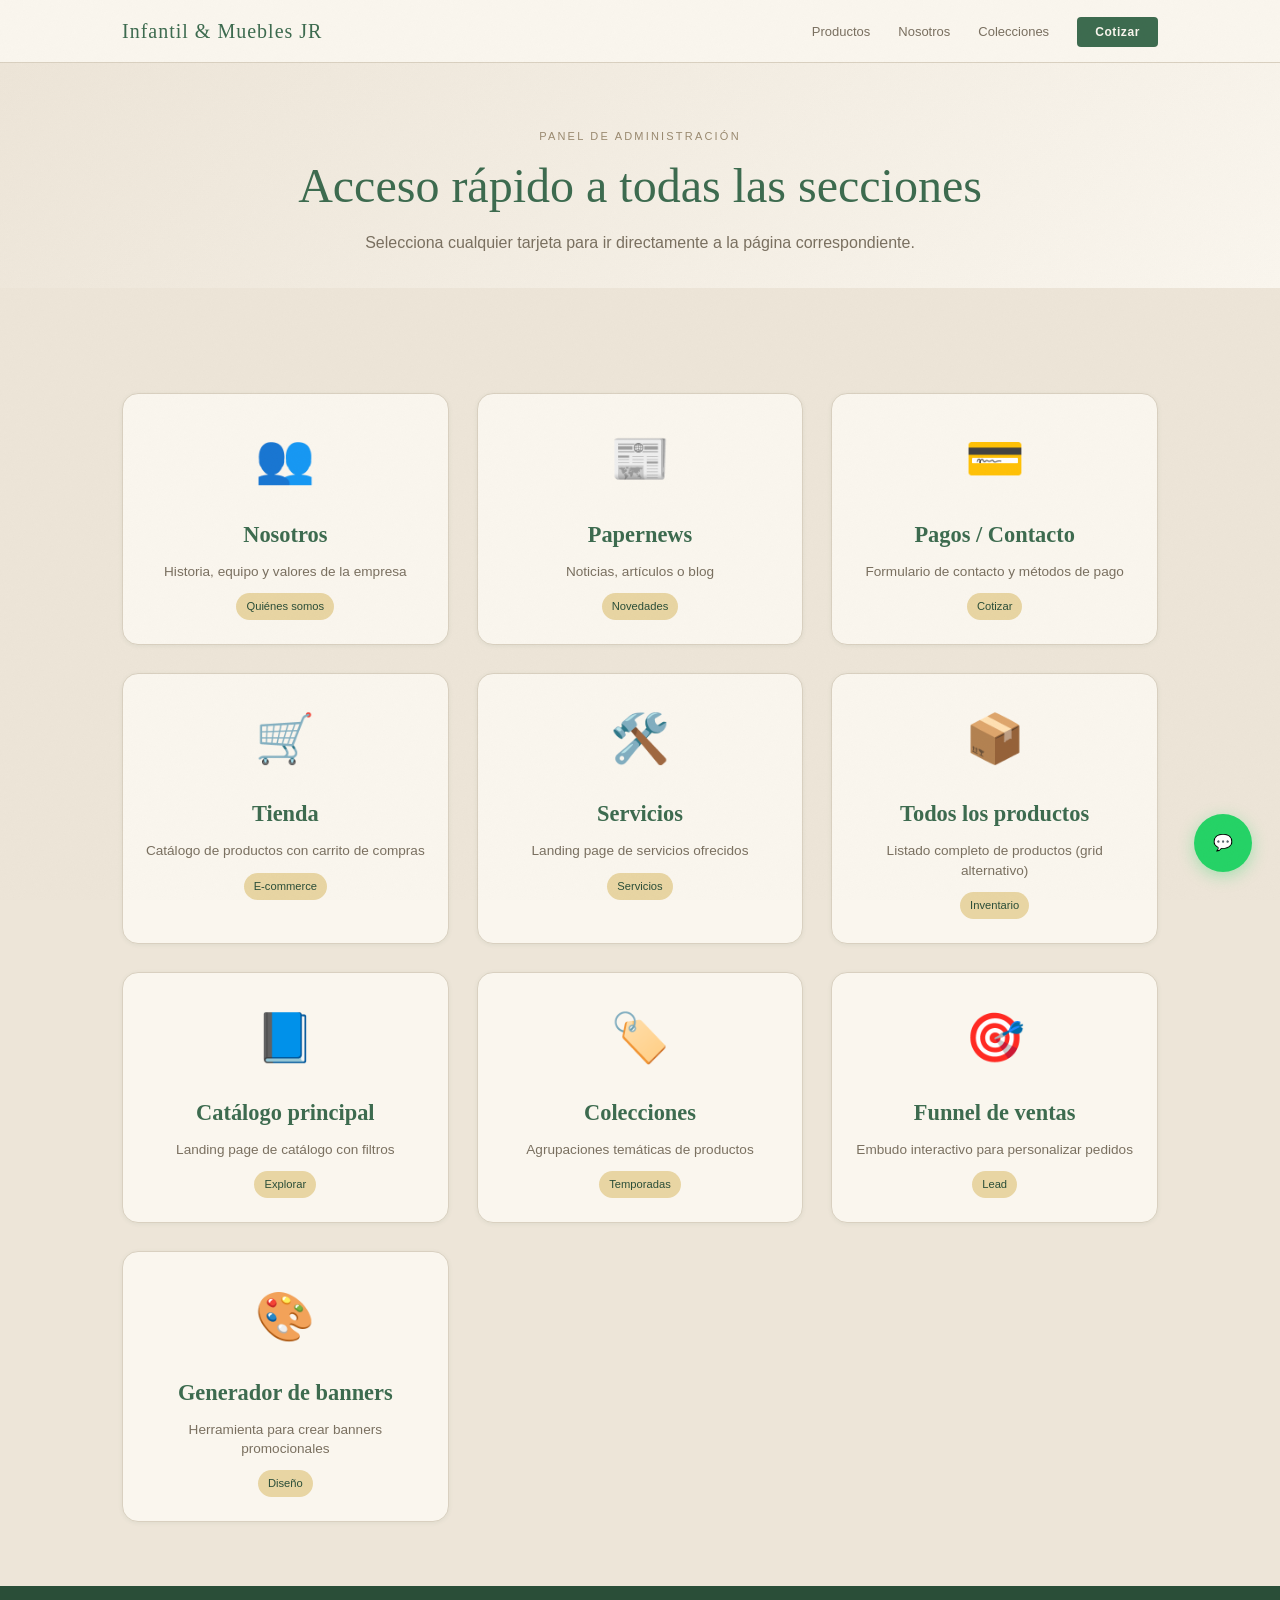
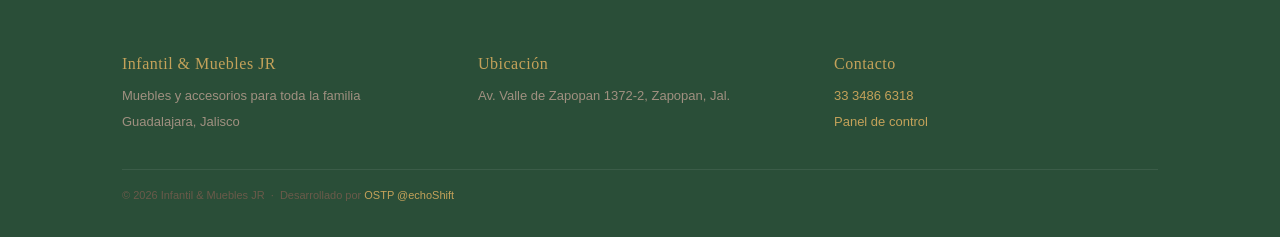
<file: index.html>
<!DOCTYPE html>
<html lang="es">
<head>
  <meta charset="UTF-8">
  <meta name="viewport" content="width=device-width, initial-scale=1.0">
  <meta name="description" content="Panel de control - Infantil & Muebles JR. Acceso rápido a todas las secciones del sitio.">
  <title>Panel de Control | Infantil Muebles JR</title>
  <link rel="icon" type="image/svg+xml" href="assets/img/favicon.svg">
  <link rel="apple-touch-icon" href="assets/img/favicon.svg">
  <!-- Estilos globales de la marca -->
  <link rel="stylesheet" href="assets/css/tokens.css">
  <link rel="stylesheet" href="assets/css/main.css">
  <link rel="stylesheet" href="assets/css/components.css">
  <link rel="stylesheet" href="assets/css/fx.css">
  <style>
    /* Ajustes específicos para el panel */
    .panel-grid {
      display: grid;
      grid-template-columns: repeat(auto-fill, minmax(260px, 1fr));
      gap: 28px;
      margin-top: 40px;
    }
    .panel-card {
      background: var(--vz-bg-alt);
      border: 1px solid var(--vz-border);
      border-radius: var(--vz-radius-lg);
      padding: 24px 20px;
      transition: all 0.25s ease;
      text-decoration: none;
      color: var(--vz-text);
      display: flex;
      flex-direction: column;
      align-items: center;
      text-align: center;
      box-shadow: var(--vz-shadow-sm);
    }
    .panel-card:hover {
      transform: translateY(-6px);
      border-color: var(--vz-accent);
      box-shadow: var(--vz-shadow-md);
    }
    .panel-icon {
      font-size: 3rem;
      margin-bottom: 16px;
    }
    .panel-title {
      font-family: var(--vz-font-display);
      font-size: 1.4rem;
      font-weight: 600;
      color: var(--vz-primary);
      margin-bottom: 8px;
    }
    .panel-desc {
      font-size: 0.85rem;
      color: var(--vz-text-muted);
      line-height: 1.4;
    }
    .badge {
      background: var(--vz-accent-light);
      color: var(--vz-primary-dark);
      font-size: 0.7rem;
      padding: 4px 10px;
      border-radius: 30px;
      margin-top: 12px;
      display: inline-block;
    }
    .hero-panel {
      background: linear-gradient(135deg, var(--vz-bg) 0%, var(--vz-bg-alt) 100%);
      padding: var(--vz-sp-xl) 0 var(--vz-sp-lg);
      border-bottom: 1px solid var(--vz-border-light);
      text-align: center;
    }
    .sub {
      color: var(--vz-text-muted);
      max-width: 600px;
      margin: 0 auto;
    }
    @media (max-width: 640px) {
      .panel-grid { gap: 16px; }
      .panel-card { padding: 18px; }
      .panel-icon { font-size: 2.4rem; }
      .panel-title { font-size: 1.2rem; }
    }
  </style>
</head>
<body>

<!-- Header (navegación similar al resto del sitio) -->
<nav class="vz-nav">
  <div class="vz-container">
    <div class="vz-nav-inner">
      <a href="index.html" class="vz-nav-logo">Infantil & Muebles JR</a>
      <ul class="vz-nav-links" id="nav-menu">
        <li><a href="catalogo-landingpage.html">Productos</a></li>
        <li><a href="nosotros.html">Nosotros</a></li>
        <li><a href="colecciones.html">Colecciones</a></li>
        <li><a href="paypage.html" class="vz-nav-cta">Cotizar</a></li>
      </ul>
      <button class="vz-nav-burger" id="nav-burger" aria-label="Menú">&#9776;</button>
    </div>
  </div>
</nav>

<!-- Hero del panel -->
<section class="hero-panel">
  <div class="vz-container">
    <p class="vz-eyebrow">Panel de administración</p>
    <h1 class="vz-h1">Acceso rápido a todas las secciones</h1>
    <p class="sub">Selecciona cualquier tarjeta para ir directamente a la página correspondiente.</p>
  </div>
</section>

<!-- Grid de botones / tarjetas -->
<section class="vz-section">
  <div class="vz-container">
    <div class="panel-grid">
      
      <!-- nosotros.html -->
      <a href="nosotros.html" class="panel-card">
        <div class="panel-icon">👥</div>
        <div class="panel-title">Nosotros</div>
        <div class="panel-desc">Historia, equipo y valores de la empresa</div>
        <span class="badge">Quiénes somos</span>
      </a>
      
      <!-- papernews.html (si existe) -->
      <a href="papernews.html" class="panel-card">
        <div class="panel-icon">📰</div>
        <div class="panel-title">Papernews</div>
        <div class="panel-desc">Noticias, artículos o blog</div>
        <span class="badge">Novedades</span>
      </a>
      
      <!-- paypage.html -->
      <a href="paypage.html" class="panel-card">
        <div class="panel-icon">💳</div>
        <div class="panel-title">Pagos / Contacto</div>
        <div class="panel-desc">Formulario de contacto y métodos de pago</div>
        <span class="badge">Cotizar</span>
      </a>
      
      <!-- salecar.html (tienda) -->
      <a href="salecar.html" class="panel-card">
        <div class="panel-icon">🛒</div>
        <div class="panel-title">Tienda</div>
        <div class="panel-desc">Catálogo de productos con carrito de compras</div>
        <span class="badge">E‑commerce</span>
      </a>
      
      <!-- servicios-landingpage.html -->
      <a href="servicios-landingpage.html" class="panel-card">
        <div class="panel-icon">🛠️</div>
        <div class="panel-title">Servicios</div>
        <div class="panel-desc">Landing page de servicios ofrecidos</div>
        <span class="badge">Servicios</span>
      </a>
      
      <!-- allproducts.html -->
      <a href="allproducts.html" class="panel-card">
        <div class="panel-icon">📦</div>
        <div class="panel-title">Todos los productos</div>
        <div class="panel-desc">Listado completo de productos (grid alternativo)</div>
        <span class="badge">Inventario</span>
      </a>
      
      <!-- catalogo-landingpage.html -->
      <a href="catalogo-landingpage.html" class="panel-card">
        <div class="panel-icon">📘</div>
        <div class="panel-title">Catálogo principal</div>
        <div class="panel-desc">Landing page de catálogo con filtros</div>
        <span class="badge">Explorar</span>
      </a>
      
      <!-- colecciones.html -->
      <a href="colecciones.html" class="panel-card">
        <div class="panel-icon">🏷️</div>
        <div class="panel-title">Colecciones</div>
        <div class="panel-desc">Agrupaciones temáticas de productos</div>
        <span class="badge">Temporadas</span>
      </a>
      
      <!-- funnel.html -->
      <a href="funnel.html" class="panel-card">
        <div class="panel-icon">🎯</div>
        <div class="panel-title">Funnel de ventas</div>
        <div class="panel-desc">Embudo interactivo para personalizar pedidos</div>
        <span class="badge">Lead</span>
      </a>
      
      <!-- imjr_banner_generator.html -->
      <a href="imjr_banner_generator.html" class="panel-card">
        <div class="panel-icon">🎨</div>
        <div class="panel-title">Generador de banners</div>
        <div class="panel-desc">Herramienta para crear banners promocionales</div>
        <span class="badge">Diseño</span>
      </a>
      
    </div>
  </div>
</section>

<!-- Footer similar al resto -->
<footer class="vz-footer">
  <div class="vz-container">
    <div class="vz-footer-grid">
      <div><div class="vz-footer-title">Infantil & Muebles JR</div><p>Muebles y accesorios para toda la familia</p><p>Guadalajara, Jalisco</p></div>
      <div><div class="vz-footer-title">Ubicación</div><p>Av. Valle de Zapopan 1372-2, Zapopan, Jal.</p></div>
      <div><div class="vz-footer-title">Contacto</div><p><a href="https://wa.me/523334866318">33 3486 6318</a></p><p><a href="index.html">Panel de control</a></p></div>
    </div>
    <div class="vz-footer-copy">&copy; 2026 Infantil & Muebles JR &nbsp;&middot;&nbsp; Desarrollado por <a href="https://ostp-echoshift.com" target="_blank" rel="noopener">OSTP @echoShift</a></div>
  </div>
</footer>

<!-- Botón flotante de WhatsApp -->
<a href="https://wa.me/523334866318" class="vz-wa-float" target="_blank" rel="noopener" aria-label="WhatsApp">💬</a>

<script>
  // Funcionalidad del menú responsive (burguer)
  const burger = document.getElementById('nav-burger');
  const menu = document.getElementById('nav-menu');
  if (burger && menu) {
    burger.addEventListener('click', () => menu.classList.toggle('open'));
  }

  // Scroll reveal para los elementos (opcional)
  const observer = new IntersectionObserver(entries => {
    entries.forEach(entry => {
      if (entry.isIntersecting) entry.target.classList.add('vz-in');
    });
  }, { threshold: 0.1 });
  document.querySelectorAll('.panel-card').forEach(card => {
    card.classList.add('vz-reveal');
    observer.observe(card);
  });
</script>
<script>
(function() {
    var btns = document.querySelectorAll('button');
    for(var i=0; i<btns.length; i++) {
        var btn = btns[i];
        if(!btn.hasAttribute('onclick') && !btn.hasAttribute('data-action') && !btn.closest('form')) {
            btn.setAttribute('onclick', "alert('Esta función estará disponible próximamente.');");
        }
    }
})();
</script>
<script>
(function() {
  var toggle = document.getElementById('menuToggle');
  var nav = document.getElementById('navLinks');
  if (toggle && nav) {
    toggle.addEventListener('click', function() {
      nav.classList.toggle('open');
    });
    // Cerrar menú al hacer clic en un enlace
    var links = nav.querySelectorAll('a');
    for (var i = 0; i < links.length; i++) {
      links[i].addEventListener('click', function() {
        nav.classList.remove('open');
      });
    }
  }
})();
</script>
</body>
</html>
</file>
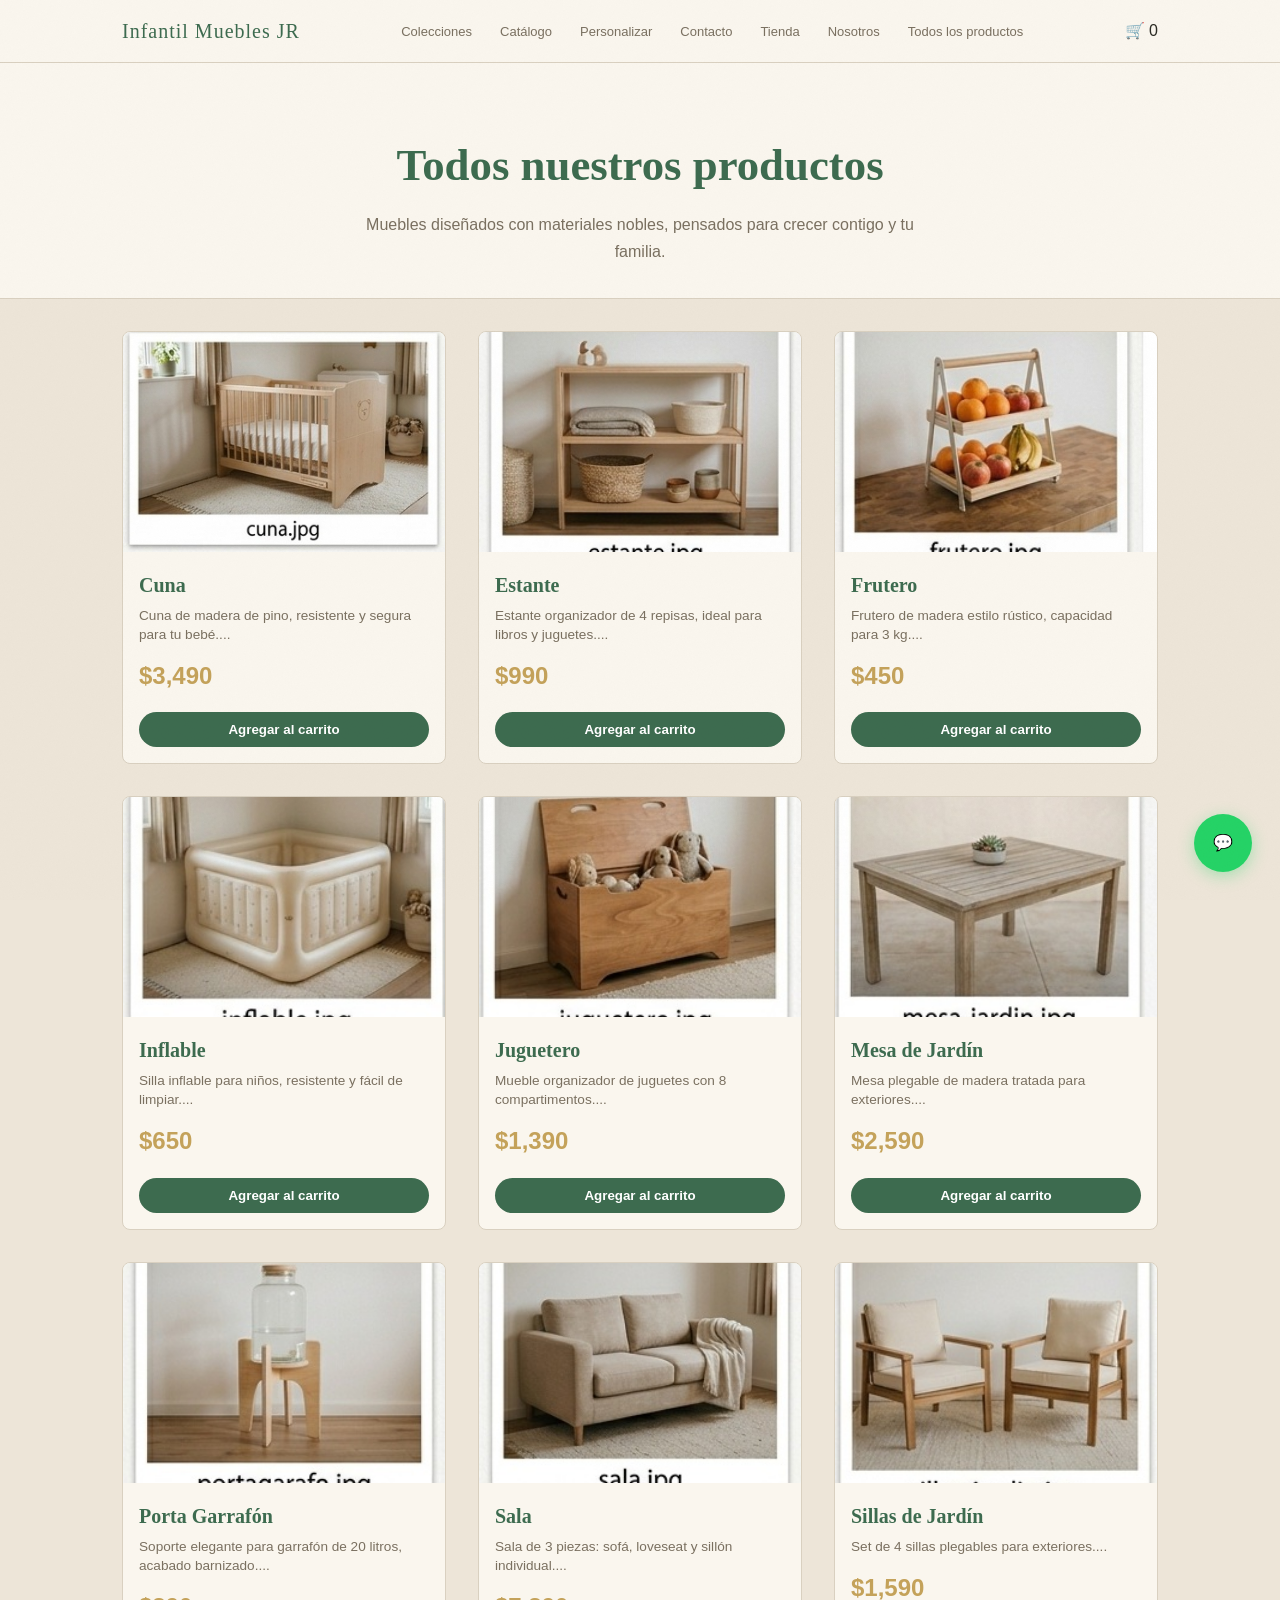
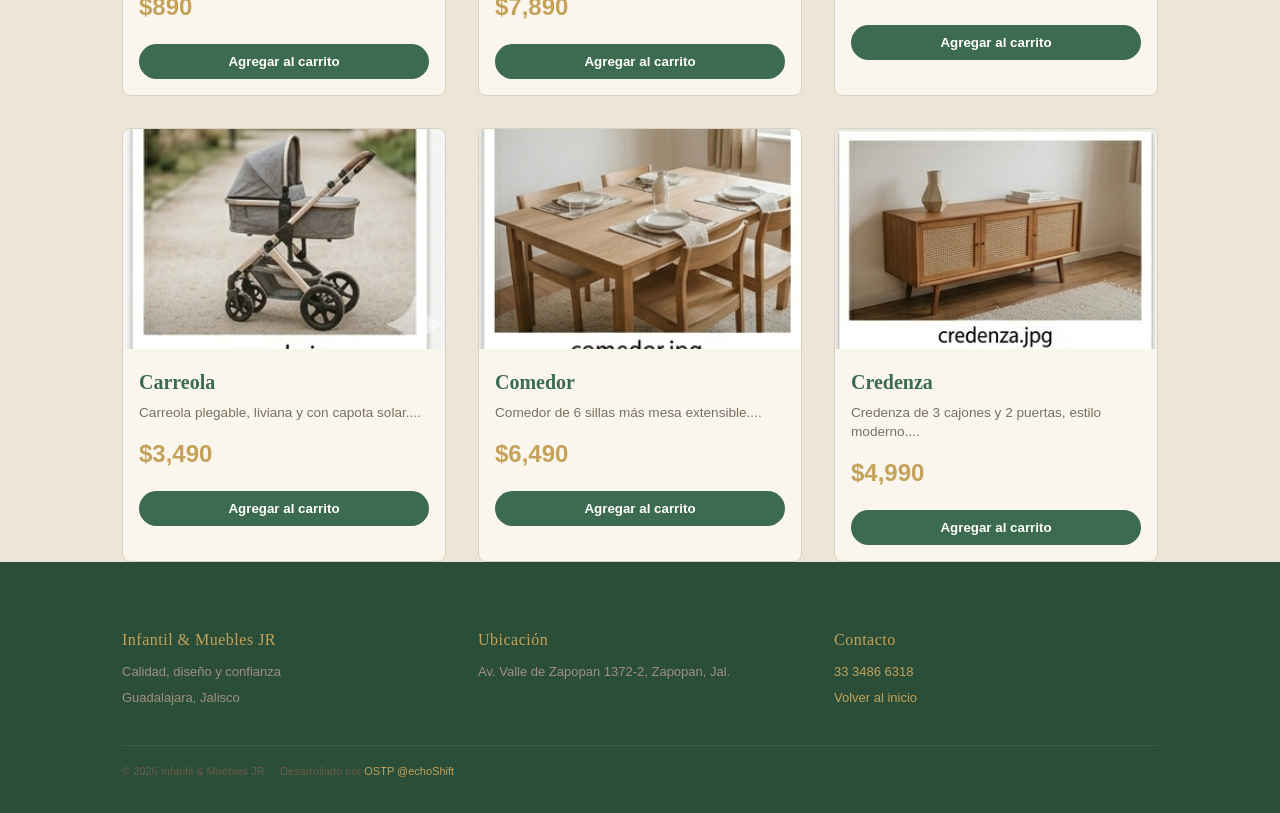
<file: allproducts.html>
<!DOCTYPE html>
<html lang="es">
<head>
  <meta charset="UTF-8">
  <meta name="viewport" content="width=device-width, initial-scale=1.0, user-scalable=yes">
  <title>Todos los productos | Infantil Muebles JR</title>
  <link rel="icon" type="image/svg+xml" href="assets/img/favicon.svg">
  <meta name="description" content="Descubre toda nuestra colección de muebles infantiles, de jardín, cocina y hogar. Calidad y diseño para toda la familia.">
  <link rel="preconnect" href="https://fonts.googleapis.com">
  <link href="https://fonts.googleapis.com/css2?family=Cormorant+Garamond:wght@300;400;600&family=DM+Sans:wght@300;400;500&display=swap" rel="stylesheet">
  <link rel="stylesheet" href="assets/css/tokens.css">
  <link rel="stylesheet" href="assets/css/main.css">
  <link rel="stylesheet" href="assets/css/components.css">
  <link rel="stylesheet" href="assets/css/fx.css">
  <style>
    /* Estilos específicos para la página de todos los productos */
    .productos-header {
      text-align: center;
      padding: var(--vz-sp-xl) 0 var(--vz-sp-lg);
      background: var(--vz-bg-alt);
      border-bottom: 1px solid var(--vz-border);
    }
    .productos-header h1 {
      font-family: var(--vz-font-display);
      font-size: 2.8rem;
      color: var(--vz-primary);
      margin-bottom: 0.5rem;
    }
    .productos-header p {
      color: var(--vz-text-muted);
      max-width: 600px;
      margin: 0 auto;
    }
    .productos-grid {
      display: grid;
      grid-template-columns: repeat(auto-fill, minmax(280px, 1fr));
      gap: var(--vz-sp-lg);
      margin-top: var(--vz-sp-lg);
    }
    .producto-card {
      background: var(--vz-bg-alt);
      border: 1px solid var(--vz-border);
      border-radius: var(--vz-radius-md);
      overflow: hidden;
      transition: transform 0.25s, box-shadow 0.25s;
    }
    .producto-card:hover {
      transform: translateY(-4px);
      box-shadow: var(--vz-shadow-md);
    }
    .producto-img {
      width: 100%;
      height: 220px;
      object-fit: cover;
      background: #EADBC6;
    }
    .producto-info {
      padding: var(--vz-sp-md);
    }
    .producto-nombre {
      font-family: var(--vz-font-display);
      font-size: 1.25rem;
      font-weight: 600;
      color: var(--vz-primary);
      margin-bottom: 4px;
    }
    .producto-desc {
      font-size: 0.85rem;
      color: var(--vz-text-muted);
      margin-bottom: 12px;
      line-height: 1.4;
    }
    .producto-precio {
      font-size: 1.5rem;
      font-weight: 700;
      color: var(--vz-accent);
      margin-bottom: 16px;
    }
    .btn-carrito {
      background: var(--vz-primary);
      color: white;
      border: none;
      padding: 10px 0;
      width: 100%;
      border-radius: 40px;
      font-weight: 600;
      cursor: pointer;
      transition: background 0.2s;
      font-family: var(--vz-font-body);
    }
    .btn-carrito:hover {
      background: var(--vz-primary-dark);
    }
    /* Modal carrito */
    .modal-cart {
      display: none;
      position: fixed;
      top: 0;
      left: 0;
      width: 100%;
      height: 100%;
      background: rgba(0,0,0,0.5);
      justify-content: center;
      align-items: center;
      z-index: 1000;
    }
    .modal-cart.open {
      display: flex;
    }
    .modal-content {
      background: var(--vz-bg-alt);
      max-width: 500px;
      width: 90%;
      border-radius: 20px;
      padding: 1.5rem;
      max-height: 80vh;
      overflow-y: auto;
    }
    .modal-header {
      display: flex;
      justify-content: space-between;
      align-items: center;
      margin-bottom: 1rem;
      font-size: 1.5rem;
      font-family: var(--vz-font-display);
      border-bottom: 1px solid var(--vz-border);
      padding-bottom: 0.5rem;
    }
    .cart-items {
      list-style: none;
      margin: 1rem 0;
    }
    .cart-item {
      display: flex;
      justify-content: space-between;
      margin-bottom: 0.8rem;
      padding-bottom: 0.5rem;
      border-bottom: 1px solid var(--vz-border-light);
    }
    .cart-item-info {
      flex: 2;
    }
    .cart-item-title {
      font-weight: 600;
    }
    .cart-item-price {
      font-size: 0.8rem;
      color: var(--vz-accent);
    }
    .cart-item-actions {
      display: flex;
      gap: 8px;
      align-items: center;
    }
    .cart-item-actions button {
      background: var(--vz-border);
      border: none;
      width: 28px;
      height: 28px;
      border-radius: 30px;
      cursor: pointer;
      font-weight: bold;
    }
    .cart-total {
      font-weight: bold;
      text-align: right;
      margin: 1rem 0;
      font-size: 1.2rem;
      border-top: 2px solid var(--vz-border);
      padding-top: 0.8rem;
    }
    .modal-actions {
      display: flex;
      gap: 0.5rem;
      margin-top: 1rem;
    }
    .modal-actions button {
      flex: 1;
      padding: 0.7rem;
      border: none;
      border-radius: 40px;
      font-weight: 600;
      cursor: pointer;
    }
    .btn-vaciar {
      background: #e0d5c5;
      color: #5a3e2a;
    }
    .btn-finalizar {
      background: var(--vz-primary);
      color: white;
    }
    .btn-cerrar {
      background: none;
      font-size: 1.8rem;
      cursor: pointer;
      border: none;
    }
    @media (max-width: 768px) {
      .productos-header h1 { font-size: 2rem; }
    }
    /* Ajustes responsivos adicionales */
    @media (max-width: 480px) {
      .productos-grid { gap: 16px; }
      .producto-img { height: 160px; }
      .producto-nombre { font-size: 1.1rem; }
      .producto-precio { font-size: 1.2rem; }
    }
  </style>
</head>
<body>

<!-- NAVEGACIÓN (usando clases de components.css + botón hamburguesa) -->
<nav class="vz-nav">
  <div class="vz-container">
    <div class="vz-nav-inner">
      <a href="index.html" class="vz-nav-logo">Infantil Muebles JR</a>
      <ul class="vz-nav-links" id="nav-menu">
        <li><a href="colecciones.html">Colecciones</a></li>
        <li><a href="catalogo-landingpage.html">Catálogo</a></li>
        <li><a href="funnel.html">Personalizar</a></li>
        <li><a href="paypage.html">Contacto</a></li>
        <li><a href="salecar.html">Tienda</a></li>
        <li><a href="nosotros.html">Nosotros</a></li>
        <li><a href="allproducts.html" class="active">Todos los productos</a></li>
      </ul>
      <button class="vz-nav-burger" id="nav-burger" aria-label="Menú">☰</button>
    </div>
  </div>
</nav>

<!-- Contenido principal -->
<main>
  <div class="productos-header">
    <h1>Todos nuestros productos</h1>
    <p>Muebles diseñados con materiales nobles, pensados para crecer contigo y tu familia.</p>
  </div>

  <div class="vz-container">
    <div class="productos-grid" id="productosGrid"></div>
  </div>
</main>

<!-- FOOTER (usando clases de components.css) -->
<footer class="vz-footer">
  <div class="vz-container">
    <div class="vz-footer-grid">
      <div>
        <div class="vz-footer-title">Infantil & Muebles JR</div>
        <p>Calidad, diseño y confianza</p>
        <p>Guadalajara, Jalisco</p>
      </div>
      <div>
        <div class="vz-footer-title">Ubicación</div>
        <p>Av. Valle de Zapopan 1372-2, Zapopan, Jal.</p>
      </div>
      <div>
        <div class="vz-footer-title">Contacto</div>
        <p><a href="https://wa.me/523334866318" target="_blank" rel="noopener">33 3486 6318</a></p>
        <p><a href="index.html">Volver al inicio</a></p>
      </div>
    </div>
    <div class="vz-footer-copy">
      &copy; 2026 Infantil & Muebles JR &nbsp;&middot;&nbsp;
      Desarrollado por <a href="https://ostp-echoshift.com" target="_blank" rel="noopener">OSTP @echoShift</a>
    </div>
  </div>
</footer>

<!-- Botón flotante de WhatsApp -->
<a href="https://wa.me/523334866318" class="vz-wa-float" target="_blank" rel="noopener" aria-label="WhatsApp">💬</a>

<!-- MODAL CARRITO -->
<div id="cartModal" class="modal-cart">
  <div class="modal-content">
    <div class="modal-header">
      <span>🛒 Tu carrito</span>
      <button class="btn-cerrar" id="closeModalBtn">&times;</button>
    </div>
    <div id="cartItemsList" class="cart-items"></div>
    <div id="cartTotal" class="cart-total">Total: $0</div>
    <div class="modal-actions">
      <button id="emptyCartBtn" class="btn-vaciar">Vaciar carrito</button>
      <button id="checkoutBtn" class="btn-finalizar">Finalizar compra</button>
    </div>
  </div>
</div>

<script>
// =================== PRODUCTOS CON RUTAS CORREGIDAS (según árbol de assets) ===================
const productos = [
  { id: 1, nombre: "Cuna", precio: 3490, img: "assets/img/productos/INFANTILES/cuneros/cuna.jpg", categoria: "infantil", descripcion: "Cuna de madera de pino, resistente y segura para tu bebé." },
  { id: 2, nombre: "Estante", precio: 990, img: "assets/img/productos/COCINA/ESTANTES/estante.jpg", categoria: "infantil", descripcion: "Estante organizador de 4 repisas, ideal para libros y juguetes." },
  { id: 3, nombre: "Frutero", precio: 450, img: "assets/img/productos/COCINA/FRUTEROS/frutero.jpg", categoria: "cocina", descripcion: "Frutero de madera estilo rústico, capacidad para 3 kg." },
  { id: 4, nombre: "Inflable", precio: 650, img: "assets/img/productos/JARDIN/inflable.jpg", categoria: "infantil", descripcion: "Silla inflable para niños, resistente y fácil de limpiar." },
  { id: 5, nombre: "Juguetero", precio: 1390, img: "assets/img/productos/INFANTILES/jugueteria/juguetero.jpg", categoria: "infantil", descripcion: "Mueble organizador de juguetes con 8 compartimentos." },
  { id: 6, nombre: "Mesa de Jardín", precio: 2590, img: "assets/img/productos/JARDIN/mesa-jardin.jpg", categoria: "jardin", descripcion: "Mesa plegable de madera tratada para exteriores." },
  { id: 7, nombre: "Porta Garrafón", precio: 890, img: "assets/img/productos/COCINA/PORTAGALLON/porta-garrafon.jpg", categoria: "hogar", descripcion: "Soporte elegante para garrafón de 20 litros, acabado barnizado." },
  { id: 8, nombre: "Sala", precio: 7890, img: "assets/img/productos/HOGAR/SALAS/sala01.jpg", categoria: "hogar", descripcion: "Sala de 3 piezas: sofá, loveseat y sillón individual." },
  { id: 9, nombre: "Sillas de Jardín", precio: 1590, img: "assets/img/productos/JARDIN/sillas-jardin.jpg", categoria: "jardin", descripcion: "Set de 4 sillas plegables para exteriores." },
  { id: 10, nombre: "Carreola", precio: 3490, img: "assets/img/productos/INFANTILES/carreolas/carreola.jpg", categoria: "infantil", descripcion: "Carreola plegable, liviana y con capota solar." },
  { id: 11, nombre: "Comedor", precio: 6490, img: "assets/img/productos/HOGAR/COMEDORES/comedor.jpg", categoria: "hogar", descripcion: "Comedor de 6 sillas más mesa extensible." },
  { id: 12, nombre: "Credenza", precio: 4990, img: "assets/img/productos/HOGAR/COMEDORES/credenza.jpg", categoria: "hogar", descripcion: "Credenza de 3 cajones y 2 puertas, estilo moderno." }
];

// =================== CARRITO (clave imjr_cart) ===================
let carrito = JSON.parse(localStorage.getItem('imjr_cart')) || [];

function guardarCarrito() {
  localStorage.setItem('imjr_cart', JSON.stringify(carrito));
  actualizarContadorCarrito();
  renderizarModalCarrito();
}

function actualizarContadorCarrito() {
  const totalItems = carrito.reduce((sum, item) => sum + item.cantidad, 0);
  const contador = document.getElementById('cartCount');
  if (contador) contador.innerText = totalItems;
}

function agregarAlCarrito(producto) {
  const existente = carrito.find(item => item.id === producto.id);
  if (existente) {
    existente.cantidad++;
  } else {
    carrito.push({
      id: producto.id,
      nombre: producto.nombre,
      precio: producto.precio,
      cantidad: 1,
      img: producto.img
    });
  }
  guardarCarrito();
  mostrarNotificacion(`${producto.nombre} añadido al carrito`);
}

function eliminarDelCarrito(id) {
  carrito = carrito.filter(item => item.id !== id);
  guardarCarrito();
}

function cambiarCantidad(id, delta) {
  const item = carrito.find(i => i.id === id);
  if (item) {
    const nuevaCant = item.cantidad + delta;
    if (nuevaCant <= 0) {
      eliminarDelCarrito(id);
    } else {
      item.cantidad = nuevaCant;
      guardarCarrito();
    }
  }
}

function vaciarCarrito() {
  carrito = [];
  guardarCarrito();
}

function mostrarNotificacion(mensaje) {
  const toast = document.createElement('div');
  toast.textContent = mensaje;
  toast.style.position = 'fixed';
  toast.style.bottom = '20px';
  toast.style.left = '50%';
  toast.style.transform = 'translateX(-50%)';
  toast.style.backgroundColor = '#3D6B4F';
  toast.style.color = 'white';
  toast.style.padding = '10px 20px';
  toast.style.borderRadius = '40px';
  toast.style.zIndex = '1100';
  toast.style.fontSize = '0.85rem';
  document.body.appendChild(toast);
  setTimeout(() => toast.remove(), 2000);
}

function renderizarModalCarrito() {
  const container = document.getElementById('cartItemsList');
  const totalSpan = document.getElementById('cartTotal');
  if (!container) return;
  if (carrito.length === 0) {
    container.innerHTML = '<div style="text-align:center; padding:20px;">🛒 El carrito está vacío</div>';
    totalSpan.innerText = 'Total: $0';
    return;
  }
  let total = 0;
  let html = '';
  carrito.forEach(item => {
    const subtotal = item.precio * item.cantidad;
    total += subtotal;
    html += `
      <li class="cart-item">
        <div class="cart-item-info">
          <div class="cart-item-title">${escapeHtml(item.nombre)}</div>
          <div class="cart-item-price">$${item.precio.toLocaleString('es-MX')} x ${item.cantidad}</div>
        </div>
        <div class="cart-item-actions">
          <button onclick="cambiarCantidad(${item.id}, -1)">-</button>
          <span>${item.cantidad}</span>
          <button onclick="cambiarCantidad(${item.id}, 1)">+</button>
          <button onclick="eliminarDelCarrito(${item.id})" style="background:#D4B48C;">🗑️</button>
        </div>
      </li>
    `;
  });
  container.innerHTML = html;
  totalSpan.innerText = `Total: $${total.toLocaleString('es-MX')}`;
}

function finalizarCompra() {
  if (carrito.length === 0) {
    alert('Tu carrito está vacío. Agrega productos antes de finalizar.');
    return;
  }
  localStorage.setItem('imjr_cart', JSON.stringify(carrito));
  window.location.href = 'paypage.html';
}

function escapeHtml(str) {
  return str.replace(/[&<>]/g, function(m) {
    if (m === '&') return '&amp;';
    if (m === '<') return '&lt;';
    if (m === '>') return '&gt;';
    return m;
  });
}

// =================== MODAL CARRITO ===================
const modal = document.getElementById('cartModal');
const cartIcon = document.getElementById('cartIcon');
const closeModalBtn = document.getElementById('closeModalBtn');
const emptyCartBtn = document.getElementById('emptyCartBtn');
const checkoutBtn = document.getElementById('checkoutBtn');

function abrirModal() {
  renderizarModalCarrito();
  modal.classList.add('open');
}
function cerrarModal() {
  modal.classList.remove('open');
}
if (cartIcon) cartIcon.addEventListener('click', abrirModal);
if (closeModalBtn) closeModalBtn.addEventListener('click', cerrarModal);
if (emptyCartBtn) emptyCartBtn.addEventListener('click', () => {
  vaciarCarrito();
  if (modal.classList.contains('open')) renderizarModalCarrito();
});
if (checkoutBtn) checkoutBtn.addEventListener('click', finalizarCompra);
window.addEventListener('click', (e) => {
  if (e.target === modal) cerrarModal();
});

// =================== RENDERIZAR PRODUCTOS ===================
function renderizarProductos() {
  const grid = document.getElementById('productosGrid');
  if (!grid) return;
  grid.innerHTML = productos.map(p => `
    <div class="producto-card">
      <img class="producto-img" src="${p.img}" alt="${escapeHtml(p.nombre)}" onerror="this.src='data:image/svg+xml,%3Csvg xmlns=%22http://www.w3.org/2000/svg%22 width=%22100%22 height=%22100%22%3E%3Crect fill=%22%23e8dccc%22 width=%22100%22 height=%22100%22/%3E%3Ctext x=%2250%25%22 y=%2250%25%22 dominant-baseline=%22middle%22 text-anchor=%22middle%22 fill=%22%238b5a2b%22 font-size=%2210%22%3ESin imagen%3C/text%3E%3C/svg%3E'">
      <div class="producto-info">
        <div class="producto-nombre">${escapeHtml(p.nombre)}</div>
        <div class="producto-desc">${escapeHtml(p.descripcion.substring(0, 80))}...</div>
        <div class="producto-precio">$${p.precio.toLocaleString('es-MX')}</div>
        <button class="btn-carrito" data-id="${p.id}">Agregar al carrito</button>
      </div>
    </div>
  `).join('');

  document.querySelectorAll('.btn-carrito').forEach(btn => {
    btn.addEventListener('click', () => {
      const id = parseInt(btn.getAttribute('data-id'));
      const producto = productos.find(p => p.id === id);
      if (producto) agregarAlCarrito(producto);
    });
  });
}

// =================== INICIALIZACIÓN ===================
renderizarProductos();
actualizarContadorCarrito();

// Sincronizar carrito entre pestañas
window.addEventListener('storage', (e) => {
  if (e.key === 'imjr_cart') {
    carrito = JSON.parse(e.newValue) || [];
    actualizarContadorCarrito();
    if (modal.classList.contains('open')) renderizarModalCarrito();
  }
});

// =================== MENÚ HAMBURGUESA ===================
const burger = document.getElementById('nav-burger');
const menu = document.getElementById('nav-menu');
if (burger && menu) {
  burger.addEventListener('click', () => {
    menu.classList.toggle('open');
  });
  // Cierra el menú al hacer clic en un enlace
  const links = menu.querySelectorAll('a');
  links.forEach(link => {
    link.addEventListener('click', () => menu.classList.remove('open'));
  });
}

// =================== BOTONES SIN ACCIÓN (RESPALDO) ===================
(function() {
  const btns = document.querySelectorAll('button');
  for (let i = 0; i < btns.length; i++) {
    const btn = btns[i];
    if (!btn.hasAttribute('onclick') && !btn.hasAttribute('data-action') && !btn.closest('form')) {
      btn.setAttribute('onclick', "alert('Esta función estará disponible próximamente.');");
    }
  }
})();
</script>

<!-- El contador del carrito necesita un elemento con id="cartCount" -->
<!-- Lo agregamos dentro del icono del carrito, pero como no hay un elemento .cart-icon en este header (usamos vz-nav), debemos inyectar el ícono manualmente o modificar el nav. Para mantener consistencia, agregamos un div con clase cart-icon y id cartIcon en el nav. -->
<script>
  // Añadir el ícono del carrito al nav porque el template de vz-nav no lo tiene
  (function() {
    const navInner = document.querySelector('.vz-nav-inner');
    if (navInner && !document.getElementById('cartIcon')) {
      const cartDiv = document.createElement('div');
      cartDiv.className = 'cart-icon';
      cartDiv.id = 'cartIcon';
      cartDiv.innerHTML = '🛒 <span class="cart-count" id="cartCount">0</span>';
      cartDiv.style.cursor = 'pointer';
      navInner.appendChild(cartDiv);
    }
  })();
</script>

</body>
</html>
</file>
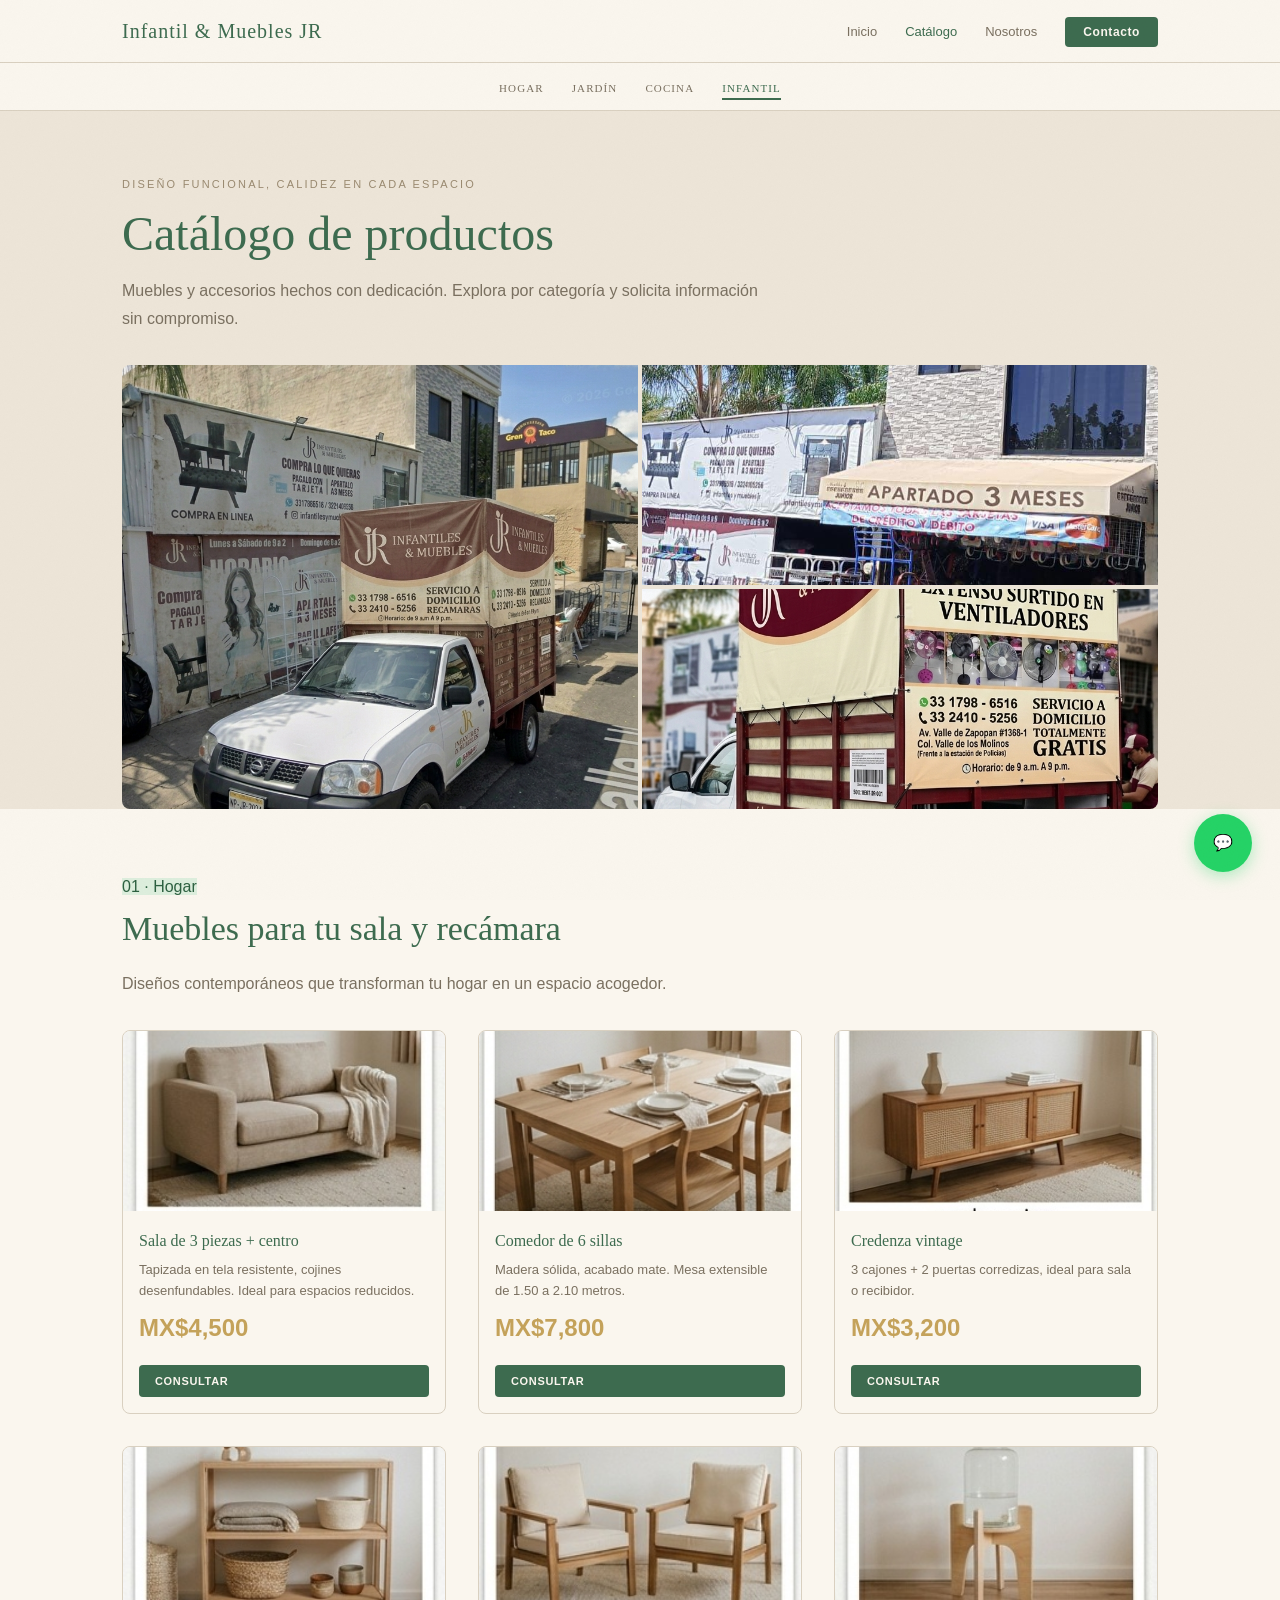
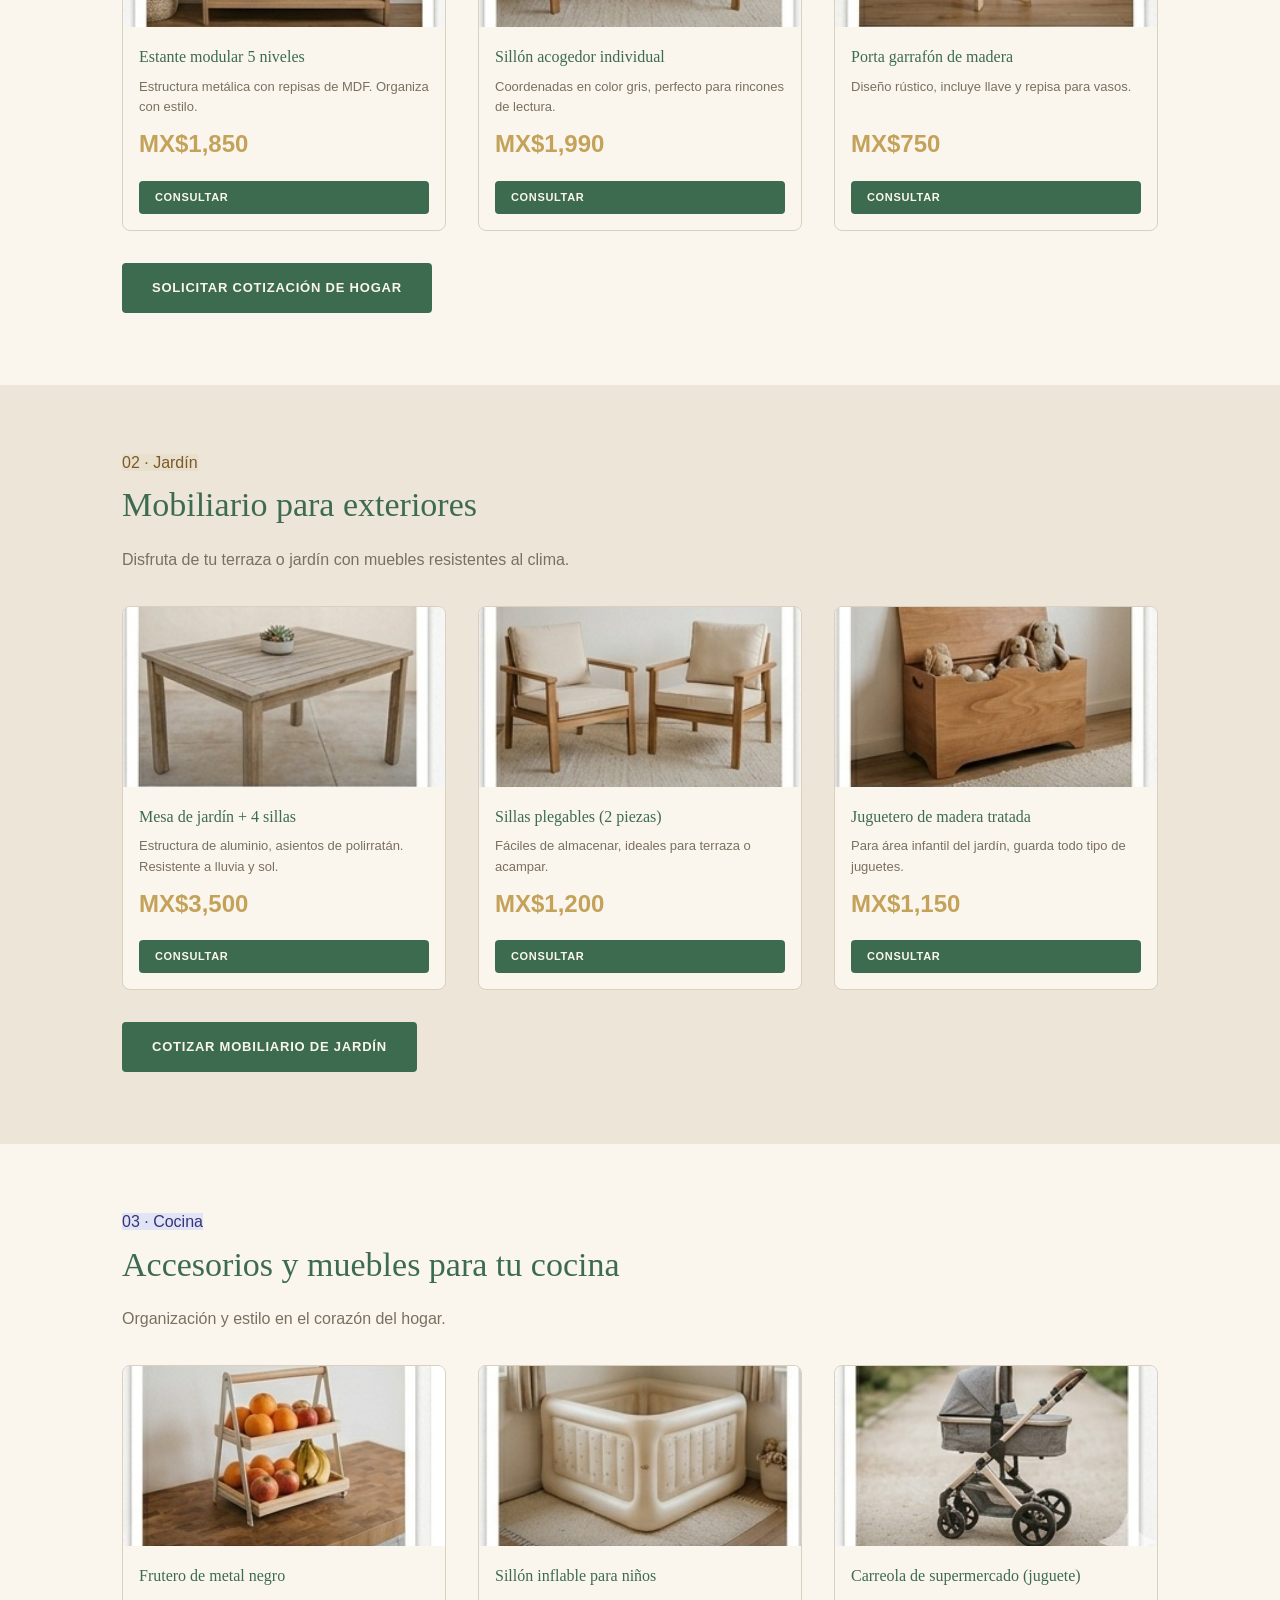
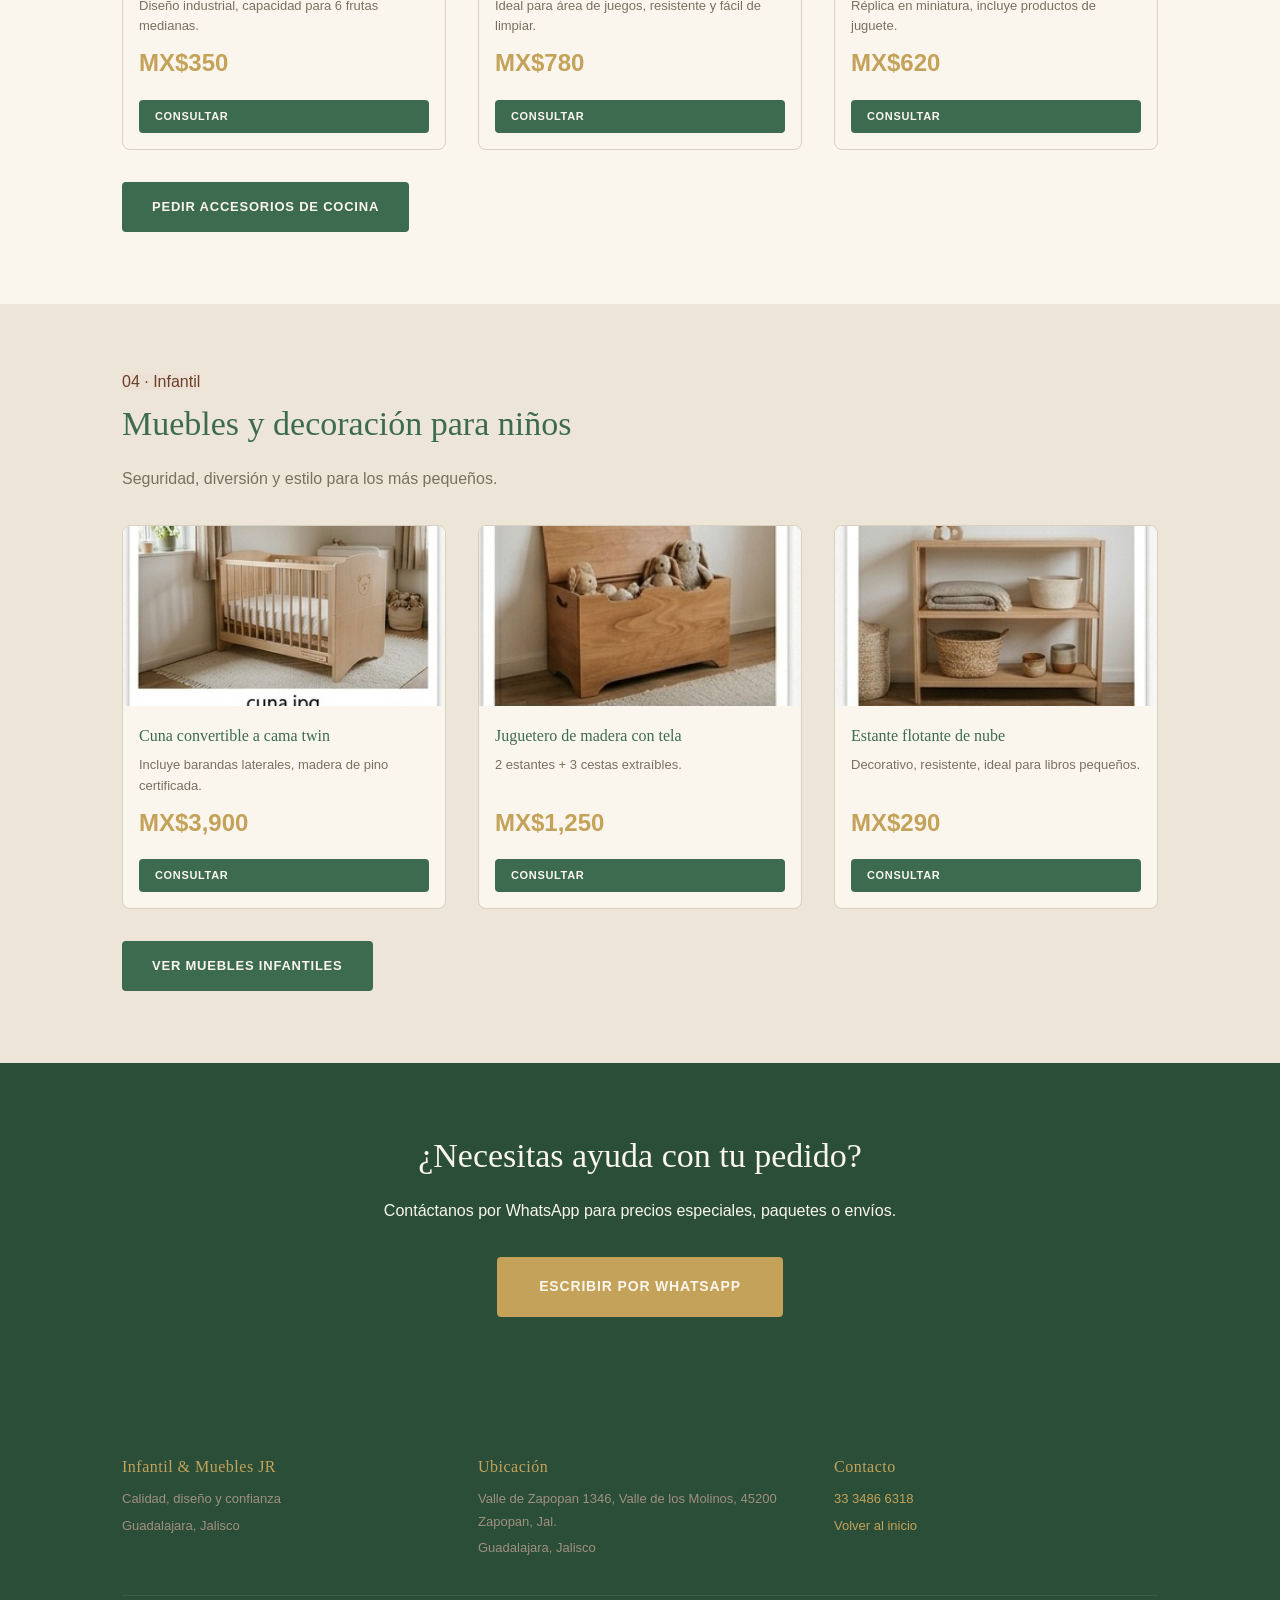
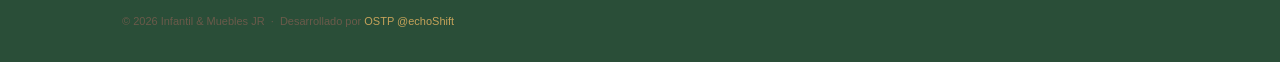
<file: catalogo-landingpage.html>
<!DOCTYPE html>
<html lang="es">
<head>
  <meta charset="UTF-8">
  <meta name="viewport" content="width=device-width, initial-scale=1.0, user-scalable=yes">
  <meta name="description" content="Catálogo de muebles y productos para el hogar, jardín, cocina e infantil. Infantil & Muebles JR - Calidad y diseño.">
  <meta name="theme-color" content="#3D6B4F">
  <title>Catálogo | Infantil & Muebles JR</title>
  <link rel="icon" type="image/svg+xml" href="assets/img/favicon.svg">
  <link rel="stylesheet" href="assets/css/tokens.css">
  <link rel="stylesheet" href="assets/css/main.css">
  <link rel="stylesheet" href="assets/css/components.css">
  <link rel="stylesheet" href="assets/css/fx.css">
  <style>
    /* ---- Jump bar ---- */
    .seg-bar{position:sticky;top:56px;background:var(--vz-bg-alt);border-bottom:1px solid var(--vz-border);z-index:90;padding:10px 0}
    .seg-bar ul{display:flex;justify-content:center;gap:28px;list-style:none;flex-wrap:wrap}
    .seg-bar a{font-family:var(--vz-font-display);font-size:11px;color:var(--vz-text-muted);text-decoration:none;letter-spacing:.1em;text-transform:uppercase;padding:4px 0;border-bottom:2px solid transparent;transition:color .2s,border-color .2s}
    .seg-bar a:hover,.seg-bar a.active{color:var(--vz-primary);border-bottom-color:var(--vz-primary)}
    .seg-anchor{display:block;position:relative;top:-72px;visibility:hidden}

    /* ---- Price card (producto) ---- */
    .price-card{
      background:var(--vz-bg-alt);
      border:1px solid var(--vz-border);
      border-radius:var(--vz-radius-md);
      overflow:hidden;
      display:flex;flex-direction:column;
      transition:box-shadow .25s,transform .25s,border-color .25s;
    }
    .price-card:hover{
      border-color:var(--vz-primary-light);
      box-shadow:0 8px 24px rgba(61,107,79,.12);
      transform:translateY(-3px);
    }
    .price-img{
      width:100%;height:180px;
      object-fit:cover;object-position:center;
      display:block;
    }
    .price-img-placeholder{
      width:100%;height:180px;
      background:linear-gradient(135deg,var(--vz-bg) 0%,var(--vz-border) 100%);
      display:flex;align-items:center;justify-content:center;
      color:var(--vz-text-light);font-size:12px;letter-spacing:.08em;
    }
    .price-body{padding:var(--vz-sp-md);flex:1;display:flex;flex-direction:column;gap:6px}
    .price-name{font-family:var(--vz-font-display);font-size:16px;color:var(--vz-primary);margin-bottom:0}
    .price-desc{font-size:13px;color:var(--vz-text-muted);line-height:1.6;flex:1}
    .price-amount{font-size:24px;font-weight:700;color:var(--vz-accent);margin-top:auto}
    .price-free{font-size:12px;color:var(--vz-text-light);font-style:italic}
    .price-cta{
      margin-top:10px;
      display:inline-block;
      font-size:11px;padding:7px 16px;
      border-radius:var(--vz-radius-sm);
      background:var(--vz-primary);color:var(--vz-bg-alt);
      font-weight:600;letter-spacing:.06em;text-transform:uppercase;
      text-decoration:none;transition:opacity .2s;
    }
    .price-cta:hover{opacity:.85}

    /* Mosaico de imágenes (espacio físico) */
    .hero-mosaic{
      display:grid;
      grid-template-columns:1fr 1fr;
      grid-template-rows:220px 220px;
      gap:4px;
      border-radius:var(--vz-radius-md);
      overflow:hidden;
      margin-top:var(--vz-sp-lg);
    }
    .hero-mosaic img{width:100%;height:100%;object-fit:cover;display:block}
    .hero-mosaic .tile-tall{grid-row:1/3}

    @media(max-width:600px){
      .hero-mosaic{grid-template-columns:1fr;grid-template-rows:auto}
      .hero-mosaic .tile-tall{grid-row:auto}
      .price-img{height:140px}
    }
    /* Asegurar que el menú responsive herede lo que ya tiene main.css */
    @media (max-width: 768px) {
      .vz-nav-links { display: none; }
      .vz-nav-links.open { display: flex; }
    }
  </style>
</head>
<body>

<!-- NAVEGACIÓN (con botón hamburguesa responsive) -->
<nav class="vz-nav">
  <div class="vz-container">
    <div class="vz-nav-inner">
      <a href="index.html" class="vz-nav-logo">Infantil & Muebles JR</a>
      <ul class="vz-nav-links" id="nav-menu">
        <li><a href="index.html">Inicio</a></li>
        <li><a href="catalogo-landingpage.html" style="color:var(--vz-primary)">Catálogo</a></li>
        <li><a href="nosotros.html">Nosotros</a></li>
        <li><a href="paypage.html" class="vz-nav-cta">Contacto</a></li>
      </ul>
      <button class="vz-nav-burger" id="nav-burger" aria-label="Menú">☰</button>
    </div>
  </div>
</nav>

<!-- JUMP BAR (categorías) -->
<nav class="seg-bar" id="seg-bar">
  <ul>
    <li><a href="#hogar" class="active">Hogar</a></li>
    <li><a href="#jardin">Jardín</a></li>
    <li><a href="#cocina">Cocina</a></li>
    <li><a href="#infantil">Infantil</a></li>
  </ul>
</nav>

<!-- HEADER con mosaico -->
<section class="vz-section" style="padding-bottom:0">
  <div class="vz-container">
    <p class="vz-eyebrow">Diseño funcional, calidez en cada espacio</p>
    <h1 class="vz-h1">Catálogo de productos</h1>
    <p class="vz-body">Muebles y accesorios hechos con dedicación. Explora por categoría y solicita información sin compromiso.</p>

    <!-- Mosaico representativo de la tienda (ajústalo con tus imágenes reales) -->
    <div class="hero-mosaic">
      <img src="assets/img/espacios/lobby.jpeg" alt="Sala de exhibición" class="tile-tall"
           onerror="this.style.display='none'">
      <img src="assets/img/espacios/fachada.jpeg" alt="Fachada tienda"
           onerror="this.style.display='none'">
      <img src="assets/img/espacios/pliblic01.jpg" alt="Ambiente Hogar"
           onerror="this.style.display='none'">
    </div>
  </div>
</section>

<!-- ============ HOGAR ============ -->
<span class="seg-anchor" id="hogar"></span>
<section class="vz-section vz-bg-alt">
  <div class="vz-container">
    <span class="seg-tag tag-Infantil" style="background:#ddeedd;color:#2d6040">01 · Hogar</span>
    <h2 class="vz-h2">Muebles para tu sala y recámara</h2>
    <p class="vz-body">Diseños contemporáneos que transforman tu hogar en un espacio acogedor.</p>
    <div class="vz-grid-3" style="margin-top:var(--vz-sp-lg)">

      <div class="price-card">
        <img src="assets/img/productos/HOGAR/SALAS/sala01.jpg" alt="Sala moderna" class="price-img"
             onerror="this.outerHTML='<div class=price-img-placeholder>Sala</div>'">
        <div class="price-body">
          <div class="price-name">Sala de 3 piezas + centro</div>
          <div class="price-desc">Tapizada en tela resistente, cojines desenfundables. Ideal para espacios reducidos.</div>
          <div class="price-amount">MX$4,500</div>
          <a href="https://wa.me/523334866318?text=Hola%2C%20quiero%20información%20sobre%20Sala%20de%203%20piezas" class="price-cta" target="_blank" rel="noopener">Consultar</a>
        </div>
      </div>

      <div class="price-card">
        <img src="assets/img/productos/HOGAR/COMEDORES/comedor.jpg" alt="Comedor rústico" class="price-img"
             onerror="this.outerHTML='<div class=price-img-placeholder>Comedor</div>'">
        <div class="price-body">
          <div class="price-name">Comedor de 6 sillas</div>
          <div class="price-desc">Madera sólida, acabado mate. Mesa extensible de 1.50 a 2.10 metros.</div>
          <div class="price-amount">MX$7,800</div>
          <a href="https://wa.me/523334866318?text=Hola%2C%20quiero%20información%20sobre%20Comedor%20de%206%20sillas" class="price-cta" target="_blank" rel="noopener">Consultar</a>
        </div>
      </div>

      <div class="price-card">
        <img src="assets/img/productos/HOGAR/COMEDORES/credenza.jpg" alt="Credenza" class="price-img"
             onerror="this.outerHTML='<div class=price-img-placeholder>Credenza</div>'">
        <div class="price-body">
          <div class="price-name">Credenza vintage</div>
          <div class="price-desc">3 cajones + 2 puertas corredizas, ideal para sala o recibidor.</div>
          <div class="price-amount">MX$3,200</div>
          <a href="https://wa.me/523334866318?text=Hola%2C%20quiero%20información%20sobre%20Credenza%20vintage" class="price-cta" target="_blank" rel="noopener">Consultar</a>
        </div>
      </div>

      <div class="price-card">
        <img src="assets/img/productos/COCINA/ESTANTES/estante.jpg" alt="Estante modular" class="price-img"
             onerror="this.outerHTML='<div class=price-img-placeholder>Estante</div>'">
        <div class="price-body">
          <div class="price-name">Estante modular 5 niveles</div>
          <div class="price-desc">Estructura metálica con repisas de MDF. Organiza con estilo.</div>
          <div class="price-amount">MX$1,850</div>
          <a href="https://wa.me/523334866318?text=Hola%2C%20quiero%20información%20sobre%20Estante%20modular" class="price-cta" target="_blank" rel="noopener">Consultar</a>
        </div>
      </div>

      <div class="price-card">
        <img src="assets/img/productos/JARDIN/sillas-jardin.jpg" alt="Sillón acogedor" class="price-img"
             onerror="this.outerHTML='<div class=price-img-placeholder>Sillón</div>'">
        <div class="price-body">
          <div class="price-name">Sillón acogedor individual</div>
          <div class="price-desc">Coordenadas en color gris, perfecto para rincones de lectura.</div>
          <div class="price-amount">MX$1,990</div>
          <a href="https://wa.me/523334866318?text=Hola%2C%20quiero%20información%20sobre%20Sillón%20acogedor" class="price-cta" target="_blank" rel="noopener">Consultar</a>
        </div>
      </div>

      <div class="price-card">
        <img src="assets/img/productos/COCINA/PORTAGALLON/porta-garrafon.jpg" alt="Porta garrafón" class="price-img"
             onerror="this.outerHTML='<div class=price-img-placeholder>Porta garrafón</div>'">
        <div class="price-body">
          <div class="price-name">Porta garrafón de madera</div>
          <div class="price-desc">Diseño rústico, incluye llave y repisa para vasos.</div>
          <div class="price-amount">MX$750</div>
          <a href="https://wa.me/523334866318?text=Hola%2C%20quiero%20información%20sobre%20Porta%20garrafón" class="price-cta" target="_blank" rel="noopener">Consultar</a>
        </div>
      </div>

    </div>
    <div style="margin-top:var(--vz-sp-lg)">
      <a href="paypage.html" class="vz-btn-primary">Solicitar cotización de Hogar</a>
    </div>
  </div>
</section>

<!-- ============ JARDÍN ============ -->
<span class="seg-anchor" id="jardin"></span>
<section class="vz-section">
  <div class="vz-container">
    <span class="seg-tag tag-Jardin" style="background:#e8e0cc;color:#7a5a28">02 · Jardín</span>
    <h2 class="vz-h2">Mobiliario para exteriores</h2>
    <p class="vz-body">Disfruta de tu terraza o jardín con muebles resistentes al clima.</p>
    <div class="vz-grid-3" style="margin-top:var(--vz-sp-lg)">

      <div class="price-card">
        <img src="assets/img/productos/JARDIN/mesa-jardin.jpg" alt="Mesa de jardín" class="price-img"
             onerror="this.outerHTML='<div class=price-img-placeholder>Mesa jardín</div>'">
        <div class="price-body">
          <div class="price-name">Mesa de jardín + 4 sillas</div>
          <div class="price-desc">Estructura de aluminio, asientos de polirratán. Resistente a lluvia y sol.</div>
          <div class="price-amount">MX$3,500</div>
          <a href="https://wa.me/523334866318?text=Hola%2C%20quiero%20información%20sobre%20Mesa%20de%20jardín" class="price-cta" target="_blank" rel="noopener">Consultar</a>
        </div>
      </div>

      <div class="price-card">
        <img src="assets/img/productos/JARDIN/sillas-jardin.jpg" alt="Sillas plegables" class="price-img"
             onerror="this.outerHTML='<div class=price-img-placeholder>Sillas jardín</div>'">
        <div class="price-body">
          <div class="price-name">Sillas plegables (2 piezas)</div>
          <div class="price-desc">Fáciles de almacenar, ideales para terraza o acampar.</div>
          <div class="price-amount">MX$1,200</div>
          <a href="https://wa.me/523334866318?text=Hola%2C%20quiero%20información%20sobre%20Sillas%20plegables" class="price-cta" target="_blank" rel="noopener">Consultar</a>
        </div>
      </div>

      <div class="price-card">
        <img src="assets/img/productos/INFANTILES/jugueteria/juguetero.jpg" alt="Juguetero exterior" class="price-img"
             onerror="this.outerHTML='<div class=price-img-placeholder>Juguetero</div>'">
        <div class="price-body">
          <div class="price-name">Juguetero de madera tratada</div>
          <div class="price-desc">Para área infantil del jardín, guarda todo tipo de juguetes.</div>
          <div class="price-amount">MX$1,150</div>
          <a href="https://wa.me/523334866318?text=Hola%2C%20quiero%20información%20sobre%20Juguetero%20exterior" class="price-cta" target="_blank" rel="noopener">Consultar</a>
        </div>
      </div>

    </div>
    <div style="margin-top:var(--vz-sp-lg)">
      <a href="paypage.html" class="vz-btn-primary">Cotizar mobiliario de Jardín</a>
    </div>
  </div>
</section>

<!-- ============ COCINA ============ -->
<span class="seg-anchor" id="cocina"></span>
<section class="vz-section vz-bg-alt">
  <div class="vz-container">
    <span class="seg-tag tag-Cocina" style="background:#e0e4f4;color:#3a3278">03 · Cocina</span>
    <h2 class="vz-h2">Accesorios y muebles para tu cocina</h2>
    <p class="vz-body">Organización y estilo en el corazón del hogar.</p>
    <div class="vz-grid-3" style="margin-top:var(--vz-sp-lg)">

      <div class="price-card">
        <img src="assets/img/productos/COCINA/FRUTEROS/frutero.jpg" alt="Frutero de metal" class="price-img"
             onerror="this.outerHTML='<div class=price-img-placeholder>Frutero</div>'">
        <div class="price-body">
          <div class="price-name">Frutero de metal negro</div>
          <div class="price-desc">Diseño industrial, capacidad para 6 frutas medianas.</div>
          <div class="price-amount">MX$350</div>
          <a href="https://wa.me/523334866318?text=Hola%2C%20quiero%20información%20sobre%20Frutero%20metal" class="price-cta" target="_blank" rel="noopener">Consultar</a>
        </div>
      </div>

      <div class="price-card">
        <img src="assets/img/productos/JARDIN/inflable.jpg" alt="Sillón inflable" class="price-img"
             onerror="this.outerHTML='<div class=price-img-placeholder>Inflable</div>'">
        <div class="price-body">
          <div class="price-name">Sillón inflable para niños</div>
          <div class="price-desc">Ideal para área de juegos, resistente y fácil de limpiar.</div>
          <div class="price-amount">MX$780</div>
          <a href="https://wa.me/523334866318?text=Hola%2C%20quiero%20información%20sobre%20Sillón%20inflable" class="price-cta" target="_blank" rel="noopener">Consultar</a>
        </div>
      </div>

      <div class="price-card">
        <img src="assets/img/productos/INFANTILES/carreolas/carreola.jpg" alt="Carreola" class="price-img"
             onerror="this.outerHTML='<div class=price-img-placeholder>Carreola</div>'">
        <div class="price-body">
          <div class="price-name">Carreola de supermercado (juguete)</div>
          <div class="price-desc">Réplica en miniatura, incluye productos de juguete.</div>
          <div class="price-amount">MX$620</div>
          <a href="https://wa.me/523334866318?text=Hola%2C%20quiero%20información%20sobre%20Carreola%20juguete" class="price-cta" target="_blank" rel="noopener">Consultar</a>
        </div>
      </div>

    </div>
    <div style="margin-top:var(--vz-sp-lg)">
      <a href="paypage.html" class="vz-btn-primary">Pedir accesorios de cocina</a>
    </div>
  </div>
</section>

<!-- ============ INFANTIL ============ -->
<span class="seg-anchor" id="infantil"></span>
<section class="vz-section">
  <div class="vz-container">
    <span class="seg-tag tag-hogar" style="background:#ede0d4;color:#6a4028">04 · Infantil</span>
    <h2 class="vz-h2">Muebles y decoración para niños</h2>
    <p class="vz-body">Seguridad, diversión y estilo para los más pequeños.</p>
    <div class="vz-grid-3" style="margin-top:var(--vz-sp-lg)">

      <div class="price-card">
        <img src="assets/img/productos/INFANTILES/cuneros/cuna.jpg" alt="Cuna convertible" class="price-img"
             onerror="this.outerHTML='<div class=price-img-placeholder>Cuna</div>'">
        <div class="price-body">
          <div class="price-name">Cuna convertible a cama twin</div>
          <div class="price-desc">Incluye barandas laterales, madera de pino certificada.</div>
          <div class="price-amount">MX$3,900</div>
          <a href="https://wa.me/523334866318?text=Hola%2C%20quiero%20información%20sobre%20Cuna%20convertible" class="price-cta" target="_blank" rel="noopener">Consultar</a>
        </div>
      </div>

      <div class="price-card">
        <img src="assets/img/productos/INFANTILES/jugueteria/juguetero.jpg" alt="Juguetero infantil" class="price-img"
             onerror="this.outerHTML='<div class=price-img-placeholder>Juguetero</div>'">
        <div class="price-body">
          <div class="price-name">Juguetero de madera con tela</div>
          <div class="price-desc">2 estantes + 3 cestas extraíbles.</div>
          <div class="price-amount">MX$1,250</div>
          <a href="https://wa.me/523334866318?text=Hola%2C%20quiero%20información%20sobre%20Juguetero%20infantil" class="price-cta" target="_blank" rel="noopener">Consultar</a>
        </div>
      </div>

      <div class="price-card">
        <img src="assets/img/productos/COCINA/ESTANTES/estante.jpg" alt="Estante infantil" class="price-img"
             onerror="this.outerHTML='<div class=price-img-placeholder>Estante infantil</div>'">
        <div class="price-body">
          <div class="price-name">Estante flotante de nube</div>
          <div class="price-desc">Decorativo, resistente, ideal para libros pequeños.</div>
          <div class="price-amount">MX$290</div>
          <a href="https://wa.me/523334866318?text=Hola%2C%20quiero%20información%20sobre%20Estante%20nube" class="price-cta" target="_blank" rel="noopener">Consultar</a>
        </div>
      </div>

    </div>
    <div style="margin-top:var(--vz-sp-lg)">
      <a href="paypage.html" class="vz-btn-primary">Ver muebles infantiles</a>
    </div>
  </div>
</section>

<!-- CTA FINAL (Botón flotante) -->
<section class="vz-cta-band">
  <div class="vz-container vz-center">
    <h2 class="vz-h2 vz-light">¿Necesitas ayuda con tu pedido?</h2>
    <p class="vz-body vz-light" style="margin:0 auto var(--vz-sp-lg)">Contáctanos por WhatsApp para precios especiales, paquetes o envíos.</p>
    <a href="https://wa.me/523334866318?text=Hola%2C%20quiero%20información%20sobre%20el%20catálogo%20de%20productos" class="vz-btn-primary vz-btn-lg vz-btn-accent" target="_blank" rel="noopener">Escribir por WhatsApp</a>
  </div>
</section>

<!-- FOOTER -->
<footer class="vz-footer">
  <div class="vz-container">
    <div class="vz-footer-grid">
      <div>
        <div class="vz-footer-title">Infantil & Muebles JR</div>
        <p>Calidad, diseño y confianza</p>
        <p>Guadalajara, Jalisco</p>
      </div>
      <div>
        <div class="vz-footer-title">Ubicación</div>
        <p>Valle de Zapopan 1346, Valle de los Molinos, 45200 Zapopan, Jal.</p>
        <p>Guadalajara, Jalisco</p>
      </div>
      <div>
        <div class="vz-footer-title">Contacto</div>
        <p><a href="https://wa.me/523334866318" target="_blank" rel="noopener">33 3486 6318</a></p>
        <p><a href="index.html">Volver al inicio</a></p>
      </div>
    </div>
    <div class="vz-footer-copy">
      &copy; 2026 Infantil & Muebles JR &nbsp;&middot;&nbsp;
      Desarrollado por <a href="https://ostp-echoshift.com" target="_blank" rel="noopener">OSTP @echoShift</a>
    </div>
  </div>
</footer>

<!-- Botón flotante de WhatsApp -->
<a href="https://wa.me/523334866318" class="vz-wa-float" target="_blank" rel="noopener" aria-label="WhatsApp">💬</a>

<!-- Scripts unificados -->
<script>
  // Menú hamburguesa responsivo
  (function() {
    const burger = document.getElementById('nav-burger');
    const menu = document.getElementById('nav-menu');
    if (burger && menu) {
      burger.addEventListener('click', function(e) {
        e.stopPropagation();
        menu.classList.toggle('open');
      });
      // Cierra menú al hacer clic en un enlace
      const links = menu.querySelectorAll('a');
      links.forEach(function(link) {
        link.addEventListener('click', function() {
          menu.classList.remove('open');
        });
      });
    }
  })();

  // Smooth scroll y resaltado de categoría activa
  (function() {
    var links = document.querySelectorAll('.seg-bar a');
    var sections = ['hogar','jardin','cocina','infantil'].map(function(id){
      return document.getElementById(id);
    });
    window.addEventListener('scroll', function(){
      var y = window.scrollY + 120;
      sections.forEach(function(s, i){
        if (!s) return;
        var top = s.getBoundingClientRect().top + window.scrollY;
        var next = sections[i+1] ? sections[i+1].getBoundingClientRect().top + window.scrollY : Infinity;
        if (y >= top && y < next){
          links.forEach(function(l){ l.classList.remove('active'); });
          links[i].classList.add('active');
        }
      });
    }, { passive: true });
  })();

  // Efecto reveal
  (function () {
    var targets = document.querySelectorAll('.vz-section, .price-card');
    var io = new IntersectionObserver(function (entries) {
      entries.forEach(function (e) {
        if (e.isIntersecting) { e.target.classList.add('vz-in'); io.unobserve(e.target); }
      });
    }, { threshold: 0.07 });
    targets.forEach(function (t) { t.classList.add('vz-reveal'); io.observe(t); });
    var nav = document.querySelector('.vz-nav');
    if (nav) {
      window.addEventListener('scroll', function () {
        nav.classList.toggle('vz-scrolled', window.scrollY > 12);
      }, { passive: true });
    }
  })();

  // Respaldo para botones sin acción
  (function() {
    var btns = document.querySelectorAll('button');
    for(var i=0; i<btns.length; i++) {
      var btn = btns[i];
      if(!btn.hasAttribute('onclick') && !btn.hasAttribute('data-action') && !btn.closest('form')) {
        btn.setAttribute('onclick', "alert('Esta función estará disponible próximamente.');");
      }
    }
  })();
</script>

</body>
</html>
</file>
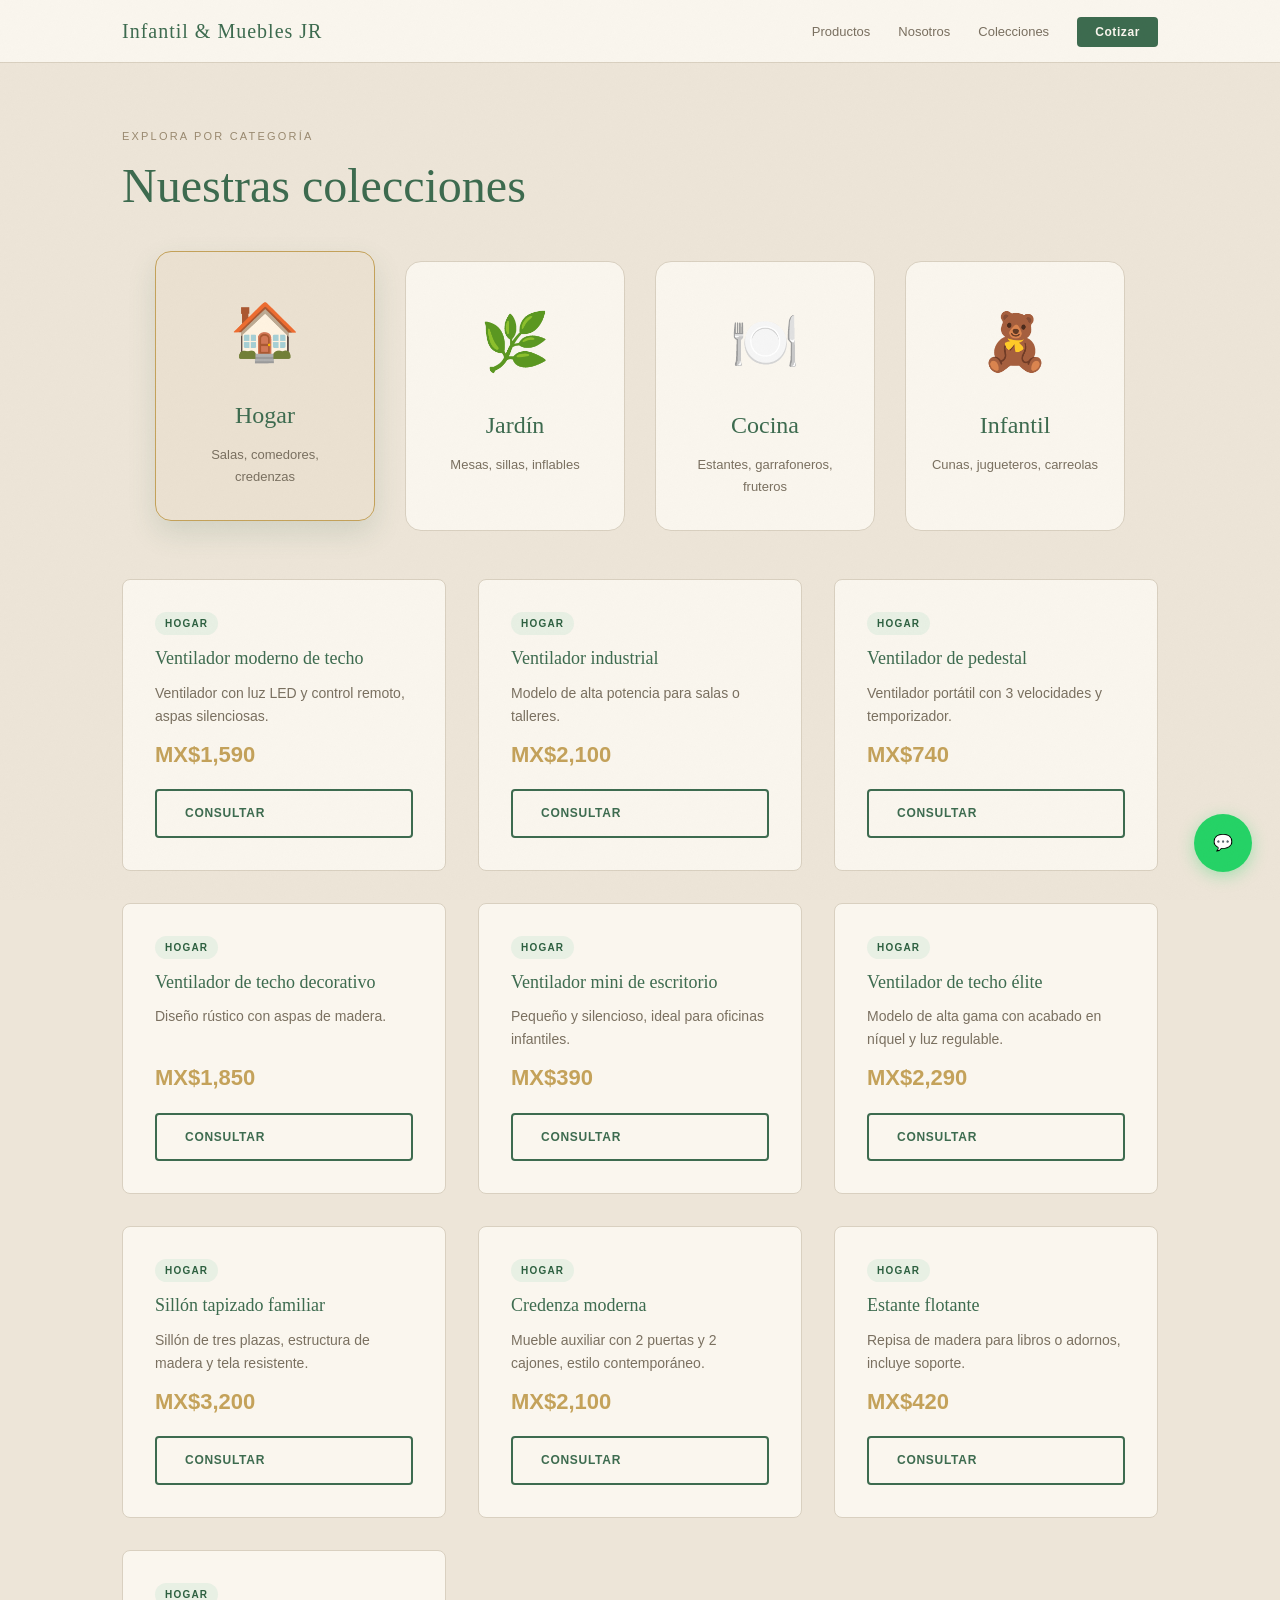
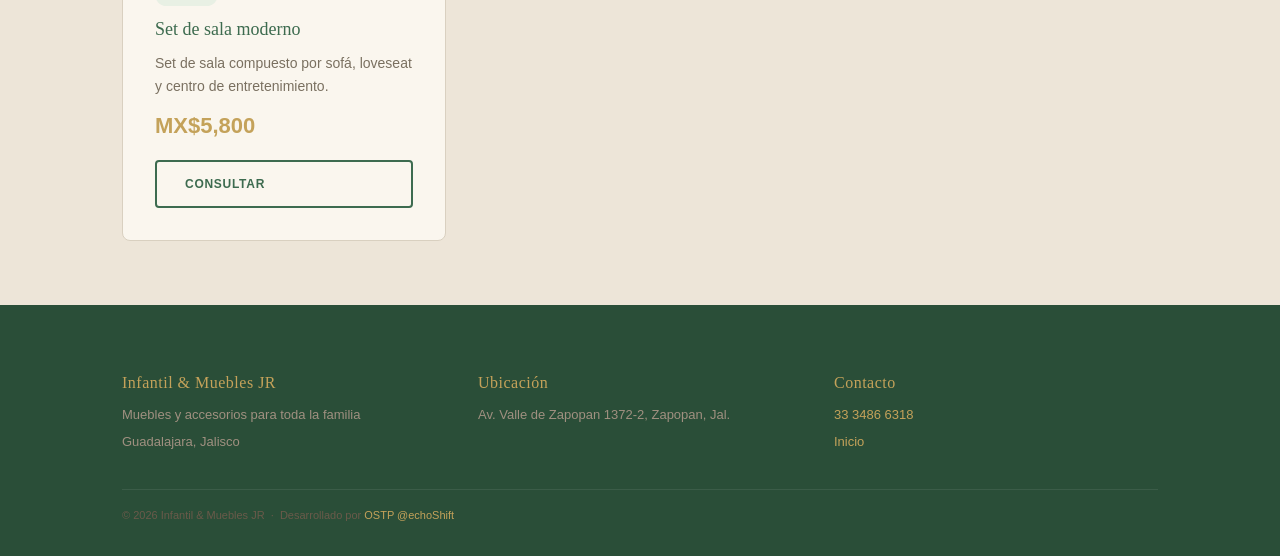
<file: colecciones.html>
<!DOCTYPE html>
<html lang="es">
<head>
  <meta charset="UTF-8">
  <meta name="viewport" content="width=device-width, initial-scale=1.0, user-scalable=yes">
  <title>Colecciones | Infantil & Muebles JR</title>
  <link rel="icon" type="image/svg+xml" href="assets/img/favicon.svg">
  <meta name="description" content="Explora nuestras colecciones de muebles para hogar, jardín, cocina e infantil. Calidad y diseño en cada pieza.">
  
  <!-- Estilos globales -->
  <link rel="preconnect" href="https://fonts.googleapis.com">
  <link href="https://fonts.googleapis.com/css2?family=Cormorant+Garamond:ital,wght@0,300;0,400;0,600;1,300&family=DM+Sans:wght@300;400;500;600&display=swap" rel="stylesheet">
  <link rel="stylesheet" href="assets/css/tokens.css">
  <link rel="stylesheet" href="assets/css/main.css">
  <link rel="stylesheet" href="assets/css/components.css">
  <link rel="stylesheet" href="assets/css/fx.css">
  
  <style>
    /* Estilos específicos para colecciones */
    .funnel-fan {
      display: flex;
      flex-wrap: wrap;
      justify-content: center;
      gap: 30px;
      margin: 48px 0;
    }
    .funnel-fan-card {
      background: var(--vz-bg-alt);
      border-radius: var(--vz-radius-lg);
      padding: 32px 24px;
      width: 220px;
      text-align: center;
      cursor: pointer;
      transition: all 0.3s;
      border: 1px solid var(--vz-border);
    }
    .funnel-fan-card:hover, .funnel-fan-card.selected {
      transform: translateY(-10px);
      border-color: var(--vz-accent);
      box-shadow: 0 12px 28px rgba(61,107,79,0.15);
      background: rgba(196,162,90,0.05);
    }
    .funnel-icon { font-size: 56px; margin-bottom: 16px; }
    .funnel-title { font-family: var(--vz-font-display); font-size: 24px; color: var(--vz-primary); margin-bottom: 8px; }
    .funnel-desc { font-size: 13px; color: var(--vz-text-muted); }
    .productos-destacados { margin-top: 48px; }
    .loading-spinner {
      text-align: center;
      padding: 40px;
      color: var(--vz-text-muted);
    }
    .error-message {
      text-align: center;
      padding: 40px;
      color: #c44;
      background: #ffe0e0;
      border-radius: var(--vz-radius-md);
    }
    /* Ajustes responsivos */
    @media (max-width: 768px) {
      .funnel-fan { gap: 16px; }
      .funnel-fan-card { width: 160px; padding: 20px 16px; }
      .funnel-icon { font-size: 40px; }
      .funnel-title { font-size: 18px; }
    }
    @media (max-width: 480px) {
      .funnel-fan-card { width: calc(50% - 16px); }
    }
  </style>
</head>
<body>

<!-- Navegación principal (responsiva con hamburguesa) -->
<nav class="vz-nav">
  <div class="vz-container">
    <div class="vz-nav-inner">
      <a href="index.html" class="vz-nav-logo">Infantil & Muebles JR</a>
      <ul class="vz-nav-links" id="nav-menu">
        <li><a href="catalogo-landingpage.html">Productos</a></li>
        <li><a href="nosotros.html">Nosotros</a></li>
        <li><a href="colecciones.html" class="active">Colecciones</a></li>
        <li><a href="paypage.html" class="vz-nav-cta">Cotizar</a></li>
      </ul>
      <button class="vz-nav-burger" id="nav-burger" aria-label="Menú">☰</button>
    </div>
  </div>
</nav>

<!-- Sección principal de colecciones -->
<section class="vz-section">
  <div class="vz-container">
    <p class="vz-eyebrow">Explora por categoría</p>
    <h1 class="vz-h1">Nuestras colecciones</h1>
    <div class="funnel-fan" id="funnelFan">
      <div class="funnel-fan-card selected" data-segment="hogar">
        <div class="funnel-icon">🏠</div>
        <div class="funnel-title">Hogar</div>
        <div class="funnel-desc">Salas, comedores, credenzas</div>
      </div>
      <div class="funnel-fan-card" data-segment="jardin">
        <div class="funnel-icon">🌿</div>
        <div class="funnel-title">Jardín</div>
        <div class="funnel-desc">Mesas, sillas, inflables</div>
      </div>
      <div class="funnel-fan-card" data-segment="cocina">
        <div class="funnel-icon">🍽️</div>
        <div class="funnel-title">Cocina</div>
        <div class="funnel-desc">Estantes, garrafoneros, fruteros</div>
      </div>
      <div class="funnel-fan-card" data-segment="infantil">
        <div class="funnel-icon">🧸</div>
        <div class="funnel-title">Infantil</div>
        <div class="funnel-desc">Cunas, jugueteros, carreolas</div>
      </div>
    </div>
    <div id="productosColeccion" class="productos-destacados vz-grid-3">
      <div class="loading-spinner">Cargando productos...</div>
    </div>
  </div>
</section>

<!-- Footer -->
<footer class="vz-footer">
  <div class="vz-container">
    <div class="vz-footer-grid">
      <div><div class="vz-footer-title">Infantil & Muebles JR</div><p>Muebles y accesorios para toda la familia</p><p>Guadalajara, Jalisco</p></div>
      <div><div class="vz-footer-title">Ubicación</div><p>Av. Valle de Zapopan 1372-2, Zapopan, Jal.</p></div>
      <div><div class="vz-footer-title">Contacto</div><p><a href="https://wa.me/523334866318">33 3486 6318</a></p><p><a href="index.html">Inicio</a></p></div>
    </div>
    <div class="vz-footer-copy">&copy; 2026 Infantil & Muebles JR &nbsp;&middot;&nbsp; Desarrollado por <a href="https://ostp-echoshift.com" target="_blank" rel="noopener">OSTP @echoShift</a></div>
  </div>
</footer>

<!-- Botón flotante de WhatsApp -->
<a href="https://wa.me/523334866318" class="vz-wa-float" target="_blank" rel="noopener" aria-label="WhatsApp">💬</a>

<script>
  // =================== CARGAR PRODUCTOS POR CATEGORÍA ===================
  async function cargarProductosPorCategoria(segmento) {
    const contenedor = document.getElementById('productosColeccion');
    if (!contenedor) return;
    
    contenedor.innerHTML = '<div class="loading-spinner">Cargando productos...</div>';
    
    try {
      const respuesta = await fetch('data/productos.json');
      if (!respuesta.ok) throw new Error(`HTTP ${respuesta.status}`);
      const todos = await respuesta.json();
      
      const filtrados = todos.filter(p => p.categoria === segmento && p.visible !== false);
      
      if (filtrados.length === 0) {
        contenedor.innerHTML = '<div class="loading-spinner">No hay productos en esta colección.</div>';
        return;
      }
      
      contenedor.innerHTML = filtrados.map(p => `
        <div class="vz-service-card">
          <span class="vz-service-cat vz-cat-${p.categoria}">${p.categoria}</span>
          <div class="vz-service-name">${escapeHtml(p.nombre)}</div>
          <div class="vz-service-desc">${escapeHtml(p.descripcion.substring(0, 120))}${p.descripcion.length > 120 ? '…' : ''}</div>
          ${p.precio ? `<div class="vz-service-price">MX&#36;${p.precio.toLocaleString()}</div>` : `<div class="vz-service-price-free">Precio a consultar</div>`}
          <a href="https://wa.me/523334866318?text=${encodeURIComponent('Hola, quiero información sobre ' + p.nombre)}" class="vz-btn-secondary" style="font-size:12px;margin-top:8px" target="_blank" rel="noopener">Consultar</a>
        </div>
      `).join('');
      
    } catch (error) {
      console.error(error);
      contenedor.innerHTML = '<div class="error-message">⚠️ Error al cargar productos.</div>';
    }
  }
  
  function escapeHtml(str) {
    if (!str) return '';
    return str.replace(/[&<>]/g, function(m) {
      if (m === '&') return '&amp;';
      if (m === '<') return '&lt;';
      if (m === '>') return '&gt;';
      return m;
    });
  }
  
  // Eventos de los cards
  const cards = document.querySelectorAll('.funnel-fan-card');
  cards.forEach(card => {
    card.addEventListener('click', () => {
      cards.forEach(c => c.classList.remove('selected'));
      card.classList.add('selected');
      const segmento = card.dataset.segment;
      cargarProductosPorCategoria(segmento);
    });
  });
  
  // Cargar categoría inicial (Hogar)
  cargarProductosPorCategoria('hogar');
  
  // =================== MENÚ HAMBURGUESA ===================
  const burger = document.getElementById('nav-burger');
  const menu = document.getElementById('nav-menu');
  if (burger && menu) {
    burger.addEventListener('click', () => {
      menu.classList.toggle('open');
    });
    // Cerrar al hacer clic en un enlace
    const links = menu.querySelectorAll('a');
    links.forEach(link => {
      link.addEventListener('click', () => {
        menu.classList.remove('open');
      });
    });
  }
  
  // =================== BOTONES SIN ACCIÓN (RESPALDO) ===================
  (function() {
    const btns = document.querySelectorAll('button');
    for (let i = 0; i < btns.length; i++) {
      const btn = btns[i];
      if (!btn.hasAttribute('onclick') && !btn.hasAttribute('data-action') && !btn.closest('form')) {
        btn.setAttribute('onclick', "alert('Esta función estará disponible próximamente.');");
      }
    }
  })();
</script>

<!-- Partículas (efecto visual) -->
<script src="assets/js/particles.js"></script>

</body>
</html>
</file>
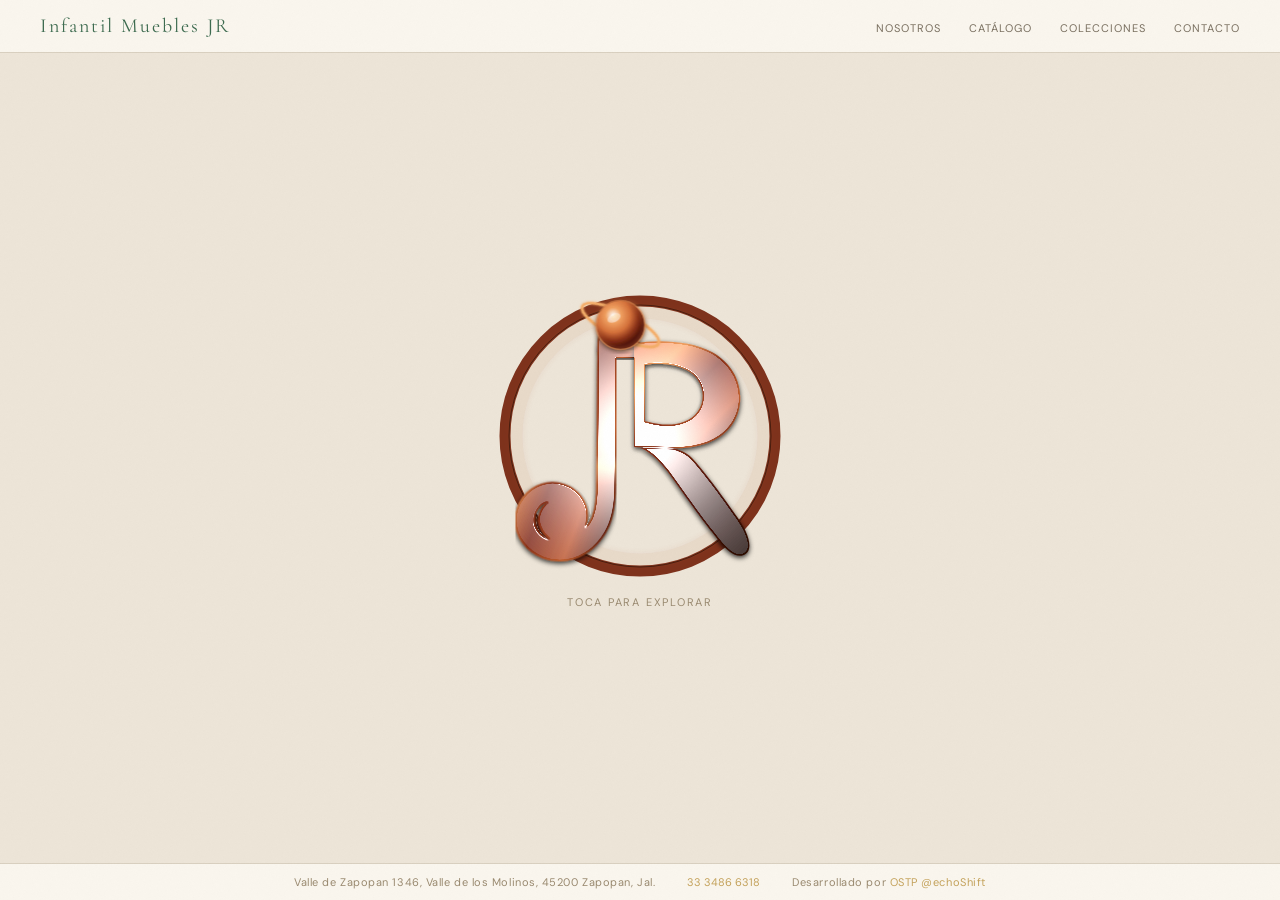
<file: funnel.html>
<!DOCTYPE html>
<html lang="es">
<head>
  <meta charset="UTF-8">
  <meta name="viewport" content="width=device-width, initial-scale=1.0">
  <title>Infantil Muebles JR | Muebles y accesorios</title>
  <link rel="icon" type="image/svg+xml" href="assets/img/favicon.svg">
  <link rel="preconnect" href="https://fonts.googleapis.com">
  <link href="https://fonts.googleapis.com/css2?family=Cormorant+Garamond:ital,wght@0,300;0,400;0,600;1,300&family=DM+Sans:wght@300;400;500&display=swap" rel="stylesheet">
  <link rel="stylesheet" href="assets/css/fx.css">
<style>
    *{box-sizing:border-box;margin:0;padding:0}
        html,body{height:100%;overflow:hidden}
        body{
          font-family:'DM Sans',sans-serif;
          background:#EDE5D8;
          color:#2C2C24;
          transition:background 0.9s ease;
        }
        body.state-fan{
          background:linear-gradient(to top,#1a3022 0%,#2A4E38 22%,#4a7a55 48%,#8ab898 72%,#EDE5D8 100%);
        }

        /* HEADER */
        .vz-header{
          position:fixed;top:0;left:0;right:0;z-index:100;
          padding:14px 40px;
          display:flex;align-items:center;justify-content:space-between;
          background:#FAF6EE;border-bottom:1px solid #D9D0C0;
          transform:translateY(0);
          transition:transform .4s ease,opacity .4s ease,background .3s,padding .3s;
        }
        .vz-header.hidden{transform:translateY(-100%);opacity:0;pointer-events:none}
        .vz-header.ribbon{
          background:rgba(250,246,238,.92);
          backdrop-filter:blur(8px);
          border-bottom:1px solid rgba(217,208,192,.45);
          padding:10px 40px;
        }
        .header-logo{
          font-family:'Cormorant Garamond',serif;
          font-size:20px;color:#3D6B4F;letter-spacing:2px;
          font-weight:400;text-decoration:none;
        }
        .header-nav{display:flex;gap:28px;list-style:none}
        .header-nav a{
          font-size:11px;color:#7A7060;text-decoration:none;
          letter-spacing:.09em;text-transform:uppercase;transition:color .2s;
        }
        .header-nav a:hover{color:#3D6B4F}

        /* FOOTER */
        .vz-footer{
          position:fixed;bottom:0;left:0;right:0;z-index:100;
          padding:11px 40px;
          background:#FAF6EE;border-top:1px solid #D9D0C0;
          display:flex;align-items:center;justify-content:center;gap:32px;
          transform:translateY(0);
          transition:transform .4s ease,opacity .4s ease;
        }
        .vz-footer.hidden{transform:translateY(100%);opacity:0;pointer-events:none}
        .vz-footer.ribbon{
          background:rgba(250,246,238,.92);
          backdrop-filter:blur(8px);padding:7px 40px;
        }
        .vz-footer p{font-size:11px;color:#9A8A70;letter-spacing:.05em}
        .vz-footer a{font-size:11px;color:#C4A25A;text-decoration:none;transition:color .2s}
        .vz-footer a:hover{color:#3D6B4F}

        /* STAGE */
        .stage{
          position:fixed;inset:0;
          display:flex;align-items:center;justify-content:center;
          z-index:10;
        }

        /* LOGO WRAP */
        .logo-wrap{
          position:absolute;
          display:flex;flex-direction:column;align-items:center;
          cursor:pointer;user-select:none;z-index:20;
          transform:translateY(0) scale(1);
          transition:transform 0.9s cubic-bezier(0.34,1,0.64,1);
        }
        .logo-wrap.to-horizon{transform:translateY(38vh) scale(0.7)}
        .logo-hint{
          font-size:11px;color:#9A8A70;letter-spacing:.16em;
          text-transform:uppercase;margin-top:14px;
          opacity:1;transition:opacity .3s;
        }
        .logo-wrap.to-horizon .logo-hint{opacity:0}

        /* LOGO SVG ANIMATIONS */
        @keyframes ringPulse{0%,100%{r:56;opacity:.2}50%{r:64;opacity:.07}}
        @keyframes ringGlow{0%,100%{stroke:#C4A25A;stroke-width:1.5;opacity:.9}50%{stroke:#E8D5A3;stroke-width:2;opacity:1}}
        @keyframes ringRotate{from{stroke-dashoffset:0}to{stroke-dashoffset:-330}}
        @keyframes leafL{0%,20%,100%{fill:#3D6B4F}60%{fill:#7AAB88}}
        @keyframes leafC{0%,40%,100%{fill:#3D6B4F}80%{fill:#7AAB88}}
        @keyframes leafR{0%,60%,100%{fill:#3D6B4F}20%{fill:#7AAB88}}
        @keyframes stemGlow{0%,100%{stroke:#C4A25A;opacity:.7}50%{stroke:#E8D5A3;opacity:1}}
        @keyframes cardRise{from{opacity:0;transform:var(--base-t) translateY(60px)}to{opacity:1;transform:var(--base-t) translateY(0)}}

        .ring-outer{animation:ringPulse 3s ease-in-out infinite}
        .ring-main{animation:ringGlow 2.5s ease-in-out infinite}
        .ring-dash{stroke-dasharray:15 8;animation:ringRotate 8s linear infinite;transform-origin:130px 104px}
        .leaf-l{animation:leafL 3s ease-in-out infinite}
        .leaf-c{animation:leafC 3s ease-in-out infinite}
        .leaf-r{animation:leafR 3s ease-in-out infinite}
        .stem-anim{animation:stemGlow 2.5s ease-in-out infinite}

        .logo-glow{
          position:absolute;width:220px;height:220px;border-radius:50%;
          background:radial-gradient(circle,rgba(138,184,152,.18),transparent 70%);
          pointer-events:none;z-index:15;opacity:0;
          transition:opacity .6s ease;
        }
        .logo-glow.active{opacity:1}

        .horizon-line{
          position:absolute;left:0;right:0;
          bottom:calc(38vh - 2px);
          height:1px;
          background:linear-gradient(to right,transparent,rgba(61,107,79,.25) 20%,rgba(196,162,90,.35) 50%,rgba(61,107,79,.25) 80%,transparent);
          opacity:0;pointer-events:none;z-index:18;
          transition:opacity .5s ease .6s;
        }
        .horizon-line.vis{opacity:1}

        /* FAN CARDS */
        .fan-container{
          position:absolute;bottom:0;left:0;right:0;
          display:flex;align-items:flex-end;justify-content:center;
          height:100%;pointer-events:none;z-index:15;
        }
        .fan-card{
          position:absolute;
          width:176px;height:400px;
          border-radius:14px 14px 8px 8px;
          overflow:hidden;
          cursor:pointer;
          transform-origin:bottom center;
          pointer-events:none;opacity:0;
          bottom:10vh;
          transition:transform .3s cubic-bezier(0.34,1.56,0.64,1),box-shadow .3s ease,opacity .3s;
          border:1px solid rgba(255,255,255,.16);
          backdrop-filter:blur(4px);
        }
        .fan-card.visible{pointer-events:all}
        .fan-card[data-seg="infantil"] {--base-t:rotate(-13deg) translateX(-220px); transform:rotate(-13deg) translateX(-220px)}
        .fan-card[data-seg="jardin"]   {--base-t:rotate(-4deg)  translateX(-74px);  transform:rotate(-4deg)  translateX(-74px)}
        .fan-card[data-seg="cocina"]   {--base-t:rotate(4deg)   translateX(74px);   transform:rotate(4deg)   translateX(74px)}
        .fan-card[data-seg="hogar"]    {--base-t:rotate(13deg)  translateX(220px);  transform:rotate(13deg)  translateX(220px)}
        
        .fan-card[data-seg="infantil"]:hover {transform:rotate(-13deg) translateX(-220px) translateY(-38px) scale(1.04);box-shadow:0 32px 60px rgba(0,0,0,.38);z-index:25!important}
        .fan-card[data-seg="jardin"]:hover   {transform:rotate(-4deg)  translateX(-74px)  translateY(-38px) scale(1.04);box-shadow:0 32px 60px rgba(0,0,0,.38);z-index:25!important}
        .fan-card[data-seg="cocina"]:hover   {transform:rotate(4deg)   translateX(74px)   translateY(-38px) scale(1.04);box-shadow:0 32px 60px rgba(0,0,0,.38);z-index:25!important}
        .fan-card[data-seg="hogar"]:hover    {transform:rotate(13deg)  translateX(220px)  translateY(-38px) scale(1.04);box-shadow:0 32px 60px rgba(0,0,0,.38);z-index:25!important}

        .fan-card[data-seg="infantil"] {background:rgba(42,78,56,.84)}
        .fan-card[data-seg="jardin"]   {background:rgba(107,76,42,.84)}
        .fan-card[data-seg="cocina"]   {background:rgba(26,26,46,.87)}
        .fan-card[data-seg="hogar"]    {background:rgba(80,50,20,.84)}

        .fan-card::before{
          content:'';position:absolute;inset:0;z-index:1;
          background:linear-gradient(180deg,rgba(0,0,0,0) 40%,rgba(0,0,0,.65) 100%);
        }
        .fan-icon{
          position:absolute;
          top:22px;
          left:0;
          right:0;
          text-align:center;
          z-index:2;
          opacity:.85;
          transition:opacity .2s,transform .2s;
          display:flex;
          align-items:center;
          justify-content:center;
        }
        .fan-icon img{
          width:52px;
          height:auto;
          filter:drop-shadow(0 2px 5px rgba(0,0,0,0.3));
          transition:transform 0.25s ease;
        }
        .fan-card:hover .fan-icon{opacity:1;transform:scale(1.02);}
        .fan-card:hover .fan-icon img{transform:scale(1.08);}
        .fan-card-body{
          position:absolute;bottom:0;left:0;right:0;
          padding:20px 16px;z-index:2;
        }
        .fan-num{
          font-size:.6rem;letter-spacing:.2em;text-transform:uppercase;
          color:rgba(255,255,255,.5);margin-bottom:6px;
        }
        .fan-title{
          font-family:'Cormorant Garamond',serif;
          font-size:1.1rem;font-weight:600;
          color:#fff;line-height:1.2;margin-bottom:5px;
        }
        .fan-sub{font-size:.72rem;color:rgba(255,255,255,.6);line-height:1.4;margin-bottom:10px}
        .fan-cta{
          display:inline-flex;align-items:center;gap:5px;
          font-size:.7rem;font-weight:500;letter-spacing:.4px;
          color:rgba(255,255,255,.85);text-transform:uppercase;
          border:1px solid rgba(255,255,255,.25);border-radius:4px;
          padding:5px 10px;transition:background .2s,border-color .2s;
        }
        .fan-card:hover .fan-cta{background:rgba(255,255,255,.12);border-color:rgba(255,255,255,.5)}
        .fan-cta svg{width:11px;height:11px;stroke:currentColor;fill:none;stroke-width:2}
        @media(max-width:600px){
          .fan-card{width:130px;height:300px}
          .fan-card[data-seg="infantil"]{transform:rotate(-13deg) translateX(-150px)}
          .fan-card[data-seg="jardin"]  {transform:rotate(-4deg)  translateX(-50px)}
          .fan-card[data-seg="cocina"]  {transform:rotate(4deg)   translateX(50px)}
          .fan-card[data-seg="hogar"]   {transform:rotate(13deg)  translateX(150px)}
          .fan-card[data-seg="infantil"]:hover {transform:rotate(-13deg) translateX(-150px) translateY(-24px) scale(1.04)}
          .fan-card[data-seg="jardin"]:hover   {transform:rotate(-4deg)  translateX(-50px)  translateY(-24px) scale(1.04)}
          .fan-card[data-seg="cocina"]:hover   {transform:rotate(4deg)   translateX(50px)   translateY(-24px) scale(1.04)}
          .fan-card[data-seg="hogar"]:hover    {transform:rotate(13deg)  translateX(150px)  translateY(-24px) scale(1.04)}
          .fan-icon img{width:42px}
          .header-nav{gap:14px}
          .vz-header,.vz-footer{padding:10px 18px}
        }
    </style>
  </head>
  <body>

    <!-- HEADER -->
    <header class="vz-header" id="vz-header">
  <a href="index.html" class="header-logo">Infantil Muebles JR</a>
      <ul class="header-nav">
        <li><a href="nosotros.html">Nosotros</a></li>
        <li><a href="catalogo-landingpage.html">Catálogo</a></li>
        <li><a href="colecciones.html">Colecciones</a></li>
        <li><a href="paypage.html">Contacto</a></li>
      </ul>
    </header>

    <!-- STAGE -->
    <main class="stage" id="stage">

    <div class="logo-glow" id="logoGlow"></div>
    <div class="horizon-line" id="horizonLine"></div>

    <!-- LOGO PRINCIPAL -->
      <div class="logo-wrap" id="logoWrap" onclick="activateFan()" title="Descubre Infantil Muebles JR">
       <svg xmlns="http://www.w3.org/2000/svg" viewBox="0 0 520 560" id="JR_MONOGRAM_FUSION" width="260" height="290" style="overflow:visible">
    <defs>
        <filter id="dynamic_metal" x="-50%" y="-50%" width="200%" height="200%">
          <feGaussianBlur stdDeviation="1.5" result="blur" />
          <feSpecularLighting surfaceScale="8" specularConstant="1.3" specularExponent="40" lighting-color="#ffffff" in="blur" result="specOut">
            <fePointLight id="light_source" x="260" y="280" z="300" />
          </feSpecularLighting>
          <feComposite in="specOut" in2="SourceAlpha" operator="in" result="specOutCombined" />
          <feComposite in="SourceGraphic" in2="specOutCombined" operator="arithmetic" k1="0" k2="1" k3="1" k4="0" />
        </filter>
        <filter id="shadow_soft"><feDropShadow dx="0" dy="4" stdDeviation="5" flood-color="#000" flood-opacity="0.8"/></filter>
        <filter id="glow_subtle"><feGaussianBlur stdDeviation="2.5" result="blur"/><feMerge><feMergeNode in="blur"/><feMergeNode in="SourceGraphic"/></feMerge></filter>
        <filter id="led_glow"><feGaussianBlur stdDeviation="4" result="blur"/><feMerge><feMergeNode in="blur"/><feMergeNode in="SourceGraphic"/></feMerge></filter>
        <filter id="rim_glow"><feGaussianBlur stdDeviation="6" result="blur"/><feMerge><feMergeNode in="blur"/><feMergeNode in="SourceGraphic"/></feMerge></filter>
        <linearGradient id="metal_grad" x1="0%" y1="0%" x2="100%" y2="100%">
          <stop offset="0%" stop-color="#D4703A"/><stop offset="25%" stop-color="#F0A060"/><stop offset="50%" stop-color="#8B3218"/><stop offset="75%" stop-color="#C06030"/><stop offset="100%" stop-color="#521508"/>
        </linearGradient>
        <linearGradient id="metal_dark" x1="0%" y1="0%" x2="100%" y2="100%">
          <stop offset="0%" stop-color="#8B3218"/><stop offset="50%" stop-color="#521508"/><stop offset="100%" stop-color="#2A0A04"/>
        </linearGradient>
        <radialGradient id="sphere_chrome" cx="35%" cy="30%" r="65%">
          <stop offset="0%" stop-color="#ffffff"/><stop offset="25%" stop-color="#F0A060"/><stop offset="55%" stop-color="#D4703A"/><stop offset="80%" stop-color="#8B3218"/><stop offset="100%" stop-color="#521508"/>
        </radialGradient>
        <linearGradient id="sweep_vertical" x1="0%" y1="0%" x2="0%" y2="100%">
          <stop offset="0%" stop-color="#ffffff" stop-opacity="0"><animate attributeName="offset" values="0;0.85;1" dur="4s" repeatCount="indefinite"/></stop>
          <stop offset="0%" stop-color="#FFD080" stop-opacity="0.6"><animate attributeName="offset" values="0.05;0.9;1" dur="4s" repeatCount="indefinite"/></stop>
          <stop offset="0%" stop-color="#ffffff" stop-opacity="0"><animate attributeName="offset" values="0.12;1;1" dur="4s" repeatCount="indefinite"/></stop>
        </linearGradient>
        <radialGradient id="core_pulse" cx="50%" cy="50%" r="50%">
          <stop offset="0%" stop-color="#FFF" /><stop offset="40%" stop-color="#FF8000" /><stop offset="100%" stop-color="#521508" />
        </radialGradient>
      </defs>

  <!-- ELIMINÉ EL RECTÁNGULO DE FONDO (ya no hay fondo sólido) -->

  <!-- Borde exterior con pulso LED -->
      <circle cx="260" cy="280" r="270" fill="none" stroke-width="22">
        <animate attributeName="stroke" values="#333333;#8B3218;#D4703A;#8B3218;#333333" dur="6s" repeatCount="indefinite"/>
      </circle>
      <circle cx="260" cy="280" r="262" fill="none" stroke="#1A0A04" stroke-width="2" opacity="0.6"/>
      <circle cx="260" cy="280" r="250" fill="none" stroke-width="30" opacity="0.08" filter="url(#rim_glow)">
        <animate attributeName="stroke" values="#8B3218;#D4703A;#8B3218" dur="6s" repeatCount="indefinite"/>
        <animate attributeName="opacity" values="0.04;0.12;0.04" dur="6s" repeatCount="indefinite"/>
      </circle>

      <!-- MONOGRAMA JR -->
      <g id="MONOGRAM" filter="url(#dynamic_metal)">
        <rect x="178" y="88" width="88" height="36" rx="18" fill="url(#metal_grad)" filter="url(#shadow_soft)"/>
        <rect x="178" y="88" width="88" height="36" rx="18" fill="url(#sweep_vertical)" opacity="0.6"/>
        <path d="M 195,88 L 192,390 C 191,418 187,445 174,465 C 160,488 138,505 112,510 C 85,515 57,504 41,483 C 25,462 26,434 41,414 C 55,394 80,387 103,395 C 123,402 137,420 136,441 C 135,458 124,471 110,474 C 96,477 83,469 78,456 C 73,444 79,431 91,428 C 101,425 113,431 115,442" fill="none" stroke="url(#metal_grad)" stroke-width="40" stroke-linecap="round" stroke-linejoin="round" filter="url(#shadow_soft)"/>
        <path d="M 195,88 L 192,390 C 191,418 187,445 174,465 C 160,488 138,505 112,510 C 85,515 57,504 41,483 C 25,462 26,434 41,414 C 55,394 80,387 103,395 C 123,402 137,420 136,441 C 135,458 124,471 110,474 C 96,477 83,469 78,456 C 73,444 79,431 91,428 C 101,425 113,431 115,442" fill="none" stroke="url(#sweep_vertical)" stroke-width="40" stroke-linecap="round" stroke-linejoin="round" opacity="0.7"/>
        <path d="M 248,88 L 248,308" fill="none" stroke="url(#metal_grad)" stroke-width="44" stroke-linecap="round" filter="url(#shadow_soft)"/>
        <path d="M 248,88 L 248,308" fill="none" stroke="url(#sweep_vertical)" stroke-width="44" stroke-linecap="round" opacity="0.7"/>
        <path d="M 248,95 C 296,86 364,90 404,112 C 446,136 464,174 460,214 C 456,252 432,280 396,294 C 372,303 342,306 314,304 L 248,302 Z M 270,138 C 300,132 336,136 360,152 C 382,167 390,192 383,216 C 376,238 356,252 332,256 C 312,259 292,256 278,252 L 270,250 Z" fill="url(#metal_grad)" fill-rule="evenodd" filter="url(#shadow_soft)"/>
        <path d="M 314,304 C 332,304 350,310 364,324 C 382,342 424,398 450,436 C 470,463 482,488 478,506 C 475,518 463,522 451,518 C 437,513 422,496 404,472 C 379,441 338,382 316,352 C 294,323 274,308 260,304 Z" fill="url(#metal_dark)" filter="url(#shadow_soft)"/>
      </g>

      <!-- ESFERA CENTRAL CON ANILLOS ORBITALES -->
      <g id="CORE_SYSTEM" cursor="pointer">
        <g>
          <animateTransform attributeName="transform" type="rotate" from="-20 221 58" to="340 221 58" dur="10s" repeatCount="indefinite"/>
          <ellipse cx="221" cy="58" rx="85" ry="25" fill="none" stroke-width="5" filter="url(#glow_subtle)">
            <animate attributeName="stroke" values="#D4703A;#F0A060;#FFD080;#F0A060;#D4703A" dur="4s" repeatCount="indefinite"/>
          </ellipse>
        </g>
        <g>
          <animateTransform attributeName="transform" type="rotate" from="20 221 58" to="-340 221 58" dur="15s" repeatCount="indefinite"/>
          <ellipse cx="221" cy="58" rx="85" ry="25" fill="none" stroke-width="5" filter="url(#glow_subtle)">
            <animate attributeName="stroke" values="#8B3218;#D4703A;#F0A060;#D4703A;#8B3218" dur="4s" begin="2s" repeatCount="indefinite"/>
          </ellipse>
        </g>
        <circle id="core_sphere" cx="221" cy="58" r="45" fill="url(#sphere_chrome)" filter="url(#shadow_soft)">
          <animate attributeName="r" values="45;48;45" dur="2.5s" repeatCount="indefinite"/>
        </circle>
        <ellipse cx="208" cy="44" rx="14" ry="8" fill="white" opacity="0.4" transform="rotate(-25 208 44)"/>
        <circle cx="221" cy="58" r="49" fill="none" filter="url(#led_glow)">
          <animate attributeName="stroke" values="#8B3218;#D4703A;#F0A060;#FFD080;#F0A060;#D4703A;#8B3218" dur="5s" repeatCount="indefinite"/>
          <animate attributeName="stroke-width" values="1;2;4;6;4;2;1" dur="5s" repeatCount="indefinite"/>
          <animate attributeName="opacity" values="0.2;0.5;0.8;1;0.8;0.5;0.2" dur="5s" repeatCount="indefinite"/>
        </circle>
        <ellipse cx="210" cy="42" rx="8" ry="5" fill="#FFD080" opacity="0" transform="rotate(-25 210 42)" filter="url(#led_glow)">
          <animate attributeName="opacity" values="0;0;0.6;0.9;0.6;0;0" dur="5s" repeatCount="indefinite"/>
        </ellipse>
      </g>

  <script>
    <![CDATA[
    const svg = document.getElementById('JR_MONOGRAM_FUSION');
    const light = document.getElementById('light_source');
    const core = document.getElementById('CORE_SYSTEM');
    const sphere = document.getElementById('core_sphere');
    svg.addEventListener('mousemove', (e) => {
      const rect = svg.getBoundingClientRect();
      const x = (e.clientX - rect.left) * (520 / rect.width);
      const y = (e.clientY - rect.top) * (560 / rect.height);
      light.setAttribute('x', x);
      light.setAttribute('y', y);
    });
    document.addEventListener('keydown', (e) => {
      if(e.key === '1') sphere.style.fill = 'url(#core_pulse)';
      else if(e.key === '2') sphere.style.fill = '#FF0000';
      else if(e.key === '3') sphere.style.fill = '#FFFFFF';
    });
    core.addEventListener('click', () => {
      const shockwave = document.createElementNS("http://www.w3.org/2000/svg", "circle");
      shockwave.setAttribute("cx", "221"); shockwave.setAttribute("cy", "58"); shockwave.setAttribute("r", "45");
      shockwave.setAttribute("fill", "none"); shockwave.setAttribute("stroke", "#FF4500"); shockwave.setAttribute("stroke-width", "8");
      svg.appendChild(shockwave);
      shockwave.animate([{ r: 45, opacity: 1 }, { r: 300, opacity: 0 }], { duration: 600 }).onfinish = () => shockwave.remove();
    });
    ]]>
   </script>
  </svg>
   <p class="logo-hint">Toca para explorar</p>
      </div>

          <!-- FAN CARDS CON LOGO SVG (sin emojis) -->
         <div class="fan-container" id="fanContainer">
          <div class="fan-card" data-seg="infantil" data-href="colecciones.html?seg=infantil" style="z-index:16">
            <div class="fan-icon">🧸</div>
            <div class="fan-card-body">
              <div class="fan-num">01</div>
              <div class="fan-title">Infantil</div>
              <div class="fan-sub">Cunas, andaderas, jugueteros y más</div>
              <span class="fan-cta">Ver colección <svg viewBox="0 0 24 24"><polyline points="9 18 15 12 9 6"/></svg></span>
            </div>
          </div>
          <div class="fan-card" data-seg="jardin" data-href="colecciones.html?seg=jardin" style="z-index:17">
            <div class="fan-icon">🌿</div>
            <div class="fan-card-body">
              <div class="fan-num">02</div>
              <div class="fan-title">Jardín</div>
              <div class="fan-sub">Mesas, sillas, inflables y accesorios</div>
              <span class="fan-cta">Ver colección <svg viewBox="0 0 24 24"><polyline points="9 18 15 12 9 6"/></svg></span>
            </div>
          </div>
          <div class="fan-card" data-seg="cocina" data-href="colecciones.html?seg=cocina" style="z-index:18">
            <div class="fan-icon">🍽️</div>
            <div class="fan-card-body">
              <div class="fan-num">03</div>
              <div class="fan-title">Cocina</div>
              <div class="fan-sub">Estantes, fruteros, garrafoneros y más</div>
              <span class="fan-cta">Ver colección <svg viewBox="0 0 24 24"><polyline points="9 18 15 12 9 6"/></svg></span>
            </div>
          </div>
          <div class="fan-card" data-seg="hogar" data-href="colecciones.html?seg=hogar" style="z-index:19">
            <div class="fan-icon">🏠</div>
            <div class="fan-card-body">
              <div class="fan-num">04</div>
              <div class="fan-title">Hogar</div>
              <div class="fan-sub">Salas, comedores, credenzas y decoración</div>
              <span class="fan-cta">Ver colección <svg viewBox="0 0 24 24"><polyline points="9 18 15 12 9 6"/></svg></span>
            </div>
          </div>
        </main>

      <!-- FOOTER -->
      <footer class="vz-footer" id="vz-footer">
        <p>Valle de Zapopan 1346, Valle de los Molinos, 45200 Zapopan, Jal.</p>
        <a href="https://wa.me/523334866318" target="_blank" rel="noopener">33 3486 6318</a>
        <p>Desarrollado por <a href="https://ostp-echoshift.com" target="_blank" rel="noopener">OSTP @echoShift</a></p>
      </footer>

    <script>
        'use strict';
        let fanActive=false;
        const logoWrap=document.getElementById('logoWrap');
        const header=document.getElementById('vz-header');
        const footer=document.getElementById('vz-footer');
        const logoGlow=document.getElementById('logoGlow');
        const horizonLine=document.getElementById('horizonLine');
        const cards=document.querySelectorAll('.fan-card');

        function activateFan(){
          if(fanActive)return;
          fanActive=true;
          header.classList.add('hidden');
          footer.classList.add('hidden');
          logoWrap.classList.add('to-horizon');
          document.body.classList.add('state-fan');
          logoGlow.classList.add('active');
          setTimeout(()=>horizonLine.classList.add('vis'),600);
          const delays=[380,560,740,920];
          cards.forEach((card,i)=>{
            setTimeout(()=>{
              card.style.setProperty('--base-t',getComputedStyle(card).getPropertyValue('--base-t'));
              card.style.animation='cardRise .52s cubic-bezier(0.34,1.4,0.64,1) forwards';
              card.classList.add('visible');
            },delays[i]);
          });
          setTimeout(()=>{
            header.classList.remove('hidden');
            footer.classList.remove('hidden');
            header.classList.add('ribbon');
            footer.classList.add('ribbon');
          },1280);
        }

        cards.forEach(card=>{
          card.addEventListener('click',()=>{
            const dest=card.getAttribute('data-href');
            if(!dest)return;
            card.style.opacity='.65';
            card.style.transform=card.style.transform+' scale(0.97)';
            setTimeout(()=>{ window.location.href=dest; },200);
          });
        });
      </script>
   <script>
(function() {
    var btns = document.querySelectorAll('button');
    for(var i=0; i<btns.length; i++) {
        var btn = btns[i];
        if(!btn.hasAttribute('onclick') && !btn.hasAttribute('data-action') && !btn.closest('form')) {
            btn.setAttribute('onclick', "alert('Esta función estará disponible próximamente.');");
        }
    }
})();
</script>
<script>
(function() {
  var toggle = document.getElementById('menuToggle');
  var nav = document.getElementById('navLinks');
  if (toggle && nav) {
    toggle.addEventListener('click', function() {
      nav.classList.toggle('open');
    });
    // Cerrar menú al hacer clic en un enlace
    var links = nav.querySelectorAll('a');
    for (var i = 0; i < links.length; i++) {
      links[i].addEventListener('click', function() {
        nav.classList.remove('open');
      });
    }
  }
})();
</script>
</body>
</html>
</file>
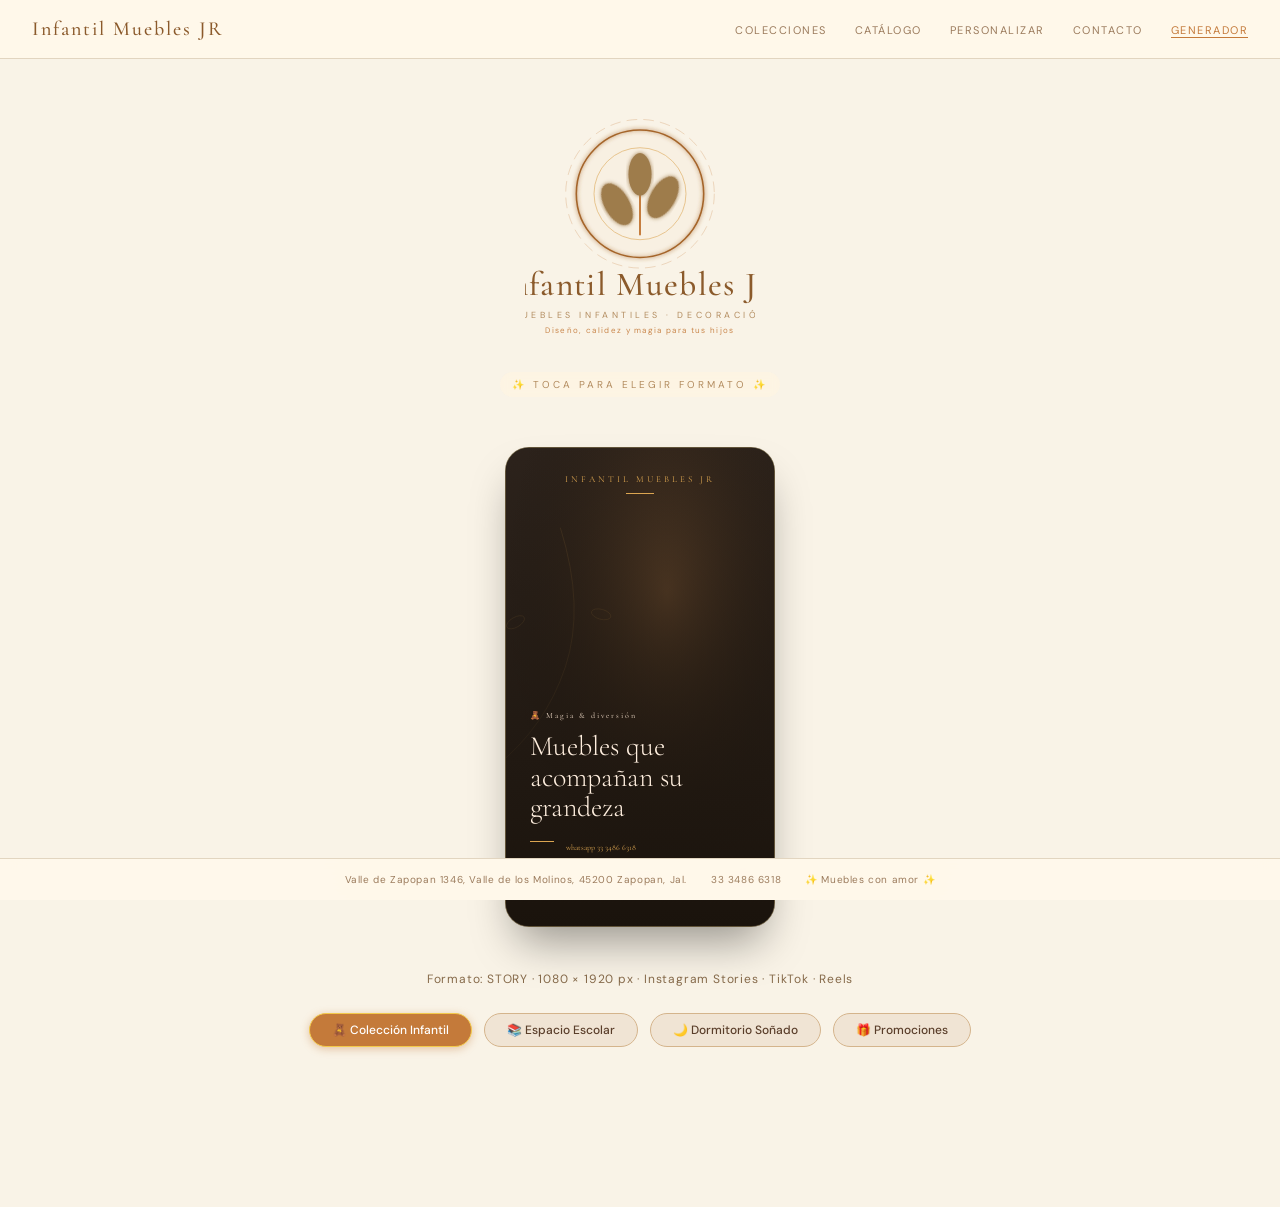
<file: imjr_banner_generator.html>
<!DOCTYPE html>
<html lang="es">
<head>
  <meta charset="UTF-8">
  <meta name="viewport" content="width=device-width, initial-scale=1.0, user-scalable=yes">
  <title>Infantil Muebles JR · Generador de banners interactivo</title>
    <link rel="icon" type="image/svg+xml" href="assets/img/favicon.svg">
  <meta name="description" content="Crea banners para redes sociales con los estilos de Infantil Muebles JR. Formatos: Historia, Cuadrado, Retrato y Facebook.">
  
  <!-- Recursos globales del sitio -->
  <link rel="preconnect" href="https://fonts.googleapis.com">
  <link href="https://fonts.googleapis.com/css2?family=Cormorant+Garamond:ital,wght@0,300;0,400;0,600;1,300&family=DM+Sans:wght@300;400;500&display=swap" rel="stylesheet">
  <link rel="stylesheet" href="assets/css/tokens.css">
  <link rel="stylesheet" href="assets/css/main.css">
  
  <style>
    /* Estilos específicos del generador (complementan tokens.css) */
    * {
      margin: 0;
      padding: 0;
      box-sizing: border-box;
    }

    body {
      background: #F9F3E7;
      font-family: 'DM Sans', sans-serif;
      transition: background 0.6s ease;
      min-height: 100vh;
      display: flex;
      flex-direction: column;
      overflow-x: hidden;
    }

    body.state-fan {
      background: linear-gradient(145deg, #EADBC6 0%, #CFC1AB 100%);
    }

    /* HEADER y FOOTER (se toman de los estilos globales, pero redefinimos para homogeneidad) */
    .site-header, .site-footer {
      position: fixed;
      left: 0;
      right: 0;
      z-index: 110;
      background: rgba(255, 248, 235, 0.96);
      backdrop-filter: blur(12px);
      transition: transform 0.4s ease, opacity 0.3s;
      display: flex;
      align-items: center;
      justify-content: space-between;
      padding: 12px 32px;
      border-bottom: 1px solid #E2D5C0;
    }
    .site-footer {
      bottom: 0;
      justify-content: center;
      gap: 24px;
      border-top: 1px solid #E2D5C0;
      border-bottom: none;
    }
    .site-header.hidden, .site-footer.hidden {
      transform: translateY(-100%);
      opacity: 0;
      pointer-events: none;
    }
    .site-footer.hidden {
      transform: translateY(100%);
    }
    .logo {
      font-family: 'Cormorant Garamond', serif;
      font-size: 20px;
      letter-spacing: 2px;
      color: #8B5A2B;
      text-decoration: none;
      font-weight: 500;
    }
    .nav-links {
      display: flex;
      gap: 28px;
      list-style: none;
    }
    .nav-links a {
      font-size: 11px;
      letter-spacing: 1.5px;
      color: #9B7B5C;
      text-decoration: none;
      text-transform: uppercase;
      font-weight: 400;
      transition: color 0.2s;
    }
    .nav-links a:hover {
      color: #C47A3A;
    }
    .footer-text, .footer-link {
      font-size: 10px;
      color: #9B7B5C;
      letter-spacing: 0.6px;
      text-decoration: none;
    }
    .footer-link:hover {
      color: #C47A3A;
    }

    /* MAIN STAGE */
    .stage {
      position: relative;
      min-height: 100vh;
      display: flex;
      flex-direction: column;
      align-items: center;
      justify-content: center;
      z-index: 10;
      padding: 100px 20px 140px 20px;
    }

    /* LOGO ANIMADO (CLICK PARA ABRIR ABANICO) */
    .logo-wrap {
      display: flex;
      flex-direction: column;
      align-items: center;
      cursor: pointer;
      user-select: none;
      z-index: 30;
      transition: transform 0.8s cubic-bezier(0.34, 1, 0.64, 1);
      transform: translateY(0) scale(1);
      margin-bottom: 30px;
    }
    .logo-wrap.to-horizon {
      transform: translateY(32vh) scale(0.65);
    }
    .logo-hint {
      font-size: 10px;
      letter-spacing: 3px;
      text-transform: uppercase;
      color: #B28B5E;
      margin-top: 12px;
      background: rgba(255, 245, 225, 0.6);
      padding: 4px 12px;
      border-radius: 40px;
      backdrop-filter: blur(4px);
    }
    .logo-wrap.to-horizon .logo-hint {
      opacity: 0;
      pointer-events: none;
    }

    /* SVG LOGO (versión IMJR) */
    @keyframes ringPulse { 0%,100% { r: 52; opacity: 0.25; } 50% { r: 60; opacity: 0.08; } }
    @keyframes ringGlow { 0%,100% { stroke: #C47A3A; stroke-width: 1.5; opacity: 0.9; } 50% { stroke: #F2C94C; stroke-width: 2; opacity: 1; } }
    @keyframes ringRotate { from { stroke-dashoffset: 0; } to { stroke-dashoffset: -330; } }
    @keyframes leafL { 0%,20%,100% { fill: #9E7B4C; } 60% { fill: #DBA551; } }
    @keyframes leafC { 0%,40%,100% { fill: #9E7B4C; } 80% { fill: #DBA551; } }
    @keyframes leafR { 0%,60%,100% { fill: #9E7B4C; } 20% { fill: #DBA551; } }
    @keyframes stemGlow { 0%,100% { stroke: #C47A3A; opacity: 0.6; } 50% { stroke: #F2C94C; opacity: 1; } }
    .ring-outer { animation: ringPulse 3s ease-in-out infinite; }
    .ring-main { animation: ringGlow 2.5s ease-in-out infinite; }
    .ring-dash { stroke-dasharray: 12 7; animation: ringRotate 8s linear infinite; transform-origin: 130px 104px; }
    .leaf-l { animation: leafL 3s ease-in-out infinite; }
    .leaf-c { animation: leafC 3s ease-in-out infinite; }
    .leaf-r { animation: leafR 3s ease-in-out infinite; }
    .stem-anim { animation: stemGlow 2.5s ease-in-out infinite; }

    .logo-glow {
      position: fixed;
      top: 50%;
      left: 50%;
      width: 260px;
      height: 260px;
      transform: translate(-50%, -50%);
      background: radial-gradient(circle, rgba(196,122,58,0.2), transparent 70%);
      pointer-events: none;
      z-index: 12;
      opacity: 0;
      transition: opacity 0.5s;
      border-radius: 50%;
    }
    .logo-glow.active { opacity: 1; }

    .horizon-line {
      position: fixed;
      left: 0;
      right: 0;
      bottom: calc(32vh - 2px);
      height: 2px;
      background: linear-gradient(to right, transparent, #DBA551 20%, #F5D98F 50%, #DBA551 80%, transparent);
      opacity: 0;
      pointer-events: none;
      z-index: 18;
      transition: opacity 0.5s ease 0.5s;
    }
    .horizon-line.vis { opacity: 1; }

    /* PREVIEW DEL BANNER */
    .preview-area {
      display: flex;
      justify-content: center;
      align-items: center;
      margin: 20px auto 30px;
      transition: all 0.2s;
      z-index: 25;
      position: relative;
    }
    .banner-preview {
      background: #1E1B16;
      border-radius: 24px;
      box-shadow: 0 25px 45px -12px rgba(0,0,0,0.4);
      transition: all 0.2s ease;
      overflow: hidden;
      border: 1px solid rgba(200,170,110,0.4);
    }

    /* ABANICO (TARJETAS DE FORMATOS) */
    .fan-container {
      position: fixed;
      bottom: 0;
      left: 0;
      right: 0;
      display: flex;
      align-items: flex-end;
      justify-content: center;
      height: 100%;
      pointer-events: none;
      z-index: 60;
    }
    .fan-card {
      position: absolute;
      width: 170px;
      height: 360px;
      border-radius: 24px 24px 16px 16px;
      overflow: hidden;
      cursor: pointer;
      transform-origin: bottom center;
      pointer-events: none;
      opacity: 0;
      bottom: 8vh;
      transition: transform 0.3s cubic-bezier(0.2, 1.2, 0.4, 1), box-shadow 0.2s, opacity 0.3s;
      background: rgba(30, 27, 22, 0.9);
      backdrop-filter: blur(16px);
      border: 1px solid rgba(219, 165, 81, 0.5);
      box-shadow: 0 20px 35px -12px black;
    }
    .fan-card.visible {
      pointer-events: auto;
    }
    /* posiciones abanico */
    .fan-card[data-fmt="story"]    { transform: rotate(-16deg) translateX(-200px); --base-t: rotate(-16deg) translateX(-200px); }
    .fan-card[data-fmt="square"]   { transform: rotate(-5deg)  translateX(-70px);  --base-t: rotate(-5deg)  translateX(-70px); }
    .fan-card[data-fmt="portrait"] { transform: rotate(5deg)   translateX(70px);   --base-t: rotate(5deg)   translateX(70px); }
    .fan-card[data-fmt="fb"]       { transform: rotate(16deg)  translateX(200px);  --base-t: rotate(16deg)  translateX(200px); }

    .fan-card:hover {
      transform: var(--base-t) translateY(-30px) scale(1.03);
      box-shadow: 0 32px 55px -10px black;
      border-color: #F2C94C;
    }
    .fan-card-bg {
      background-size: cover;
      background-position: center;
      height: 100%;
      width: 100%;
      position: relative;
      display: flex;
      flex-direction: column;
      justify-content: flex-end;
      padding: 20px 16px;
    }
    .fan-card[data-fmt="story"] .fan-card-bg { background: linear-gradient(145deg, #5F4C38, #2D241B); }
    .fan-card[data-fmt="square"] .fan-card-bg { background: linear-gradient(145deg, #7A5C44, #3D2B1F); }
    .fan-card[data-fmt="portrait"] .fan-card-bg { background: linear-gradient(145deg, #8B694A, #4F3724); }
    .fan-card[data-fmt="fb"] .fan-card-bg { background: linear-gradient(145deg, #A07954, #5D3F2A); }
    .fan-icon {
      font-size: 2rem;
      margin-bottom: 12px;
      opacity: 0.8;
    }
    .fan-title {
      font-family: 'Cormorant Garamond', serif;
      font-size: 1.5rem;
      font-weight: 600;
      color: #F5E7D9;
      line-height: 1.2;
    }
    .fan-sub {
      font-size: 0.7rem;
      color: #EADBC6;
      margin-top: 8px;
      letter-spacing: 0.5px;
    }
    .badge-fmt {
      margin-top: 12px;
      font-size: 0.65rem;
      text-transform: uppercase;
      background: rgba(0,0,0,0.5);
      display: inline-block;
      padding: 2px 10px;
      border-radius: 30px;
      color: #F2C94C;
    }

    /* VARIANTES DE COPY */
    .variant-bar {
      display: flex;
      gap: 12px;
      flex-wrap: wrap;
      justify-content: center;
      margin: 24px auto 20px;
      z-index: 25;
      position: relative;
    }
    .variant-btn {
      background: #F0E4D4;
      border: 1px solid #D4B48C;
      padding: 8px 22px;
      border-radius: 60px;
      font-family: 'DM Sans', sans-serif;
      font-size: 12px;
      font-weight: 500;
      color: #5A3E2A;
      cursor: pointer;
      transition: all 0.2s;
      backdrop-filter: blur(4px);
    }
    .variant-btn.sel {
      background: #C47A3A;
      border-color: #F2C94C;
      color: white;
      box-shadow: 0 2px 8px rgba(196,122,58,0.4);
    }
    .variant-btn:hover {
      background: #DBA551;
      color: #2C1E12;
    }

    .format-meta {
      text-align: center;
      font-size: 12px;
      color: #866A4A;
      margin-top: 12px;
      letter-spacing: 0.8px;
      font-weight: 400;
    }

    @media (max-width: 700px) {
      .fan-card { width: 130px; height: 280px; }
      .fan-card[data-fmt="story"] { transform: rotate(-16deg) translateX(-140px); --base-t: rotate(-16deg) translateX(-140px); }
      .fan-card[data-fmt="square"] { transform: rotate(-5deg) translateX(-48px); --base-t: rotate(-5deg) translateX(-48px); }
      .fan-card[data-fmt="portrait"] { transform: rotate(5deg) translateX(48px); --base-t: rotate(5deg) translateX(48px); }
      .fan-card[data-fmt="fb"] { transform: rotate(16deg) translateX(140px); --base-t: rotate(16deg) translateX(140px); }
      .fan-title { font-size: 1.2rem; }
      .variant-btn { padding: 5px 14px; font-size: 10px; }
      .nav-links { gap: 14px; }
      .site-header, .site-footer { padding: 10px 18px; }
    }
  </style>

    
    
</head>
<body>

  <!-- HEADER (con enlaces reales del proyecto) -->
  <header class="site-header" id="siteHeader">
  <button class="menu-toggle" id="menuToggle" aria-label="Menú">☰</button>
  <a href="index.html" class="logo">Infantil Muebles JR</a>
    <ul class="nav-links" id="navLinks">
      <li><a href="colecciones.html">Colecciones</a></li>
      <li><a href="catalogo-landingpage.html">Catálogo</a></li>
      <li><a href="funnel.html">Personalizar</a></li>
      <li><a href="paypage.html">Contacto</a></li>
      <li><a href="#" style="color:#C47A3A; border-bottom:1px solid #C47A3A;">Generador</a></li>
    </ul>
  </header>

  <!-- FOOTER (sin cambios funcionales) -->
  <footer class="site-footer" id="siteFooter">
    <span class="footer-text">Valle de Zapopan 1346, Valle de los Molinos, 45200 Zapopan, Jal.</span>
    <a href="https://wa.me/523334866318" target="_blank" class="footer-link">33 3486 6318</a>
    <span class="footer-text">✨ Muebles con amor ✨</span>
  </footer>

<main class="stage" id="stage">
  <div class="logo-glow" id="logoGlow"></div>
  <div class="horizon-line" id="horizonLine"></div>

  <!-- LOGO INTERACTIVO (CLICK PARA ABRIR ABANICO) -->
  <div class="logo-wrap" id="logoWrap">
    <svg viewBox="0 0 260 290" width="230" height="260" xmlns="http://www.w3.org/2000/svg">
      <defs><filter id="glow"><feGaussianBlur stdDeviation="2.5" result="blur"/><feMerge><feMergeNode in="blur"/><feMergeNode in="SourceGraphic"/></feMerge></filter></defs>
      <circle class="ring-outer" cx="130" cy="104" r="52" fill="none" stroke="#DBA551" stroke-width="0.8"/>
      <circle class="ring-dash"  cx="130" cy="104" r="84" fill="none" stroke="#C47A3A" stroke-width="0.7" opacity="0.4"/>
      <circle class="ring-main"  cx="130" cy="104" r="72" fill="none" stroke="#A5652A" stroke-width="1.8" filter="url(#glow)"/>
      <circle cx="130" cy="104" r="70" fill="#F3E5D3" opacity="0.2"/>
      <line class="stem-anim" x1="130" y1="150" x2="130" y2="100" stroke="#C47A3A" stroke-width="2.2" stroke-linecap="round"/>
      <ellipse class="leaf-r" cx="156" cy="108" rx="14" ry="26" fill="#9E7B4C" transform="rotate(30 156 108)" filter="url(#glow)"/>
      <ellipse class="leaf-l" cx="104" cy="116" rx="14" ry="26" fill="#9E7B4C" transform="rotate(-30 104 116)" filter="url(#glow)"/>
      <ellipse class="leaf-c" cx="130" cy="82"  rx="13" ry="24" fill="#9E7B4C" filter="url(#glow)"/>
      <text x="130" y="218" text-anchor="middle" font-family="Cormorant Garamond,Georgia,serif" font-size="38" fill="#8B5A2B" letter-spacing="1.5" font-weight="500">Infantil Muebles JR</text>
      <text x="130" y="244" text-anchor="middle" font-family="DM Sans,sans-serif" font-size="10" fill="#B28B5E" letter-spacing="4">MUEBLES INFANTILES · DECORACIÓN</text>
      <text x="130" y="262" text-anchor="middle" font-family="DM Sans,sans-serif" font-size="9" fill="#C47A3A" letter-spacing="1.5" opacity="0.9">Diseño, calidez y magia para tus hijos</text>
    </svg>
    <div class="logo-hint">✨ toca para elegir formato ✨</div>
  </div>

  <!-- ÁREA DE PREVIEW DEL BANNER -->
  <div class="preview-area" id="previewArea">
    <div class="banner-preview" id="bannerPreview" style="width: 280px; height: 498px;">
      <!-- El banner se inyecta dinámicamente aquí -->
    </div>
  </div>
  <div class="format-meta" id="fmtMeta">Formato: Historia (9:16) · 1080x1920</div>

  <!-- BOTONES DE VARIANTES DE COPY -->
  <div class="variant-bar" id="variantBar">
    <button class="variant-btn sel" data-var="infantil">🧸 Colección Infantil</button>
    <button class="variant-btn" data-var="escolar">📚 Espacio Escolar</button>
    <button class="variant-btn" data-var="dormitorio">🌙 Dormitorio Soñado</button>
    <button class="variant-btn" data-var="promo">🎁 Promociones</button>
  </div>
</main>

<!-- FOOTER -->
<footer class="site-footer" id="siteFooter">
  <span class="footer-text">Valle de Zapopan 1346, Valle de los Molinos, 45200 Zapopan, Jal.</span>
  <a href="https://wa.me/523334866318" target="_blank" class="footer-link">33 3486 6318</a>
  <span class="footer-text">✨ Muebles con amor ✨</span>
</footer>

<!-- FAN CONTAINER (TARJETAS DE FORMATOS) -->
<div class="fan-container" id="fanContainer">
  <div class="fan-card" data-fmt="story">
    <div class="fan-card-bg">
      <div class="fan-icon">📱</div>
      <div class="fan-title">Historia<br>9:16</div>
      <div class="fan-sub">Ideal para Reels · TikTok</div>
      <span class="badge-fmt">Story</span>
    </div>
  </div>
  <div class="fan-card" data-fmt="square">
    <div class="fan-card-bg">
      <div class="fan-icon">⬛</div>
      <div class="fan-title">Cuadrado<br>1:1</div>
      <div class="fan-sub">Feed IG · Facebook</div>
      <span class="badge-fmt">Square</span>
    </div>
  </div>
  <div class="fan-card" data-fmt="portrait">
    <div class="fan-card-bg">
      <div class="fan-icon">📸</div>
      <div class="fan-title">Retrato<br>4:5</div>
      <div class="fan-sub">Pinterest · IG Portrait</div>
      <span class="badge-fmt">Portrait</span>
    </div>
  </div>
  <div class="fan-card" data-fmt="fb">
    <div class="fan-card-bg">
      <div class="fan-icon">📘</div>
      <div class="fan-title">Facebook<br>Horizontal</div>
      <div class="fan-sub">Posts · Cover</div>
      <span class="badge-fmt">FB</span>
    </div>
  </div>
</div>

<script>
  // ---- DATA DE BANNERS (contenido adaptado a Infantil Muebles JR) ----
  const bannersData = {
    story: {
      size: "1080 × 1920 px",
      use: "Instagram Stories · TikTok · Reels",
      w: 270, h: 480,
      html: (variant) => {
        const texts = variantTexts[variant];
        return `<div style="width:100%;height:100%;background:#1F1A14;position:relative;overflow:hidden;border-radius:20px;font-family:'Cormorant Garamond',Georgia,serif;">
          <svg width="100%" height="100%" viewBox="0 0 270 480" preserveAspectRatio="xMidYMid slice"><defs><radialGradient id="bg1" cx="60%" cy="30%" r="60%"><stop offset="0%" stop-color="#6B4B2E" stop-opacity="0.8"/><stop offset="100%" stop-color="#1A130C" stop-opacity="0"/></radialGradient><linearGradient id="fade" x1="0" y1="0" x2="0" y2="1"><stop offset="0%" stop-color="#1A130C" stop-opacity="0.1"/><stop offset="70%" stop-color="#1A130C" stop-opacity="0.7"/><stop offset="100%" stop-color="#1A130C" stop-opacity="0.98"/></linearGradient></defs><rect width="270" height="480" fill="#2E241D"/><rect width="270" height="480" fill="url(#bg1)"/><g opacity="0.2" stroke="#DBA551" fill="none" stroke-width="0.7"><path d="M-10 320 Q40 280 60 220 Q80 160 55 80"/><ellipse cx="10" cy="175" rx="10" ry="5" transform="rotate(-30 10 175)"/><ellipse cx="96" cy="167" rx="10" ry="5" transform="rotate(15 96 167)"/></g><rect width="270" height="480" fill="url(#fade)"/></svg>
          <div style="position:absolute;top:24px;left:0;right:0;text-align:center;"><div style="color:#DBA551;font-size:9px;letter-spacing:3px;">INFANTIL MUEBLES JR</div><div style="width:28px;height:1px;background:#DBA551;margin:6px auto;"></div></div>
          <div style="position:absolute;bottom:32px;left:24px;right:24px;">
            <div style="color:#F3DECA;font-size:8px;letter-spacing:2px;margin-bottom:8px;">${texts.sub}</div>
            <div style="color:#FFEFDF;font-size:28px;line-height:1.1;font-weight:300;">${texts.head.replace(/\n/g,'<br>')}</div>
            <div style="display:flex;gap:12px;margin-top:18px;"><div style="width:24px;height:1px;background:#DBA551;"></div><div style="color:#DBA551;font-size:8px;">whatsapp 33 3486 6318</div></div>
            <button style="margin-top:16px;background:transparent;border:0.5px solid #DBA551;color:#DBA551;padding:6px 16px;font-size:8px;border-radius:40px;">Cotizar ahora</button>
          </div>
        </div>`;
      }
    },
    square: {
      size: "1080 × 1080 px",
      use: "Instagram Feed · Facebook",
      w: 400, h: 400,
      html: (variant) => {
        const texts = variantTexts[variant];
        return `<div style="width:100%;height:100%;background:#2E241D;border-radius:24px;padding:28px;display:flex;flex-direction:column;justify-content:space-between;background-image:radial-gradient(circle at 80% 20%, #6B4B2E22, #1F1A14);font-family:'Cormorant Garamond',serif;">
          <div><div style="color:#DBA551;letter-spacing:2px;font-size:10px;">INFANTIL MUEBLES JR</div><div style="width:40px;height:1px;background:#DBA551;margin-top:6px;"></div></div>
          <div><div style="color:#F3DECA;font-size:12px;">${texts.sub}</div><div style="color:#FFEFDF;font-size:42px;line-height:1.2;">${texts.head.replace(/\n/g,'<br>')}</div></div>
          <div><button style="background:#DBA55122;border:1px solid #DBA551;color:#DBA551;padding:8px 18px;border-radius:40px;">Descubrir colección</button><div style="margin-top:14px;color:#B28B5E;font-size:10px;">📞 33 3486 6318</div></div>
        </div>`;
      }
    },
    portrait: {
      size: "1080 × 1350 px",
      use: "IG Portrait · Pinterest",
      w: 360, h: 450,
      html: (variant) => {
        const texts = variantTexts[variant];
        return `<div style="width:100%;height:100%;background:#241E17;border-radius:28px;display:flex;flex-direction:column;justify-content:flex-end;padding:32px;background-image:url('data:image/svg+xml;utf8,<svg xmlns=\"http://www.w3.org/2000/svg\" viewBox=\"0 0 100 100\" opacity=\"0.1\"><path fill=\"%23DBA551\" d=\"M20,70 L30,50 L40,70 Z M60,40 L70,20 L80,40 Z\"/></svg>');background-repeat:no-repeat;background-position:top right;background-size:80px;">
          <div style="color:#DBA551;font-size:10px;margin-bottom:6px;">${texts.sub}</div>
          <div style="color:#FBF0E2;font-size:36px;line-height:1.2;margin-bottom:20px;">${texts.head.replace(/\n/g,'<br>')}</div>
          <div style="display:flex;gap:20px;"><button style="border:1px solid #DBA551;background:transparent;color:#DBA551;padding:8px 20px;border-radius:30px;">Pedir info</button><span style="color:#C4A25A;">✨ Envíos a todo México</span></div>
        </div>`;
      }
    },
    fb: {
      size: "940 × 788 px",
      use: "Facebook Post · Cover",
      w: 480, h: 402,
      html: (variant) => {
        const texts = variantTexts[variant];
        return `<div style="width:100%;height:100%;background:#2C241C;display:flex;align-items:center;padding:0 32px;background:linear-gradient(95deg, #1F1912 0%, #3F2D1D 100%);">
          <div style="flex:1;"><div style="color:#DBA551;letter-spacing:3px;font-size:10px;">INFANTIL MUEBLES JR</div><div style="width:50px;height:1px;background:#DBA551;margin:8px 0 16px;"></div><div style="color:#F3DECA;font-size:12px;">${texts.sub}</div><div style="color:#FFF3E8;font-size:38px;line-height:1.2;">${texts.head.replace(/\n/g,'<br>')}</div><button style="margin-top:20px;border:1px solid #DBA551;background:#DBA55122;color:#DBA551;padding:8px 22px;border-radius:40px;">Ver muebles</button></div>
          <div style="width:150px;height:150px;background:#B28B5E33;border-radius:50%;display:flex;align-items:center;justify-content:center;font-size:4rem;">🪑</div>
        </div>`;
      }
    }
  };

  const variantTexts = {
    infantil: { sub: "🧸 Magia & diversión", head: "Muebles que\nacompañan su\ngrandeza" },
    escolar: { sub: "📚 Concentración y orden", head: "Espacios\npara aprender\ny soñar" },
    dormitorio: { sub: "🌙 Dulces sueños", head: "Habitaciones\ncon calidez\ny estilo" },
    promo: { sub: "🎁 20% OFF en colección verano", head: "El regalo\nperfecto para\nellos" }
  };

  let currentFmt = "story";
  let currentVariant = "infantil";
  let fanOpened = false;

  const previewDiv = document.getElementById("bannerPreview");
  const fmtMetaSpan = document.getElementById("fmtMeta");

  function renderBanner() {
    const fmtData = bannersData[currentFmt];
    const htmlContent = fmtData.html(currentVariant);
    previewDiv.style.width = fmtData.w + "px";
    previewDiv.style.height = fmtData.h + "px";
    previewDiv.innerHTML = htmlContent;
    fmtMetaSpan.innerHTML = `Formato: ${currentFmt.toUpperCase()} · ${fmtData.size} · ${fmtData.use}`;
  }

  function setFormat(fmt) {
    currentFmt = fmt;
    renderBanner();
  }

  function setVariant(varId, btn) {
    currentVariant = varId;
    document.querySelectorAll('.variant-btn').forEach(b => b.classList.remove('sel'));
    btn.classList.add('sel');
    renderBanner();
  }

  // ---- ABANICO: lógica de apertura ----
  const logoWrap = document.getElementById("logoWrap");
  const header = document.getElementById("siteHeader");
  const footer = document.getElementById("siteFooter");
  const logoGlow = document.getElementById("logoGlow");
  const horizonLine = document.getElementById("horizonLine");
  const fanCards = document.querySelectorAll(".fan-card");
  const bodyEl = document.body;

  function openFan() {
    if (fanOpened) return;
    fanOpened = true;
    header.classList.add("hidden");
    footer.classList.add("hidden");
    logoWrap.classList.add("to-horizon");
    bodyEl.classList.add("state-fan");
    logoGlow.classList.add("active");
    setTimeout(() => horizonLine.classList.add("vis"), 500);
    const delays = [300, 450, 600, 750];
    fanCards.forEach((card, i) => {
      setTimeout(() => {
        card.style.opacity = "1";
        card.classList.add("visible");
      }, delays[i]);
    });
    setTimeout(() => {
      header.classList.remove("hidden");
      footer.classList.remove("hidden");
    }, 1300);
  }

  logoWrap.addEventListener("click", openFan);

  fanCards.forEach(card => {
    card.addEventListener("click", (e) => {
      e.stopPropagation();
      const fmt = card.getAttribute("data-fmt");
      if (fmt) setFormat(fmt);
    });
  });

  document.querySelectorAll(".variant-btn").forEach(btn => {
    btn.addEventListener("click", (e) => {
      const varId = btn.getAttribute("data-var");
      if (varId) setVariant(varId, btn);
    });
  });

  renderBanner();

  // Cerrar abanico con ESC (opcional)
  document.addEventListener("keydown", (e) => {
    if (e.key === "Escape" && fanOpened) {
      fanOpened = false;
      logoWrap.classList.remove("to-horizon");
      bodyEl.classList.remove("state-fan");
      logoGlow.classList.remove("active");
      horizonLine.classList.remove("vis");
      fanCards.forEach(c => {
        c.style.opacity = "0";
        c.classList.remove("visible");
      });
      header.classList.remove("hidden");
      footer.classList.remove("hidden");
    }
  });
</script>
  
<script>
(function() {
    var btns = document.querySelectorAll('button');
    for(var i=0; i<btns.length; i++) {
        var btn = btns[i];
        if(!btn.hasAttribute('onclick') && !btn.hasAttribute('data-action') && !btn.closest('form')) {
            btn.setAttribute('onclick', "alert('Esta función estará disponible próximamente.');");
        }
    }
})();
</script>
</body>
</html>
</file>
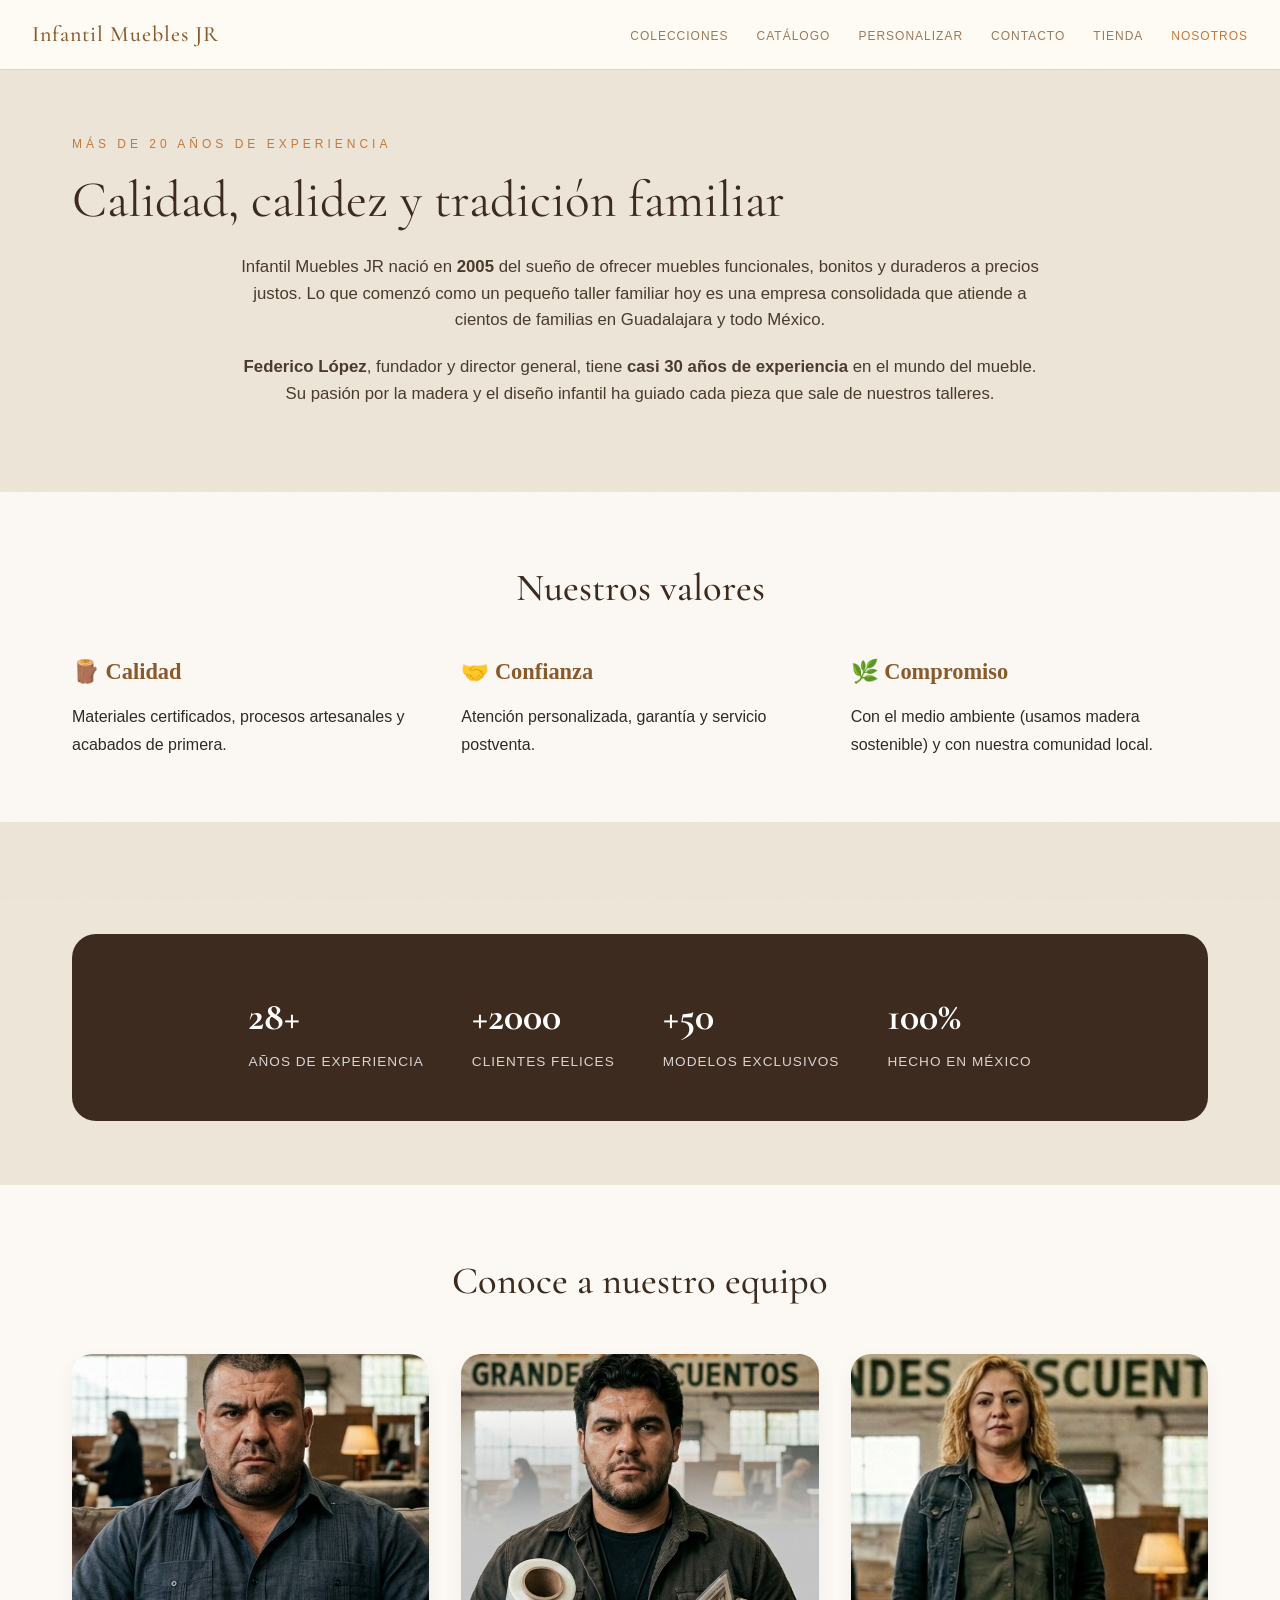
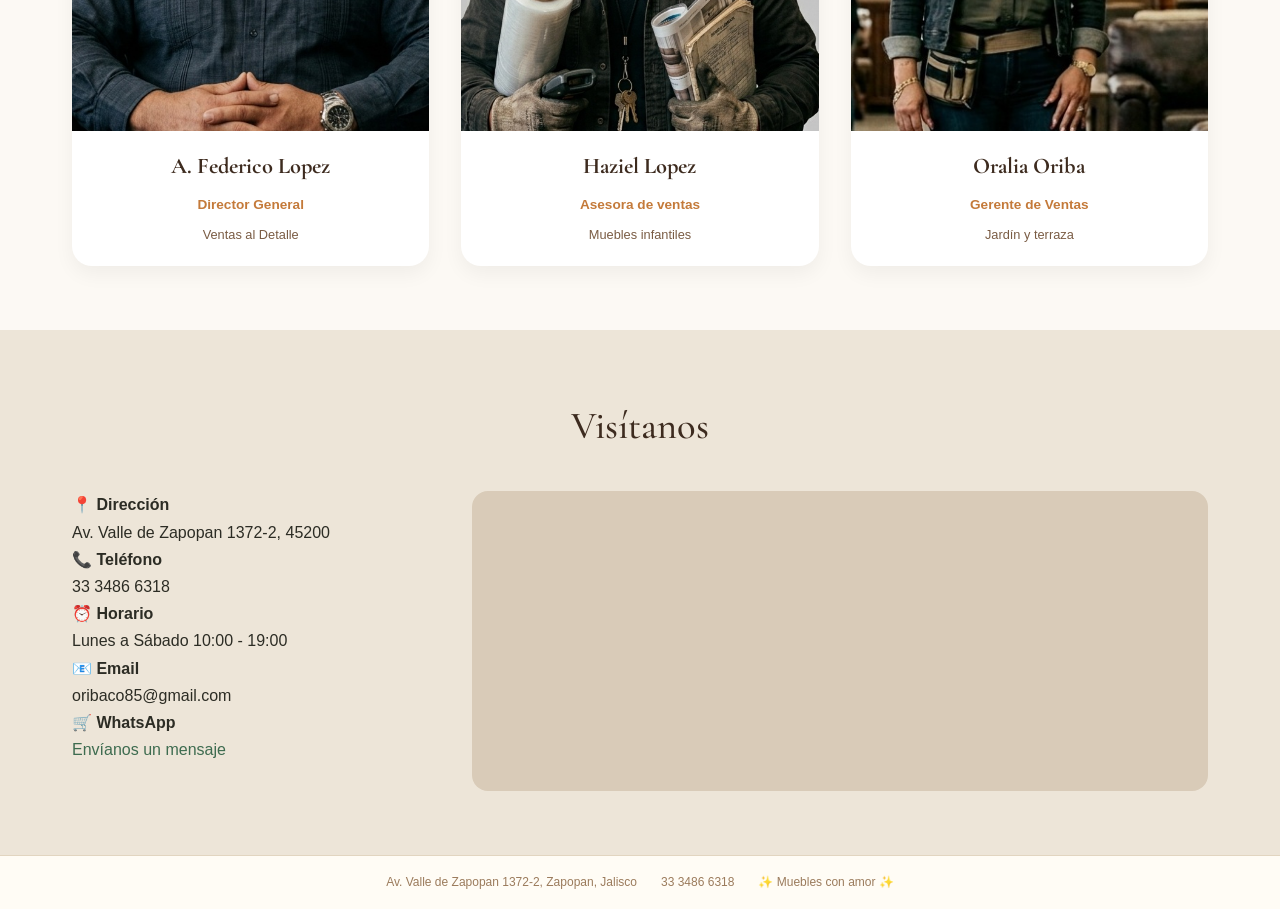
<file: nosotros.html>
<!DOCTYPE html>
<html lang="es">
<head>
  <meta charset="UTF-8">
  <meta name="viewport" content="width=device-width, initial-scale=1.0">
  <title>Nosotros | Infantil Muebles JR</title>
  <link rel="icon" type="image/svg+xml" href="assets/img/favicon.svg">
  <meta name="description" content="Conoce la historia, valores y equipo de Infantil Muebles JR. Más de 20 años fabricando muebles infantiles de calidad.">
  
  <!-- Estilos globales -->
  <link rel="preconnect" href="https://fonts.googleapis.com">
  <link href="https://fonts.googleapis.com/css2?family=Cormorant+Garamond:ital,wght@0,300;0,400;0,600;1,300&family=DM+Sans:wght@300;400;500;600&display=swap" rel="stylesheet">
  <link rel="stylesheet" href="assets/css/tokens.css">
  <link rel="stylesheet" href="assets/css/main.css">
  <link rel="stylesheet" href="assets/css/components.css">
  <link rel="stylesheet" href="assets/css/fx.css">
  
  <style>
    /* Estilos adicionales específicos para la página Nosotros */
    .vz-section {
      padding: 64px 24px;
    }
    .vz-container {
      max-width: 1200px;
      margin: 0 auto;
    }
    .vz-eyebrow {
      font-size: 12px;
      letter-spacing: 4px;
      text-transform: uppercase;
      color: #C47A3A;
      margin-bottom: 16px;
    }
    .vz-h1 {
      font-family: 'Cormorant Garamond', serif;
      font-size: 3.2rem;
      font-weight: 400;
      color: #3D2B1F;
      margin-bottom: 24px;
    }
    .vz-h2 {
      font-family: 'Cormorant Garamond', serif;
      font-size: 2.4rem;
      font-weight: 500;
      color: #3D2B1F;
      margin-bottom: 32px;
      text-align: center;
    }
    .vz-h3 {
      font-size: 1.4rem;
      font-weight: 600;
      color: #8B5A2B;
      margin-bottom: 12px;
    }
    .vz-body {
      font-size: 1.05rem;
      line-height: 1.6;
      color: #4A3B2C;
      max-width: 800px;
      margin: 0 auto 20px;
      text-align: center;
    }
    .vz-grid-3 {
      display: grid;
      grid-template-columns: repeat(auto-fit, minmax(260px, 1fr));
      gap: 32px;
      margin-top: 20px;
    }
    .vz-bg-alt {
      background: #FCF9F4;
    }
    .team-grid {
      display: grid;
      grid-template-columns: repeat(auto-fit, minmax(240px, 1fr));
      gap: 32px;
      margin-top: 40px;
    }
    .team-card {
      background: white;
      border-radius: 20px;
      overflow: hidden;
      box-shadow: 0 8px 20px rgba(0,0,0,0.05);
      text-align: center;
      transition: transform 0.2s;
    }
    .team-card:hover {
      transform: translateY(-6px);
    }
    .team-card img {
      width: 100%;
      height: 377px;        /* Aumentado un 45% respecto a los 260px originales */
      object-fit: cover;
      background: #EADBC6;
    }
    .team-card h3 {
      font-family: 'Cormorant Garamond', serif;
      font-size: 1.4rem;
      margin-top: 16px;
      color: #3D2B1F;
    }
    .team-card .rol {
      font-size: 0.85rem;
      font-weight: 600;
      color: #C47A3A;
      margin: 8px 0;
    }
    .team-card .especialidad {
      font-size: 0.8rem;
      color: #7A5C44;
      padding: 0 16px 20px;
    }
    .stats-nosotros {
      display: flex;
      justify-content: center;
      gap: 48px;
      flex-wrap: wrap;
      background: #3D2B1F;
      color: white;
      padding: 48px 24px;
      border-radius: 24px;
      margin-top: 48px;
    }
    .stat-num {
      font-size: 2.5rem;
      font-weight: 700;
      font-family: 'Cormorant Garamond', serif;
    }
    .stat-label {
      font-size: 0.85rem;
      letter-spacing: 1px;
      text-transform: uppercase;
      opacity: 0.8;
    }
    @media (max-width: 700px) {
      .vz-h1 { font-size: 2.2rem; }
      .stats-nosotros { gap: 24px; }
      /* Ajuste opcional: en móviles la altura puede reducirse ligeramente para no dominar la pantalla */
      .team-card img {
        height: 280px;
      }
    }
  </style>

    
    
</head>
<body>

<!-- HEADER -->
<header class="site-header" id="siteHeader">
  <button class="menu-toggle" id="menuToggle" aria-label="Menú">☰</button>
  <a href="index.html" class="logo">Infantil Muebles JR</a>
  <ul class="nav-links" id="navLinks">
    <li><a href="colecciones.html">Colecciones</a></li>
    <li><a href="catalogo-landingpage.html">Catálogo</a></li>
    <li><a href="funnel.html">Personalizar</a></li>
    <li><a href="paypage.html">Contacto</a></li>
    <li><a href="salecar.html">Tienda</a></li>
    <li><a href="nosotros.html" class="active">Nosotros</a></li>
  </ul>
</header>

<main>
  <!-- Sección Historia -->
  <section class="vz-section">
    <div class="vz-container">
      <p class="vz-eyebrow">Más de 20 años de experiencia</p>
      <h1 class="vz-h1">Calidad, calidez y tradición familiar</h1>
      <p class="vz-body">
        Infantil Muebles JR nació en <strong>2005</strong> del sueño de ofrecer muebles funcionales, bonitos y duraderos a precios justos.  
        Lo que comenzó como un pequeño taller familiar hoy es una empresa consolidada que atiende a cientos de familias en Guadalajara y todo México.
      </p>
      <p class="vz-body">
        <strong>Federico López</strong>, fundador y director general, tiene <strong>casi 30 años de experiencia</strong> en el mundo del mueble.  
        Su pasión por la madera y el diseño infantil ha guiado cada pieza que sale de nuestros talleres.
      </p>
    </div>
  </section>

  <!-- Valores -->
  <section class="vz-section vz-bg-alt">
    <div class="vz-container">
      <h2 class="vz-h2">Nuestros valores</h2>
      <div class="vz-grid-3">
        <div>
          <div class="vz-h3">🪵 Calidad</div>
          <p>Materiales certificados, procesos artesanales y acabados de primera.</p>
        </div>
        <div>
          <div class="vz-h3">🤝 Confianza</div>
          <p>Atención personalizada, garantía y servicio postventa.</p>
        </div>
        <div>
          <div class="vz-h3">🌿 Compromiso</div>
          <p>Con el medio ambiente (usamos madera sostenible) y con nuestra comunidad local.</p>
        </div>
      </div>
    </div>
  </section>

  <!-- Datos destacados (stats) -->
  <section class="vz-section">
    <div class="vz-container">
      <div class="stats-nosotros">
        <div><div class="stat-num" id="yearsCount">0</div><div class="stat-label">Años de experiencia</div></div>
        <div><div class="stat-num">+2000</div><div class="stat-label">Clientes felices</div></div>
        <div><div class="stat-num">+50</div><div class="stat-label">Modelos exclusivos</div></div>
        <div><div class="stat-num">100%</div><div class="stat-label">Hecho en México</div></div>
      </div>
    </div>
  </section>

  <!-- Equipo de trabajo (dinámico) -->
  <section class="vz-section vz-bg-alt">
    <div class="vz-container">
      <h2 class="vz-h2">Conoce a nuestro equipo</h2>
      <div id="teamContainer" class="team-grid">
        <p>Cargando equipo...</p>
      </div>
    </div>
  </section>

  <!-- Mapa y contacto rápido -->
  <section class="vz-section">
    <div class="vz-container">
      <h2 class="vz-h2">Visítanos</h2>
      <div style="display: flex; flex-wrap: wrap; gap: 32px; justify-content: space-between;">
        <div style="flex:1; min-width: 250px;">
          <p><strong>📍 Dirección</strong><br>
          <span id="direccion">Av. Valle de Zapopan 1372-2, 45200, Zapopan, Jalisco</span></p>
          <p><strong>📞 Teléfono</strong><br>
          <span id="telefono"></span></p>
          <p><strong>⏰ Horario</strong><br>
          <span id="horario">Lunes a Sábado 10:00 - 19:00</span></p>
          <p><strong>📧 Email</strong><br>
          <span id="email"></span></p>
          <p><strong>🛒 WhatsApp</strong><br>
          <a href="#" id="whatsappLink" target="_blank">Envíanos un mensaje</a></p>
        </div>
        <div style="flex:2; min-width: 280px; height: 300px; background: #D9CBB8; border-radius: 16px; display: flex; align-items: center; justify-content: center; color: #5A3E2A;">
          <iframe src="https://maps.google.com/maps?q=Av.%20Valle%20de%20Zapopan%201372-2%2C%2045200%20Zapopan%2C%20Jal.&z=15&output=embed" width="100%" height="100%" style="border:0; border-radius: 16px;" allowfullscreen="" loading="lazy"></iframe>
        </div>
      </div>
    </div>
  </section>
</main>

<!-- FOOTER -->
<footer class="site-footer" id="siteFooter">
  <span class="footer-text">Av. Valle de Zapopan 1372-2, Zapopan, Jalisco</span>
  <a href="https://wa.me/523334866318" target="_blank" class="footer-link">33 3486 6318</a>
  <span class="footer-text">✨ Muebles con amor ✨</span>
</footer>

<script>
  // Cargar configuración y equipo desde JSON
  async function cargarDatos() {
    try {
      // 1. Cargar config.json
      const configRes = await fetch('data/config.json');
      if (configRes.ok) {
        const config = await configRes.json();
        document.getElementById('direccion').innerText = config.direccion || 'Av. Valle de Zapopan 1372-2, 45200, Zapopan, Jalisco';
        document.getElementById('horario').innerText = config.horario || 'Lunes a Sábado 10:00 - 19:00';
        document.getElementById('email').innerText = config.email_ventas || 'oribaco85@gmail.com';
        const telefonoSpan = document.getElementById('telefono');
        telefonoSpan.innerText = config.whatsapp_display || '33 3486 6318';
        const waLink = document.getElementById('whatsappLink');
        if (config.whatsapp) {
          waLink.href = `https://wa.me/${config.whatsapp}`;
        } else {
          waLink.href = 'https://wa.me/523334866318';
        }
      }

      // 2. Cargar equipo.json
      const teamRes = await fetch('data/equipo.json');
      if (teamRes.ok) {
        const equipo = await teamRes.json();
        const container = document.getElementById('teamContainer');
        if (container && equipo.length) {
          container.innerHTML = equipo.map(m => `
            <div class="team-card">
              <img src="${m.foto}" alt="${m.nombre}" onerror="this.src='assets/img/equipo/mockup02.png'; this.onerror=null;">
              <h3>${m.nombre}</h3>
              <div class="rol">${m.rol}</div>
              <div class="especialidad">${m.especialidad}</div>
            </div>
          `).join('');
        } else if (container) {
          container.innerHTML = '<p>No se pudo cargar el equipo.</p>';
        }
      } else {
        console.warn('No se encontró equipo.json, mostrando equipo por defecto');
        document.getElementById('teamContainer').innerHTML = `
          <div class="team-card"><img src="assets/img/equipo/fede.jpg" alt="Federico"><h3>A. Federico Lopez</h3><div class="rol">Director General</div><div class="especialidad">Ventas al detalle</div></div>
          <div class="team-card"><img src="assets/img/equipo/haziel.jpg" alt="Haziel"><h3>Haziel Lopez</h3><div class="rol">Asesora de ventas</div><div class="especialidad">Muebles infantiles</div></div>
          <div class="team-card"><img src="assets/img/equipo/oralia.jpg" alt="Oralia"><h3>Oralia Oriba</h3><div class="rol">Gerente de Ventas</div><div class="especialidad">Jardín y terraza</div></div>
        `;
      }

      // 3. Animar años de experiencia (casi 30)
      const yearsSpan = document.getElementById('yearsCount');
      if (yearsSpan) {
        let current = 0;
        const target = 28;
        const interval = setInterval(() => {
          if (current < target) {
            current++;
            yearsSpan.textContent = current + '+';
          } else {
            clearInterval(interval);
          }
        }, 40);
      }
    } catch (err) {
      console.error('Error cargando datos:', err);
      document.getElementById('teamContainer').innerHTML = '<p>Hubo un problema al cargar el equipo. Intenta más tarde.</p>';
    }
  }

  cargarDatos();
</script>

<!-- Estilos complementarios para header/footer consistentes con el resto del sitio -->
<style>
  .site-header, .site-footer {
    background: #FFFCF5;
    border-bottom: 1px solid #E2D5C0;
    display: flex;
    align-items: center;
    justify-content: space-between;
    padding: 16px 32px;
    flex-wrap: wrap;
    gap: 16px;
  }
  .site-footer {
    border-top: 1px solid #E2D5C0;
    border-bottom: none;
    justify-content: center;
    gap: 24px;
    margin-top: 0;
    background: #FFFCF5;
  }
  .logo {
    font-family: 'Cormorant Garamond', serif;
    font-size: 22px;
    font-weight: 500;
    color: #8B5A2B;
    text-decoration: none;
    letter-spacing: 1px;
  }
  .nav-links {
    display: flex;
    gap: 28px;
    list-style: none;
    margin: 0;
    padding: 0;
  }
  .nav-links li a {
    font-size: 12px;
    font-weight: 500;
    letter-spacing: 1px;
    text-decoration: none;
    color: #9B7B5C;
    text-transform: uppercase;
    transition: color 0.2s;
  }
  .nav-links li a:hover, .nav-links li a.active {
    color: #C47A3A;
  }
  .footer-text, .footer-link {
    font-size: 12px;
    color: #9B7B5C;
    text-decoration: none;
  }
  .footer-link:hover {
    color: #C47A3A;
  }
  @media (max-width: 700px) {
    .site-header { flex-direction: column; text-align: center; }
    .nav-links { flex-wrap: wrap; justify-content: center; gap: 16px; }
    .vz-section { padding: 48px 16px; }
  }
</style>
  
<script>
(function() {
    var btns = document.querySelectorAll('button');
    for(var i=0; i<btns.length; i++) {
        var btn = btns[i];
        if(!btn.hasAttribute('onclick') && !btn.hasAttribute('data-action') && !btn.closest('form')) {
            btn.setAttribute('onclick', "alert('Esta función estará disponible próximamente.');");
        }
    }
})();
</script>
</body>
</html>
</file>
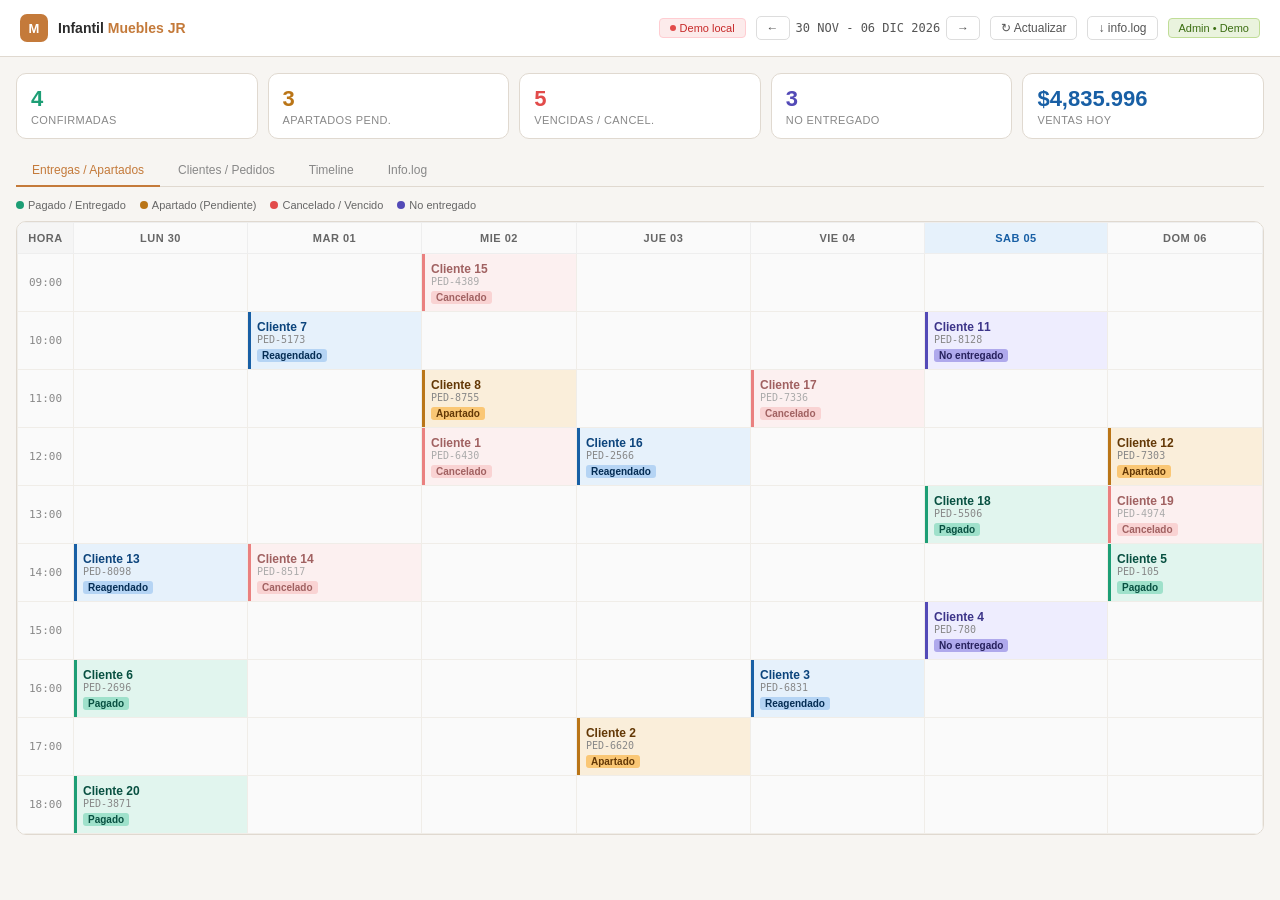
<file: papernews.html>
<!DOCTYPE html>
<html lang="es">
<head>
  <link rel="icon" href="assets/img/favicon.svg" type="image/svg+xml">
<meta charset="UTF-8">
<meta name="viewport" content="width=device-width, initial-scale=1.0">
<title>Monitor de Ventas | Infantil Muebles JR</title>
<style>
*{box-sizing:border-box;margin:0;padding:0}
body{font-family:'DM Sans',-apple-system,BlinkMacSystemFont,'Segoe UI',sans-serif;background:#F7F5F2;color:#2B2B2B;font-size:13px}
header{background:#fff;border-bottom:1px solid #E0D9D0;padding:14px 20px;display:flex;align-items:center;justify-content:space-between;position:sticky;top:0;z-index:100}
.logo{display:flex;align-items:center;gap:10px}
.logo-icon{width:28px;height:28px;background:#C47A3A;border-radius:7px;display:flex;align-items:center;justify-content:center;color:#fff;font-size:13px;font-weight:700}
.logo-name{font-size:14px;font-weight:600}
.logo-name span{color:#C47A3A}
.hdr-right{display:flex;align-items:center;gap:10px}
.week-nav{display:flex;align-items:center;gap:6px}
.wnav{background:none;border:1px solid #DDD;border-radius:5px;padding:4px 10px;cursor:pointer;font-size:12px;color:#555}
.wnav:hover{background:#F0F0F0}
.wlabel{font-size:12px;font-weight:500;font-family:monospace;color:#555;min-width:130px;text-align:center}
.badge-access{font-size:11px;background:#EAF3DE;color:#3B6D11;padding:3px 10px;border-radius:4px;border:1px solid #C0DD97}
.badge-live{font-size:11px;background:#FCEBEB;color:#C62828;padding:3px 10px;border-radius:4px;border:1px solid #FFCDD2;display:flex;align-items:center;gap:4px}
.live-dot{width:6px;height:6px;background:#E24B4A;border-radius:50%;animation:pulse 1.4s infinite}
@keyframes pulse{0%,100%{opacity:1}50%{opacity:.3}}
.btn-refresh{background:none;border:1px solid #DDD;border-radius:5px;padding:4px 10px;cursor:pointer;font-size:12px;color:#555}
.btn-refresh:hover{background:#F0F0F0}
main{padding:16px;max-width:1280px;margin:0 auto}
.stats-row{display:grid;grid-template-columns:repeat(5,1fr);gap:10px;margin-bottom:16px}
.stat{background:#fff;border:1px solid #E0D9D0;border-radius:10px;padding:12px 14px}
.stat-val{font-size:22px;font-weight:700;margin-bottom:2px}
.stat-lbl{font-size:11px;color:#888;text-transform:uppercase;letter-spacing:.4px}
.sv-g{color:#1D9E75}.sv-a{color:#BA7517}.sv-r{color:#E24B4A}.sv-b{color:#185FA5}.sv-p{color:#534AB7}
.legend{display:flex;gap:14px;margin-bottom:10px;flex-wrap:wrap}
.leg{display:flex;align-items:center;gap:4px;font-size:11px;color:#666}
.leg-dot{width:8px;height:8px;border-radius:50%}
.lg-c{background:#1D9E75}.lg-o{background:#BA7517}.lg-e{background:#E24B4A}.lg-n{background:#534AB7}.lg-f{background:#CCC}
.tabs{display:flex;gap:2px;margin-bottom:12px;border-bottom:1px solid #E0D9D0;padding-bottom:0}
.tab{padding:8px 16px;cursor:pointer;font-size:12px;font-weight:500;color:#888;border-bottom:2px solid transparent;margin-bottom:-1px}
.tab.active{color:#C47A3A;border-bottom-color:#C47A3A}
.tab-panel{display:none}
.tab-panel.active{display:block}
.cal-wrap{background:#fff;border:1px solid #E0D9D0;border-radius:10px;overflow:hidden;overflow-x:auto}
table{width:100%;border-collapse:collapse;min-width:780px}
thead th{font-size:11px;font-weight:600;color:#666;padding:9px 7px;text-align:center;border:0.5px solid #EEE;background:#FAFAFA;text-transform:uppercase;letter-spacing:.5px}
thead th.th-hr{width:56px;background:#F5F5F5}
thead th.th-today{background:#E6F1FB;color:#185FA5}
td{border:0.5px solid #F0EDE8;vertical-align:top;height:58px;width:calc((100% - 56px)/7)}
td.hr-cell{font-size:11px;font-weight:500;color:#888;text-align:center;padding:4px 2px;background:#FAFAFA;vertical-align:middle;font-family:monospace;width:56px}
td.today-col{background:#FAFFF8}
.appt{width:100%;height:100%;padding:5px 6px;cursor:pointer;border:none;background:none;text-align:left;display:block}
.appt:hover{opacity:.85}
.appt.CONFIRMED{background:#E1F5EE;border-left:3px solid #1D9E75}
.appt.PENDING_OXXO{background:#FAEEDA;border-left:3px solid #BA7517}
.appt.EXPIRED,.appt.CANCELLED{background:#FCEBEB;border-left:3px solid #E24B4A;opacity:.7}
.appt.NO_SHOW{background:#EEEDFE;border-left:3px solid #534AB7}
.appt.RESCHEDULED{background:#E6F1FB;border-left:3px solid #185FA5}
.appt-name{font-size:12px;font-weight:600;display:block;white-space:nowrap;overflow:hidden;text-overflow:ellipsis}
.appt.CONFIRMED .appt-name{color:#085041}
.appt.PENDING_OXXO .appt-name{color:#633806}
.appt.EXPIRED .appt-name,.appt.CANCELLED .appt-name{color:#791F1F}
.appt.NO_SHOW .appt-name{color:#3C3489}
.appt.RESCHEDULED .appt-name{color:#0C447C}
.appt-sku{font-size:10px;font-family:monospace;display:block;white-space:nowrap;overflow:hidden;text-overflow:ellipsis;margin-bottom:2px;color:#888}
.appt-badge{display:inline-flex;font-size:10px;padding:1px 5px;border-radius:3px;font-weight:600}
.b-conf{background:#9FE1CB;color:#085041}
.b-oxxo{background:#FAC775;color:#633806}
.b-exp{background:#F7C1C1;color:#791F1F}
.b-nos{background:#AFA9EC;color:#26215C}
.b-res{background:#B5D4F4;color:#042C53}
.timeline-wrap{background:#fff;border:1px solid #E0D9D0;border-radius:10px;padding:16px;overflow-x:auto}
.timeline{display:flex;gap:0;min-width:600px;position:relative;margin-top:8px}
.timeline:before{content:'';position:absolute;top:20px;left:0;right:0;height:2px;background:#E0D9D0;z-index:0}
.tl-item{flex:1;display:flex;flex-direction:column;align-items:center;position:relative;z-index:1}
.tl-dot{width:16px;height:16px;border-radius:50%;border:2px solid #fff;margin-bottom:6px}
.tl-dot.done{background:#1D9E75}
.tl-dot.pending{background:#BA7517}
.tl-dot.bad{background:#E24B4A}
.tl-dot.empty{background:#DDD}
.tl-label{font-size:10px;color:#888;text-align:center;line-height:1.3}
.tl-label strong{display:block;color:#555;font-size:11px}
.log-wrap{background:#1E1E1E;border-radius:10px;padding:14px;font-family:monospace;font-size:11px;color:#D4D4D4;max-height:240px;overflow-y:auto}
.log-line{padding:2px 0;line-height:1.5}
.log-ts{color:#888}
.log-event{color:#9FE1CB}
.log-event.WARN{color:#FAC775}
.log-event.ERR{color:#F09595}
.log-detail{color:#D4D4D4}
.modal-bg{display:none;position:fixed;inset:0;background:rgba(0,0,0,.45);z-index:200;align-items:center;justify-content:center;padding:16px}
.modal-bg.open{display:flex}
.modal{background:#fff;border-radius:14px;width:100%;max-width:420px;max-height:90vh;overflow-y:auto}
.modal-hdr{padding:18px 20px 14px;border-bottom:1px solid #F0EDE8;display:flex;align-items:flex-start;justify-content:space-between}
.modal-title{font-size:15px;font-weight:700}
.modal-close{background:none;border:none;font-size:18px;cursor:pointer;color:#888}
.modal-body{padding:18px 20px}
.modal-section{font-size:11px;font-weight:600;color:#888;text-transform:uppercase;letter-spacing:.5px;margin:14px 0 8px}
.modal-section:first-child{margin-top:0}
.mrow{display:flex;justify-content:space-between;padding:6px 0;font-size:13px;border-bottom:1px solid #F7F5F2}
.mrow:last-child{border:none}
.mrow span:first-child{color:#888}
.mrow strong{color:#2B2B2B;font-weight:600;font-size:12px;text-align:right;max-width:200px;word-break:break-all}
.status-select{width:100%;padding:9px 11px;border:1px solid #DDD;border-radius:7px;font-size:13px;color:#2B2B2B;outline:none;margin-bottom:10px}
.modal-actions{padding:0 20px 18px;display:grid;grid-template-columns:1fr 1fr;gap:8px}
.m-btn{padding:10px;border-radius:8px;border:none;cursor:pointer;font-size:13px;font-weight:600}
.m-cancel{background:#FCEBEB;color:#C62828}
.m-save{background:#1D9E75;color:#fff}
.m-dl{background:#E6F1FB;color:#185FA5}
.tl-mini{display:flex;gap:4px;margin-top:6px}
.tl-mini-dot{width:10px;height:10px;border-radius:50%}
.clients-table{width:100%;border-collapse:collapse;font-size:12px}
.clients-table th{padding:8px 10px;text-align:left;font-size:11px;font-weight:600;color:#888;text-transform:uppercase;letter-spacing:.4px;border-bottom:1px solid #E0D9D0;background:#FAFAFA}
.clients-table td{padding:8px 10px;border-bottom:1px solid #F7F5F2;vertical-align:middle}
.clients-table tr:hover td{background:#F7F5F2}
.status-badge{display:inline-flex;padding:2px 8px;border-radius:4px;font-size:11px;font-weight:600}
.dl-log-btn{background:none;border:1px solid #DDD;border-radius:5px;padding:4px 10px;cursor:pointer;font-size:12px;color:#555}
.dl-log-btn:hover{background:#F0F0F0}
</style>

    
    
</head>
<body>

<header>
  <link rel="icon" href="assets/img/favicon.svg" type="image/svg+xml">
  <div class="logo">
    <div class="logo-icon">M</div>
    <div class="logo-name">Infantil <span>Muebles JR</span></div>
  </div>
  <div class="hdr-right">
    <div class="badge-live"><span class="live-dot"></span>Demo local</div>
    <div class="week-nav">
      <button class="wnav" onclick="shiftWeek(-1)">&#8592;</button>
      <div class="wlabel" id="week-label">-</div>
      <button class="wnav" onclick="shiftWeek(1)">&#8594;</button>
    </div>
    <button class="btn-refresh" onclick="render()">&#x21BB; Actualizar</button>
    <button class="dl-log-btn" onclick="downloadLog()">&#x2193; info.log</button>
    <div class="badge-access">Admin &bull; Demo</div>
  </div>
</header>

<main>
  <div class="stats-row">
    <div class="stat"><div class="stat-val sv-g" id="s-conf">0</div><div class="stat-lbl">Confirmadas</div></div>
    <div class="stat"><div class="stat-val sv-a" id="s-oxxo">0</div><div class="stat-lbl">Apartados pend.</div></div>
    <div class="stat"><div class="stat-val sv-r" id="s-exp">0</div><div class="stat-lbl">Vencidas / cancel.</div></div>
    <div class="stat"><div class="stat-val sv-p" id="s-nos">0</div><div class="stat-lbl">No entregado</div></div>
    <div class="stat"><div class="stat-val sv-b" id="s-rev">$0</div><div class="stat-lbl">Ventas hoy</div></div>
  </div>

  <div class="tabs">
    <div class="tab active" onclick="showTab('agenda',this)">Entregas / Apartados</div>
    <div class="tab" onclick="showTab('clientes',this)">Clientes / Pedidos</div>
    <div class="tab" onclick="showTab('timeline',this)">Timeline</div>
    <div class="tab" onclick="showTab('log',this)">Info.log</div>
  </div>

  <div class="tab-panel active" id="tab-agenda">
    <div class="legend">
      <div class="leg"><div class="leg-dot lg-c"></div>Pagado / Entregado</div>
      <div class="leg"><div class="leg-dot lg-o"></div>Apartado (Pendiente)</div>
      <div class="leg"><div class="leg-dot lg-e"></div>Cancelado / Vencido</div>
      <div class="leg"><div class="leg-dot lg-n"></div>No entregado</div>
    </div>
    <div class="cal-wrap">
      <table>
        <thead id="cal-head"></thead>
        <tbody id="cal-body"></tbody>
      </table>
    </div>
  </div>

  <div class="tab-panel" id="tab-clientes">
    <div style="background:#fff;border:1px solid #E0D9D0;border-radius:10px;overflow:hidden;overflow-x:auto">
      <table class="clients-table">
        <thead>
          <tr><th>SKU</th><th>Cliente</th><th>Producto</th><th>Total</th><th>Apartado</th><th>Estado</th><th>Fecha</th></tr>
        </thead>
        <tbody id="clients-body"></tbody>
      </table>
    </div>
  </div>

  <div class="tab-panel" id="tab-timeline">
    <div class="timeline-wrap">
      <div id="timeline-list"></div>
    </div>
  </div>

  <div class="tab-panel" id="tab-log">
    <div class="log-wrap" id="log-wrap"></div>
  </div>
</main>

<div class="modal-bg" id="modal-bg" onclick="closeModal(event)">
  <div class="modal">
    <div class="modal-hdr">
      <div><div class="modal-title" id="m-title">-</div><div id="m-sku" style="font-size:12px;color:#888">-</div></div>
      <button class="modal-close" onclick="closeModal()">&#x2715;</button>
    </div>
    <div class="modal-body">
      <div class="modal-section">Cliente</div>
      <div class="mrow"><span>Nombre</span><strong id="d-nombre">-</strong></div>
      <div class="mrow"><span>Email</span><strong id="d-email">-</strong></div>
      <div class="mrow"><span>Teléfono</span><strong id="d-tel">-</strong></div>
      <div class="modal-section">Pedido</div>
      <div class="mrow"><span>Producto</span><strong id="d-svc">-</strong></div>
      <div class="mrow"><span>Total</span><strong id="d-monto">-</strong></div>
      <div class="mrow"><span>Apartado</span><strong id="d-apartado">-</strong></div>
      <div class="mrow"><span>Método</span><strong id="d-method">-</strong></div>
      <div class="modal-section">Estado</div>
      <select class="status-select" id="d-status-sel">
        <option value="CONFIRMED">Pagado / Entregado</option>
        <option value="PENDING_OXXO">Apartado pendiente</option>
        <option value="CANCELLED">Cancelado</option>
        <option value="NO_SHOW">No entregado</option>
        <option value="RESCHEDULED">Reagendado</option>
      </select>
      <div class="modal-section">Log</div>
      <div class="log-wrap" style="max-height:120px" id="d-log"></div>
    </div>
    <div class="modal-actions">
      <button class="m-btn m-cancel" onclick="closeModal()">Cerrar</button>
      <button class="m-btn m-save" onclick="saveStatus()">Guardar</button>
    </div>
  </div>
</div>

<script>
// ============================================================
// PAPERNEWS.HTML - MONITOR DE VENTAS (DEMO CON DATOS LOCALES)
// Para conectar a API real:
//   1. Reemplazar 'getReservas()' y 'saveReservas()' por llamadas fetch a /api/ventas
//   2. Ajustar constantes de estados al esquema de backend
// ============================================================
const LS_KEY='imjr_demo_ventas';
const HOURS=['09:00','10:00','11:00','12:00','13:00','14:00','15:00','16:00','17:00','18:00'];
const DAY_NAMES=['Lun','Mar','Mie','Jue','Vie','Sab','Dom'];
const MESES=['ENE','FEB','MAR','ABR','MAY','JUN','JUL','AGO','SEP','OCT','NOV','DIC'];
let weekOffset=0, activeKey=null;

// DATOS DE EJEMPLO (se poblarán si no existen)
function initDemoData() {
  if(localStorage.getItem(LS_KEY)) return;
  const demo = [];
  const hoy = new Date();
  for(let i=0;i<20;i++) {
    const d = new Date(hoy);
    d.setDate(hoy.getDate() + (i%7) - 3);
    const sku = 'PED-'+Math.floor(Math.random()*10000);
    const estados = ['CONFIRMED','PENDING_OXXO','CANCELLED','NO_SHOW','RESCHEDULED'];
    const status = estados[Math.floor(Math.random()*estados.length)];
    demo.push({
      sku: sku,
      nombre: 'Cliente '+ (i+1),
      email: `cliente${i+1}@mail.com`,
      telefono: '33 1234 5678',
      slot: DAY_NAMES[d.getDay()===0?6:d.getDay()-1]+' '+HOURS[Math.floor(Math.random()*HOURS.length)],
      service: 'Mueble infantil',
      monto: 1500 + Math.random()*5000,
      apartado: Math.random()>0.5 ? (Math.random()*0.6+0.35)*100 : null,
      method: 'Tarjeta',
      status: status,
      created_at: d.toISOString(),
      log: [{ts:new Date().toISOString(), event:'CREATED', detail:'Pedido creado en demo'}]
    });
  }
  localStorage.setItem(LS_KEY,JSON.stringify(demo));
}
initDemoData();

function getReservas(){return JSON.parse(localStorage.getItem(LS_KEY)||'[]');}
function saveReservas(arr){localStorage.setItem(LS_KEY,JSON.stringify(arr));}

function logEvent(sku,event,detail){
  const arr=getReservas();
  const r=arr.find(x=>x.sku===sku);
  if(r){r.log=r.log||[]; r.log.push({ts:new Date().toISOString(),event,detail}); saveReservas(arr);}
}

function getWeekDates(offset){
  const now=new Date(); now.setDate(now.getDate()+offset*7);
  const mon=new Date(now); mon.setDate(mon.getDate()-(mon.getDay()||7)+1);
  const d=[]; for(let i=0;i<7;i++){const x=new Date(mon); x.setDate(mon.getDate()+i); d.push(x);}
  return d;
}
function fmt2(d){return d.getDate().toString().padStart(2,'0');}

function slotToKey(slot,dates){
  for(let i=0;i<dates.length;i++){
    if(slot.startsWith(DAY_NAMES[i])){
      const hr=slot.split(' ').pop();
      return hr+'-'+i;
    }
  } return null;
}

function render(){
  const dates=getWeekDates(weekOffset);
  const d0=dates[0],d6=dates[6];
  document.getElementById('week-label').textContent= fmt2(d0)+' '+MESES[d0.getMonth()]+' - '+fmt2(d6)+' '+MESES[d6.getMonth()]+' '+d6.getFullYear();
  const reservas=getReservas();
  const slotMap={};
  reservas.forEach(r=>{const key=slotToKey(r.slot,dates); if(key)slotMap[key]=r;});

  let hdr='<tr><th class="th-hr">HORA</th>';
  dates.forEach((d,i)=>{const isTod=d.toDateString()===new Date().toDateString(); hdr+=`<th class="${isTod?'th-today':''}">${DAY_NAMES[i]} ${fmt2(d)}</th>`;});
  hdr+='</tr>';
  document.getElementById('cal-head').innerHTML=hdr;

  let rows='';
  HOURS.forEach(hr=>{
    rows+=`<tr><td class="hr-cell">${hr}</td>`;
    for(let d=0;d<7;d++){
      const isTod=dates[d].toDateString()===new Date().toDateString();
      const key=hr+'-'+d;
      const r=slotMap[key];
      if(r){
        const badge=r.status==='CONFIRMED'?'<span class="appt-badge b-conf">Pagado</span>':
          r.status==='PENDING_OXXO'?'<span class="appt-badge b-oxxo">Apartado</span>':
          r.status==='NO_SHOW'?'<span class="appt-badge b-nos">No entregado</span>':
          r.status==='RESCHEDULED'?'<span class="appt-badge b-res">Reagendado</span>':
          '<span class="appt-badge b-exp">Cancelado</span>';
        rows+=`<td class="${isTod?'today-col':''}"><button class="appt ${r.status}" onclick="openModal('${r.sku}')"><span class="appt-name">${r.nombre}</span><span class="appt-sku">${r.sku}</span>${badge}</button></td>`;
      } else rows+=`<td class="${isTod?'today-col':''}" style="background:#FAFAFA"></td>`;
    }
    rows+='</tr>';
  });
  document.getElementById('cal-body').innerHTML=rows;

  calcStats(reservas);
  renderClients(reservas);
  renderTimeline(reservas);
  renderLog(reservas);
}

function calcStats(reservas){
  document.getElementById('s-conf').textContent=reservas.filter(r=>r.status==='CONFIRMED').length;
  document.getElementById('s-oxxo').textContent=reservas.filter(r=>r.status==='PENDING_OXXO').length;
  document.getElementById('s-exp').textContent=reservas.filter(r=>r.status==='CANCELLED').length;
  document.getElementById('s-nos').textContent=reservas.filter(r=>r.status==='NO_SHOW').length;
  const hoyVentas=reservas.filter(r=>r.status==='CONFIRMED' && new Date(r.created_at).toDateString()===new Date().toDateString()).reduce((s,r)=>s+r.monto,0);
  document.getElementById('s-rev').textContent='$'+hoyVentas.toLocaleString('es-MX');
}

function renderClients(reservas){
  const statusBg={CONFIRMED:'#E1F5EE',PENDING_OXXO:'#FAEEDA',CANCELLED:'#FCEBEB',NO_SHOW:'#EEEDFE',RESCHEDULED:'#E6F1FB'};
  const statusColor={CONFIRMED:'#085041',PENDING_OXXO:'#633806',CANCELLED:'#791F1F',NO_SHOW:'#26215C',RESCHEDULED:'#042C53'};
  let rows='';
  reservas.forEach(r=>{
    const bg=statusBg[r.status]||'#F7F5F2';
    const col=statusColor[r.status]||'#2B2B2B';
    const apartadoText=r.apartado?r.apartado+'%':'--';
    rows+=`<tr><td style="font-family:monospace">${r.sku}</td><td>${r.nombre}</td><td>${r.service}</td><td>$${r.monto.toLocaleString('es-MX')}</td><td>${apartadoText}</td><td><span class="status-badge" style="background:${bg};color:${col}">${r.status}</span></td><td>${new Date(r.created_at).toLocaleDateString('es-MX')}</td></tr>`;
  });
  document.getElementById('clients-body').innerHTML=rows||'<tr><td colspan="7">Sin pedidos</td></tr>';
}

function renderTimeline(reservas){
  const STATES=[{key:'CREATED',label:'Creado',color:'#888'},{key:'CONFIRMED',label:'Pagado',color:'#1D9E75'},{key:'DELIVERED',label:'Entregado',color:'#1D9E75'},{key:'CANCELLED',label:'Cancelado',color:'#E24B4A'}];
  let html='';
  reservas.slice(0,10).forEach(r=>{
    const events=(r.log||[]).map(l=>l.event);
    html+=`<div style="margin-bottom:14px;border-bottom:1px solid #F0EDE8;padding-bottom:14px"><div style="font-weight:600">${r.nombre} — ${r.sku}</div><div style="display:flex;gap:0;position:relative;margin-top:8px"><div style="position:absolute;top:7px;left:0;right:0;height:2px;background:#E0D9D0;z-index:0"></div>`;
    STATES.forEach(s=>{
      const done=events.includes(s.key)||r.status===s.key;
      const dotColor=done?s.color:'#DDD';
      html+=`<div style="flex:1;display:flex;flex-direction:column;align-items:center;z-index:1"><div style="width:14px;height:14px;border-radius:50%;background:${dotColor};border:2px solid #fff;margin-bottom:4px"></div><div style="font-size:10px;color:${done?s.color:'#BBB'}">${s.label}</div></div>`;
    });
    html+=`</div></div>`;
  });
  document.getElementById('timeline-list').innerHTML=html||'Sin eventos';
}

function renderLog(reservas){
  const allLog=[]; reservas.forEach(r=>{(r.log||[]).forEach(l=>allLog.push({...l,sku:r.sku,nombre:r.nombre}));});
  allLog.sort((a,b)=>new Date(b.ts)-new Date(a.ts));
  let html=''; allLog.forEach(l=>{
    const ts=new Date(l.ts).toLocaleTimeString('es-MX');
    html+=`<div class="log-line"><span class="log-ts">[${ts}]</span> <span class="log-event">${l.event}</span> <span style="color:#888">${l.sku}</span> — ${l.detail||''}</div>`;
  });
  document.getElementById('log-wrap').innerHTML=html||'Sin actividad';
}

function openModal(sku){
  const r=getReservas().find(x=>x.sku===sku);
  if(!r)return;
  activeKey=sku;
  document.getElementById('m-title').textContent=r.nombre;
  document.getElementById('m-sku').textContent=r.sku;
  document.getElementById('d-nombre').textContent=r.nombre;
  document.getElementById('d-email').textContent=r.email;
  document.getElementById('d-tel').textContent=r.telefono;
  document.getElementById('d-svc').textContent=r.service;
  document.getElementById('d-monto').textContent='$'+r.monto.toLocaleString('es-MX');
  document.getElementById('d-apartado').textContent=r.apartado?r.apartado+'%':'Pago completo';
  document.getElementById('d-method').textContent=r.method;
  document.getElementById('d-status-sel').value=r.status;
  const logHtml=(r.log||[]).map(l=>`<div class="log-line">[${new Date(l.ts).toLocaleTimeString()}] ${l.event} — ${l.detail||''}</div>`).join('');
  document.getElementById('d-log').innerHTML=logHtml||'Sin eventos';
  document.getElementById('modal-bg').classList.add('open');
}

function closeModal(e){if(e&&e.target!==document.getElementById('modal-bg'))return; document.getElementById('modal-bg').classList.remove('open');}

function saveStatus(){
  if(!activeKey)return;
  const newStatus=document.getElementById('d-status-sel').value;
  const arr=getReservas();
  const r=arr.find(x=>x.sku===activeKey);
  if(r){
    const old=r.status;
    r.status=newStatus;
    r.log=r.log||[];
    r.log.push({ts:new Date().toISOString(),event:'STATUS_CHANGE',detail:old+' → '+newStatus});
    saveReservas(arr);
    closeModal();
    render();
  }
}

function showTab(name,el){
  document.querySelectorAll('.tab').forEach(t=>t.classList.remove('active'));
  document.querySelectorAll('.tab-panel').forEach(p=>p.classList.remove('active'));
  el.classList.add('active');
  document.getElementById('tab-'+name).classList.add('active');
}
function shiftWeek(n){weekOffset+=n;render();}
function downloadLog(){
  const reservas=getReservas();
  let content='# MONITOR VENTAS IMJR\n# '+new Date().toISOString()+'\n\n';
  reservas.forEach(r=>{
    content+=`--- ${r.sku} ---\nNombre: ${r.nombre}\nTotal: $${r.monto}\nApartado: ${r.apartado||'100'}%\nEstado: ${r.status}\nEventos:\n`;
    (r.log||[]).forEach(l=>content+=`  [${l.ts}] ${l.event} - ${l.detail}\n`);
    content+='\n';
  });
  const a=document.createElement('a'); a.href='data:text/plain;charset=utf-8,'+encodeURIComponent(content); a.download='imjr_monitor.log'; a.click();
}
render();
setInterval(render,30000);
</script>
  
<script>
(function() {
    var btns = document.querySelectorAll('button');
    for(var i=0; i<btns.length; i++) {
        var btn = btns[i];
        if(!btn.hasAttribute('onclick') && !btn.hasAttribute('data-action') && !btn.closest('form')) {
            btn.setAttribute('onclick', "alert('Esta función estará disponible próximamente.');");
        }
    }
})();
</script>
<script>
(function() {
  var toggle = document.getElementById('menuToggle');
  var nav = document.getElementById('navLinks');
  if (toggle && nav) {
    toggle.addEventListener('click', function() {
      nav.classList.toggle('open');
    });
    // Cerrar menú al hacer clic en un enlace
    var links = nav.querySelectorAll('a');
    for (var i = 0; i < links.length; i++) {
      links[i].addEventListener('click', function() {
        nav.classList.remove('open');
      });
    }
  }
})();
</script>
</body>
</html>
</file>
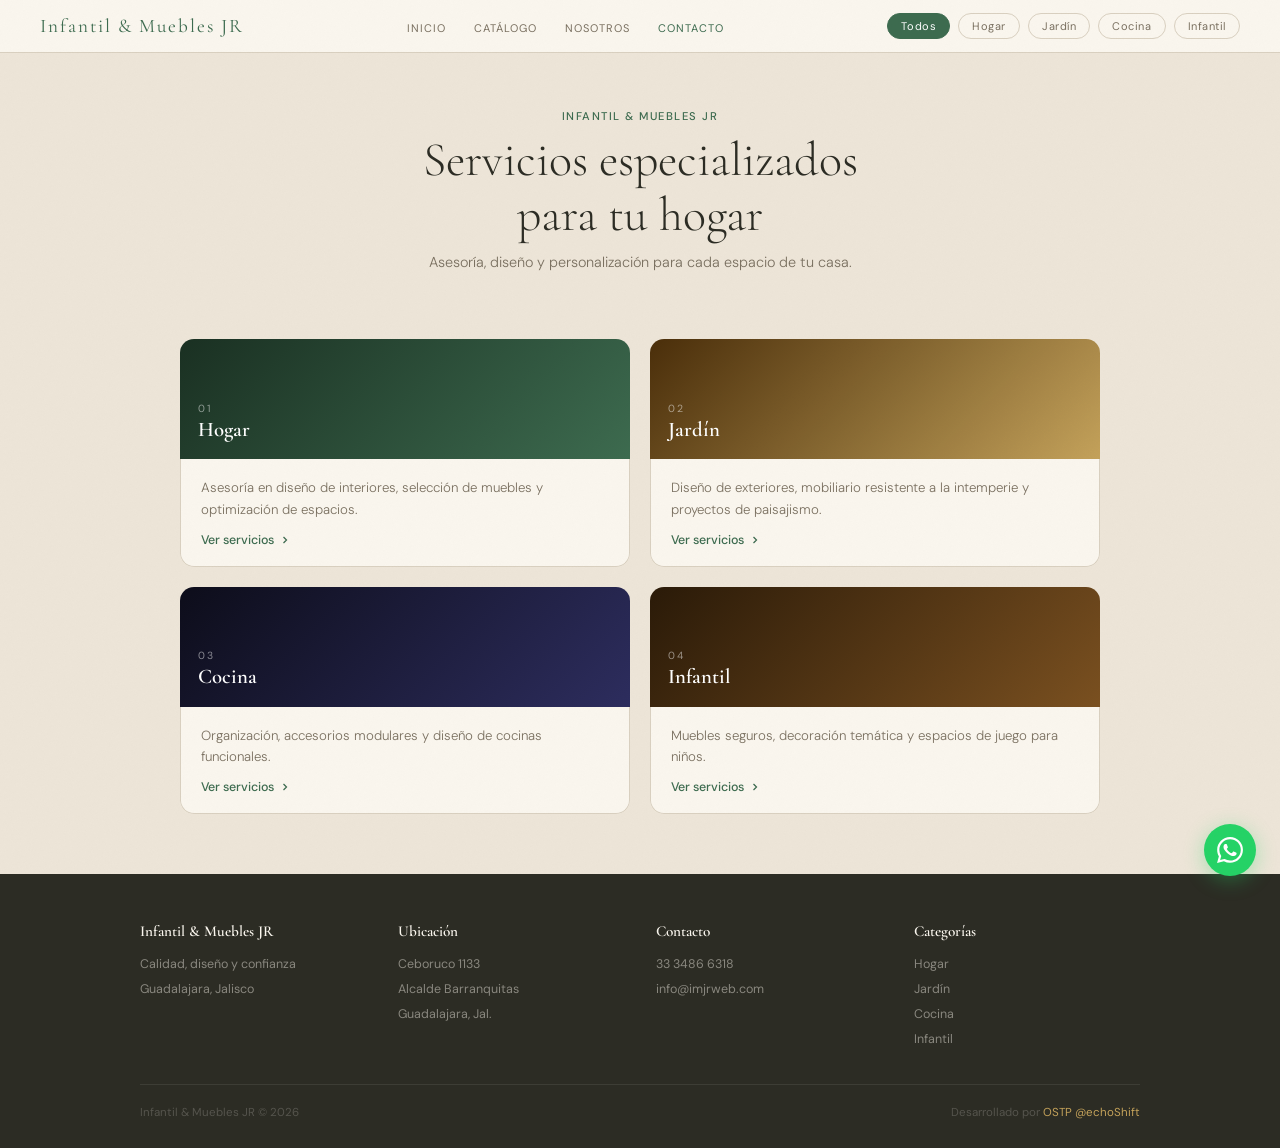
<file: servicios-landingpage.html>
<!DOCTYPE html>
<html lang="es">
<head>
  <meta charset="UTF-8">
<meta name="viewport" content="width=device-width, initial-scale=1.0">
<meta name="description" content="Servicios de diseño, asesoría y personalización para el hogar, jardín, cocina e infantil. Infantil & Muebles JR - Calidad y diseño.">
<meta name="theme-color" content="#3D6B4F">
<title>Servicios | Infantil & Muebles JR</title>
<link rel="preconnect" href="https://fonts.googleapis.com">
<link href="https://fonts.googleapis.com/css2?family=Cormorant+Garamond:ital,wght@0,300;0,400;0,600;1,300&family=DM+Sans:wght@300;400;500&display=swap" rel="stylesheet">
<link rel="stylesheet" href="assets/css/fx.css">
<link rel="icon" type="image/svg+xml" href="assets/img/favicon.svg">
<link rel="apple-touch-icon" href="assets/img/favicon.svg">
<style>
:root{
  --primary:#3D6B4F; --accent:#C4A25A;
  --cream:#FAF6EE; --bg:#EDE5D8; --bg-alt:#F5F0E8;
  --ink:#2C2C24; --ink-m:#7A7060; --ink-s:#9A8A70;
  --border:#D9D0C0; --radius:14px; --radius-sm:8px;
  --serif:'Cormorant Garamond',serif;
  --sans:'DM Sans',sans-serif;
}
*{box-sizing:border-box;margin:0;padding:0}
html{scroll-behavior:smooth}
body{font-family:var(--sans);background:var(--bg);color:var(--ink);min-height:100vh}

/* NAV */
nav{position:sticky;top:0;z-index:100;background:var(--cream);border-bottom:1px solid var(--border);padding:13px 40px;display:flex;align-items:center;justify-content:space-between;flex-wrap:wrap}
.nav-logo{font-family:var(--serif);font-size:1.2rem;color:var(--primary);letter-spacing:2px;text-decoration:none;font-weight:400}
.nav-links{display:flex;gap:28px;list-style:none}
.nav-links a{font-size:11px;color:var(--ink-m);text-decoration:none;letter-spacing:.09em;text-transform:uppercase;transition:color .2s}
.nav-links a:hover,.nav-links a.active{color:var(--primary)}
.nav-seg{display:flex;gap:8px;flex-wrap:wrap}
.seg-pill{padding:5px 13px;border:1px solid var(--border);border-radius:20px;font-size:11px;color:var(--ink-m);cursor:pointer;text-decoration:none;transition:all .2s;letter-spacing:.05em}
.seg-pill:hover{border-color:var(--primary);color:var(--primary)}
.seg-pill.active{background:var(--primary);border-color:var(--primary);color:#fff}

/* HERO */
.seg-hero{padding:80px 40px 70px;color:var(--cream);position:relative;overflow:hidden}
.seg-hero .vz-container{position:relative;z-index:1;max-width:1000px;margin:0 auto}
.seg-eyebrow{font-size:.7rem;letter-spacing:1.8px;text-transform:uppercase;margin-bottom:14px;font-weight:500;opacity:.8}
.seg-h1{font-family:var(--serif);font-size:clamp(2.4rem,5vw,3.8rem);font-weight:300;line-height:1.1;margin-bottom:18px}
.seg-body{font-size:1rem;line-height:1.7;max-width:520px;margin-bottom:28px;font-weight:300;opacity:.85}
.hero-actions{display:flex;gap:12px;flex-wrap:wrap}
.btn-hero-primary{padding:13px 26px;border:none;border-radius:var(--radius-sm);font-family:var(--sans);font-size:.88rem;font-weight:500;cursor:pointer;text-decoration:none;display:inline-block;transition:opacity .2s,transform .1s}
.btn-hero-primary:hover{opacity:.9;transform:translateY(-1px)}
.btn-hero-ghost{padding:12px 26px;background:none;border-radius:var(--radius-sm);font-family:var(--sans);font-size:.88rem;cursor:pointer;text-decoration:none;display:inline-block;border:1px solid rgba(250,246,238,.4);color:var(--cream);transition:border-color .2s,background .2s}
.btn-hero-ghost:hover{border-color:rgba(250,246,238,.8);background:rgba(250,246,238,.08)}
.hero-deco{position:absolute;border-radius:50%;pointer-events:none}
.hero-deco-1{width:500px;height:500px;top:-200px;right:-150px;opacity:.08}
.hero-deco-2{width:300px;height:300px;bottom:-100px;left:-80px;opacity:.06}

/* SECTIONS */
.section{padding:64px 40px;max-width:1000px;margin:0 auto}
.section-eye{font-size:.7rem;letter-spacing:1.5px;text-transform:uppercase;color:var(--primary);margin-bottom:10px;font-weight:500}
.section-h2{font-family:var(--serif);font-size:clamp(1.6rem,2.5vw,2.2rem);font-weight:300;color:var(--ink);line-height:1.25;margin-bottom:12px}
.section-body{font-size:.9rem;color:var(--ink-m);line-height:1.7;max-width:560px;margin-bottom:24px;font-weight:300}

/* GRID CARDS */
.grid-3{display:grid;grid-template-columns:repeat(3,1fr);gap:16px;margin-top:28px}
.svc-card{background:var(--cream);border:1px solid var(--border);border-radius:var(--radius);padding:22px 20px;transition:border-color .2s,transform .2s}
.svc-card:hover{border-color:var(--primary);transform:translateY(-2px)}
.svc-card-icon{font-size:1.4rem;margin-bottom:12px}
.svc-card-title{font-family:var(--serif);font-size:1.1rem;font-weight:600;color:var(--ink);margin-bottom:6px}
.svc-card-desc{font-size:.82rem;color:var(--ink-m);line-height:1.6;font-weight:300;margin-bottom:14px}
.btn-svc{display:inline-block;padding:8px 16px;border:1px solid var(--border);border-radius:var(--radius-sm);font-size:.78rem;color:var(--ink-m);text-decoration:none;transition:all .2s}
.btn-svc:hover{border-color:var(--primary);color:var(--primary);background:rgba(61,107,79,.04)}

/* HIGHLIGHT */
.highlight-block{background:var(--bg-alt);border:1px solid var(--border);border-radius:var(--radius);padding:32px;margin-top:32px}
.highlight-block h3{font-family:var(--serif);font-size:1.3rem;font-weight:600;color:var(--ink);margin-bottom:8px}
.highlight-block p{font-size:.88rem;color:var(--ink-m);line-height:1.7;font-weight:300;max-width:560px;margin-bottom:16px}

/* CTA BAND */
.cta-band{background:var(--primary);padding:56px 40px;text-align:center;margin-top:0}
.cta-band h2{font-family:var(--serif);font-size:clamp(1.6rem,2.5vw,2.2rem);font-weight:300;color:var(--cream);margin-bottom:8px}
.cta-band p{font-size:.9rem;color:rgba(250,246,238,.7);margin-bottom:24px;font-weight:300}
.btn-cta{padding:14px 32px;background:var(--accent);color:var(--ink);border:none;border-radius:var(--radius-sm);font-family:var(--sans);font-size:.95rem;font-weight:500;cursor:pointer;text-decoration:none;display:inline-block;transition:opacity .2s,transform .1s}
.btn-cta:hover{opacity:.9;transform:translateY(-1px)}
.btn-cta-ghost{padding:13px 28px;background:none;color:var(--cream);border:1px solid rgba(250,246,238,.4);border-radius:var(--radius-sm);font-family:var(--sans);font-size:.9rem;cursor:pointer;text-decoration:none;display:inline-block;margin-left:12px;transition:border-color .2s}
.btn-cta-ghost:hover{border-color:rgba(250,246,238,.8)}

/* ALL SEGMENTS VIEW */
.all-grid{display:grid;grid-template-columns:repeat(2,1fr);gap:20px;max-width:1000px;margin:48px auto 0;padding:0 40px}
.all-card{border-radius:var(--radius);overflow:hidden;text-decoration:none;display:block;transition:transform .2s,box-shadow .2s}
.all-card:hover{transform:translateY(-3px);box-shadow:0 16px 40px rgba(0,0,0,.12)}
.all-card-banner{height:120px;display:flex;align-items:flex-end;padding:18px;position:relative}
.all-card-num{font-size:.65rem;letter-spacing:.2em;text-transform:uppercase;color:rgba(255,255,255,.5);margin-bottom:4px}
.all-card-title{font-family:var(--serif);font-size:1.3rem;font-weight:600;color:#fff;line-height:1.1}
.all-card-body{background:var(--cream);padding:18px 20px;border:1px solid var(--border);border-top:none;border-radius:0 0 var(--radius) var(--radius)}
.all-card-desc{font-size:.83rem;color:var(--ink-m);line-height:1.6;font-weight:300;margin-bottom:12px}
.all-card-cta{font-size:.78rem;color:var(--primary);font-weight:500;display:flex;align-items:center;gap:5px}
.all-card-cta svg{width:12px;height:12px;stroke:currentColor;fill:none;stroke-width:2.5}

/* PANEL VISIBILITY */
.seg-panel{display:none}
.seg-panel.active{display:block}

/* FOOTER */
footer{background:#2C2C24;padding:48px 40px 28px}
.foot-grid{max-width:1000px;margin:0 auto;display:grid;grid-template-columns:repeat(4,1fr);gap:32px;margin-bottom:32px}
.foot-title{font-family:var(--serif);font-size:.95rem;font-weight:600;color:var(--cream);margin-bottom:12px}
.foot-grid p,.foot-grid a{font-size:.78rem;color:rgba(250,246,238,.45);line-height:2;display:block;text-decoration:none;transition:color .2s}
.foot-grid a:hover{color:var(--accent)}
.foot-copy{max-width:1000px;margin:0 auto;padding-top:20px;border-top:1px solid rgba(255,255,255,.08);font-size:.72rem;color:rgba(250,246,238,.2);display:flex;justify-content:space-between;align-items:center;flex-wrap:wrap;gap:8px}
.foot-copy a{color:var(--accent);text-decoration:none}
.wa-float{position:fixed;bottom:24px;right:24px;z-index:200;width:52px;height:52px;background:#25D366;border-radius:50%;display:flex;align-items:center;justify-content:center;box-shadow:0 4px 20px rgba(37,211,102,.35);transition:transform .2s,box-shadow .2s;text-decoration:none}
.wa-float:hover{transform:scale(1.08);box-shadow:0 6px 28px rgba(37,211,102,.45)}

@media(max-width:720px){
  nav{padding:12px 18px;flex-wrap:wrap;gap:10px}
  .nav-links{display:none}
  .nav-seg{flex-wrap:wrap}
  .seg-hero{padding:56px 18px 48px}
  .section{padding:48px 18px}
  .grid-3{grid-template-columns:1fr}
  .cta-band{padding:40px 18px}
  .all-grid{grid-template-columns:1fr;padding:0 18px}
  .foot-grid{grid-template-columns:1fr 1fr;gap:20px}
  footer{padding:32px 18px 20px}
}
</style>

    
    
</head>
<body>

<!-- NAV -->
<nav>
  <a href="index.html" class="nav-logo">Infantil & Muebles JR</a>
  <ul class="nav-links" id="navLinks">
    <li><a href="index.html">Inicio</a></li>
    <li><a href="catalogo-landingpage.html">Catálogo</a></li>
    <li><a href="nosotros.html">Nosotros</a></li>
    <li><a href="paypage.html" class="active">Contacto</a></li>
  </ul>
  <div class="nav-seg">
    <a class="seg-pill" href="?seg=all"      data-seg="all">Todos</a>
    <a class="seg-pill" href="?seg=Hogar"    data-seg="Hogar">Hogar</a>
    <a class="seg-pill" href="?seg=jardin"   data-seg="jardin">Jardín</a>
    <a class="seg-pill" href="?seg=cocina"   data-seg="cocina">Cocina</a>
    <a class="seg-pill" href="?seg=infantil" data-seg="infantil">Infantil</a>
  </div>
</nav>

<!-- ============ ALL (Vista general) ============ -->
<div class="seg-panel" id="panel-all">
  <div style="padding:56px 40px 20px;max-width:1000px;margin:0 auto;text-align:center">
    <div class="section-eye">Infantil & Muebles JR</div>
    <h1 style="font-family:var(--serif);font-size:clamp(2rem,4vw,3rem);font-weight:300;color:var(--ink);line-height:1.15;margin-bottom:10px">
      Servicios especializados<br>para tu hogar
    </h1>
    <p style="font-size:.9rem;color:var(--ink-m);font-weight:300">Asesoría, diseño y personalización para cada espacio de tu casa.</p>
  </div>
  <div class="all-grid">
    <a class="all-card" href="?seg=Hogar">
      <div class="all-card-banner" style="background:linear-gradient(135deg,#1a3022,#3D6B4F)">
        <div><div class="all-card-num">01</div><div class="all-card-title">Hogar</div></div>
      </div>
      <div class="all-card-body">
        <div class="all-card-desc">Asesoría en diseño de interiores, selección de muebles y optimización de espacios.</div>
        <div class="all-card-cta">Ver servicios <svg viewBox="0 0 24 24"><polyline points="9 18 15 12 9 6"/></svg></div>
      </div>
    </a>
    <a class="all-card" href="?seg=jardin">
      <div class="all-card-banner" style="background:linear-gradient(135deg,#4a2e0a,#C4A25A)">
        <div><div class="all-card-num">02</div><div class="all-card-title">Jardín</div></div>
      </div>
      <div class="all-card-body">
        <div class="all-card-desc">Diseño de exteriores, mobiliario resistente a la intemperie y proyectos de paisajismo.</div>
        <div class="all-card-cta">Ver servicios <svg viewBox="0 0 24 24"><polyline points="9 18 15 12 9 6"/></svg></div>
      </div>
    </a>
    <a class="all-card" href="?seg=cocina">
      <div class="all-card-banner" style="background:linear-gradient(135deg,#0d0d1a,#2d2d5e)">
        <div><div class="all-card-num">03</div><div class="all-card-title">Cocina</div></div>
      </div>
      <div class="all-card-body">
        <div class="all-card-desc">Organización, accesorios modulares y diseño de cocinas funcionales.</div>
        <div class="all-card-cta">Ver servicios <svg viewBox="0 0 24 24"><polyline points="9 18 15 12 9 6"/></svg></div>
      </div>
    </a>
    <a class="all-card" href="?seg=infantil">
      <div class="all-card-banner" style="background:linear-gradient(135deg,#2a1a08,#7a5020)">
        <div><div class="all-card-num">04</div><div class="all-card-title">Infantil</div></div>
      </div>
      <div class="all-card-body">
        <div class="all-card-desc">Muebles seguros, decoración temática y espacios de juego para niños.</div>
        <div class="all-card-cta">Ver servicios <svg viewBox="0 0 24 24"><polyline points="9 18 15 12 9 6"/></svg></div>
      </div>
    </a>
  </div>
  <div style="height:60px"></div>
</div>

<!-- ============ HOGAR ============ -->
<div class="seg-panel" id="panel-Hogar">
  <section class="seg-hero" style="background:linear-gradient(135deg,#1a3022 0%,#2A4E38 60%,#3D6B4F 100%)">
    <div class="hero-deco hero-deco-1" style="background:#7AAB88"></div>
    <div class="vz-container">
      <p class="seg-eyebrow" style="color:#7AAB88">01 · Hogar</p>
      <h1 class="seg-h1">Diseña espacios<br>que inspiran</h1>
      <p class="seg-body">Te ayudamos a elegir los muebles y accesorios que transformarán tu hogar en un lugar acogedor y funcional.</p>
      <div class="hero-actions">
        <a href="paypage.html" class="btn-hero-primary" style="background:#7AAB88;color:#1a3022">Solicitar asesoría</a>
        <a href="catalogo-landingpage.html#hogar" class="btn-hero-ghost">Ver catálogo</a>
      </div>
    </div>
  </section>
  <div class="section">
    <div class="section-eye">Servicios para el hogar</div>
    <h2 class="section-h2">Asesoría en muebles y decoración</h2>
    <div class="grid-3">
      <div class="svc-card"><div class="svc-card-icon">🏠</div><div class="svc-card-title">Diseño de interiores</div><div class="svc-card-desc">Planificación de distribución, selección de colores y mobiliario a tu medida.</div><a href="paypage.html" class="btn-svc">Solicitar</a></div>
      <div class="svc-card"><div class="svc-card-icon">🛋️</div><div class="svc-card-title">Selección de muebles</div><div class="svc-card-desc">Te asesoramos en la elección de piezas que se adapten a tu estilo y presupuesto.</div><a href="paypage.html" class="btn-svc">Solicitar</a></div>
      <div class="svc-card"><div class="svc-card-icon">📐</div><div class="svc-card-title">Optimización de espacios</div><div class="svc-card-desc">Aprovecha cada rincón con soluciones de almacenamiento y mobiliario a medida.</div><a href="paypage.html" class="btn-svc">Solicitar</a></div>
    </div>
    <div class="highlight-block">
      <h3>¿Necesitas renovar tu sala o recámara?</h3>
      <p>Contamos con paquetes de diseño integral que incluyen croquis, lista de muebles y seguimiento de instalación.</p>
      <a href="paypage.html" class="btn-svc">Cotizar paquete &rarr;</a>
    </div>
  </div>
  <div class="cta-band">
    <h2>Comienza a transformar tu hogar</h2>
    <p>Primera asesoría sin costo.</p>
    <a href="paypage.html" class="btn-cta">Solicitar cita</a>
    <a href="https://wa.me/523334866318?text=Hola%2C%20quiero%20información%20sobre%20servicios%20para%20el%20hogar" class="btn-cta-ghost" target="_blank" rel="noopener">WhatsApp</a>
  </div>
</div>

<!-- ============ JARDÍN ============ -->
<div class="seg-panel" id="panel-jardin">
  <section class="seg-hero" style="background:linear-gradient(135deg,#4a2e0a 0%,#7a5020 55%,#C4A25A 100%)">
    <div class="hero-deco hero-deco-1" style="background:#E8D5A3"></div>
    <div class="vz-container">
      <p class="seg-eyebrow" style="color:#E8D5A3">02 · Jardín</p>
      <h1 class="seg-h1">Crea tu oasis<br>al aire libre</h1>
      <p class="seg-body">Mobiliario resistente, diseño de terrazas y proyectos de paisajismo para disfrutar la naturaleza en casa.</p>
      <div class="hero-actions">
        <a href="paypage.html" class="btn-hero-primary" style="background:#C4A25A;color:#2a1a08">Solicitar asesoría</a>
        <a href="catalogo-landingpage.html#jardin" class="btn-hero-ghost">Ver catálogo</a>
      </div>
    </div>
  </section>
  <div class="section">
    <div class="section-eye">Servicios para jardín</div>
    <h2 class="section-h2">Diseño y mobiliario de exteriores</h2>
    <div class="grid-3">
      <div class="svc-card"><div class="svc-card-icon">🌿</div><div class="svc-card-title">Diseño de jardines</div><div class="svc-card-desc">Planificación de áreas verdes, selección de plantas y mobiliario adecuado.</div><a href="paypage.html" class="btn-svc">Solicitar</a></div>
      <div class="svc-card"><div class="svc-card-icon">🪑</div><div class="svc-card-title">Muebles de exterior</div><div class="svc-card-desc">Asesoría para elegir mesas, sillas y tumbonas resistentes a la intemperie.</div><a href="paypage.html" class="btn-svc">Solicitar</a></div>
      <div class="svc-card"><div class="svc-card-icon">💡</div><div class="svc-card-title">Iluminación ambiental</div><div class="svc-card-desc">Proyectos de iluminación led para jardines, terrazas y áreas comunes.</div><a href="paypage.html" class="btn-svc">Solicitar</a></div>
    </div>
    <div class="highlight-block">
      <h3>¿Quieres renovar tu terraza o balcón?</h3>
      <p>Te ayudamos a elegir muebles compactos y resistentes, ideales para espacios reducidos.</p>
      <a href="paypage.html" class="btn-svc">Cotizar terraza &rarr;</a>
    </div>
  </div>
  <div class="cta-band" style="background:#7a5020">
    <h2>Disfruta de tu jardín todo el año</h2>
    <p>Consulta nuestro catálogo de muebles de exterior.</p>
    <a href="paypage.html" class="btn-cta">Solicitar cotización</a>
    <a href="https://wa.me/523334866318?text=Hola%2C%20quiero%20información%20sobre%20servicios%20de%20jardín" class="btn-cta-ghost" target="_blank" rel="noopener">WhatsApp</a>
  </div>
</div>

<!-- ============ COCINA ============ -->
<div class="seg-panel" id="panel-cocina">
  <section class="seg-hero" style="background:linear-gradient(135deg,#0d0d1a 0%,#1a1a2e 55%,#2d2d5e 100%)">
    <div class="hero-deco hero-deco-1" style="background:#8888cc"></div>
    <div class="vz-container">
      <p class="seg-eyebrow" style="color:#8888cc">03 · Cocina</p>
      <h1 class="seg-h1">Organización y estilo<br>para tu cocina</h1>
      <p class="seg-body">Accesorios modulares, sistemas de almacenamiento y diseño de cocinas funcionales.</p>
      <div class="hero-actions">
        <a href="paypage.html" class="btn-hero-primary" style="background:#2d2d5e;color:#FAF6EE">Agendar asesoría</a>
        <a href="catalogo-landingpage.html#cocina" class="btn-hero-ghost">Ver catálogo</a>
      </div>
    </div>
  </section>
  <div class="section">
    <div class="section-eye">Servicios para cocina</div>
    <h2 class="section-h2">Optimiza tu espacio culinario</h2>
    <div class="grid-3">
      <div class="svc-card"><div class="svc-card-icon">🍽️</div><div class="svc-card-title">Organización de cocina</div><div class="svc-card-desc">Soluciones de almacenaje, estantes y accesorios modulares.</div><a href="paypage.html" class="btn-svc">Solicitar</a></div>
      <div class="svc-card"><div class="svc-card-icon">🪚</div><div class="svc-card-title">Diseño de muebles a medida</div><div class="svc-card-desc">Cocinas integrales, alacenas y despensas personalizadas.</div><a href="paypage.html" class="btn-svc">Solicitar</a></div>
      <div class="svc-card"><div class="svc-card-icon">📏</div><div class="svc-card-title">Remodelación de cocinas</div><div class="svc-card-desc">Asesoría para modernizar tu cocina sin obras mayores.</div><a href="paypage.html" class="btn-svc">Solicitar</a></div>
    </div>
    <div class="highlight-block">
      <h3>¿Tu cocina necesita más orden?</h3>
      <p>Te ofrecemos paquetes de organización con estantes, fruteros y accesorios modulares.</p>
      <a href="paypage.html" class="btn-svc">Cotizar paquete &rarr;</a>
    </div>
  </div>
  <div class="cta-band" style="background:#1a1a2e">
    <h2>Transforma tu cocina hoy</h2>
    <p>Primera asesoría sin compromiso.</p>
    <a href="paypage.html" class="btn-cta">Solicitar cotización</a>
    <a href="https://wa.me/523334866318?text=Hola%2C%20quiero%20información%20sobre%20servicios%20de%20cocina" class="btn-cta-ghost" target="_blank" rel="noopener">WhatsApp</a>
  </div>
</div>

<!-- ============ INFANTIL ============ -->
<div class="seg-panel" id="panel-infantil">
  <section class="seg-hero" style="background:linear-gradient(135deg,#2a1a08 0%,#5a3a18 55%,#b8956a 100%)">
    <div class="hero-deco hero-deco-1" style="background:#E8D5A3"></div>
    <div class="vz-container">
      <p class="seg-eyebrow" style="color:#E8D5A3">04 · Infantil</p>
      <h1 class="seg-h1">Espacios seguros y divertidos<br>para los más pequeños</h1>
      <p class="seg-body">Muebles ergonómicos, decoración temática y áreas de juego diseñadas para niños.</p>
      <div class="hero-actions">
        <a href="paypage.html" class="btn-hero-primary" style="background:#E8D5A3;color:#2a1a08">Pedir asesoría</a>
        <a href="catalogo-landingpage.html#infantil" class="btn-hero-ghost">Ver catálogo</a>
      </div>
    </div>
  </section>
  <div class="section">
    <div class="section-eye">Servicios para el área infantil</div>
    <h2 class="section-h2">Muebles y ambientes infantiles</h2>
    <div class="grid-3">
      <div class="svc-card"><div class="svc-card-icon">🧸</div><div class="svc-card-title">Diseño de habitaciones</div><div class="svc-card-desc">Selección de camas, escritorios y estantes adaptados a la edad del niño.</div><a href="paypage.html" class="btn-svc">Solicitar</a></div>
      <div class="svc-card"><div class="svc-card-icon">🎨</div><div class="svc-card-title">Decoración temática</div><div class="svc-card-desc">Ambientación con personajes, colores y elementos lúdicos.</div><a href="paypage.html" class="btn-svc">Solicitar</a></div>
      <div class="svc-card"><div class="svc-card-icon">🛡️</div><div class="svc-card-title">Seguridad infantil</div><div class="svc-card-desc">Asesoría en esquinas protegidas, muebles anclados y materiales no tóxicos.</div><a href="paypage.html" class="btn-svc">Solicitar</a></div>
    </div>
    <div class="highlight-block">
      <h3>¿Quieres crear un rincón de juegos en casa?</h3>
      <p>Te ayudamos a diseñar un área funcional y segura con almacenamiento para juguetes.</p>
      <a href="paypage.html" class="btn-svc">Cotizar rincón de juegos &rarr;</a>
    </div>
  </div>
  <div class="cta-band" style="background:#5a3a18">
    <h2>El mejor espacio para tus hijos</h2>
    <p>Consulta nuestras opciones de mobiliario infantil.</p>
    <a href="paypage.html" class="btn-cta">Solicitar cotización</a>
    <a href="https://wa.me/523334866318?text=Hola%2C%20quiero%20información%20sobre%20servicios%20infantiles" class="btn-cta-ghost" target="_blank" rel="noopener">WhatsApp</a>
  </div>
</div>

<!-- FOOTER -->
<footer>
  <div class="foot-grid">
    <div><div class="foot-title">Infantil & Muebles JR</div><p>Calidad, diseño y confianza</p><p>Guadalajara, Jalisco</p></div>
    <div><div class="foot-title">Ubicación</div><p>Ceboruco 1133<br>Alcalde Barranquitas<br>Guadalajara, Jal.</p></div>
    <div><div class="foot-title">Contacto</div><a href="https://wa.me/523334866318" target="_blank" rel="noopener">33 3486 6318</a><a href="mailto:info@imjrweb.com">info@imjrweb.com</a></div>
    <div><div class="foot-title">Categorías</div><a href="?seg=Hogar">Hogar</a><a href="?seg=jardin">Jardín</a><a href="?seg=cocina">Cocina</a><a href="?seg=infantil">Infantil</a></div>
  </div>
  <div class="foot-copy"><span>Infantil & Muebles JR © 2026</span><span>Desarrollado por <a href="https://ostp-echoshift.com" target="_blank" rel="noopener">OSTP @echoShift</a></span></div>
</footer>

<!-- WA FLOAT -->
<a href="https://wa.me/523334866318" class="wa-float" target="_blank" rel="noopener" aria-label="WhatsApp">
  <svg width="26" height="26" viewBox="0 0 24 24" fill="white"><path d="M17.472 14.382c-.297-.149-1.758-.867-2.03-.967-.273-.099-.471-.148-.67.15-.197.297-.767.966-.94 1.164-.173.199-.347.223-.644.075-.297-.15-1.255-.463-2.39-1.475-.883-.788-1.48-1.761-1.653-2.059-.173-.297-.018-.458.13-.606.134-.133.298-.347.446-.52.149-.174.198-.298.298-.497.099-.198.05-.371-.025-.52-.075-.149-.669-1.612-.916-2.207-.242-.579-.487-.5-.669-.51-.173-.008-.371-.01-.57-.01-.198 0-.52.074-.792.372-.272.297-1.04 1.016-1.04 2.479 0 1.462 1.065 2.875 1.213 3.074.149.198 2.096 3.2 5.077 4.487.709.306 1.262.489 1.694.625.712.227 1.36.195 1.871.118.571-.085 1.758-.719 2.006-1.413.248-.694.248-1.289.173-1.413-.074-.124-.272-.198-.57-.347m-5.421 7.403h-.004a9.87 9.87 0 01-5.031-1.378l-.361-.214-3.741.982.998-3.648-.235-.374a9.86 9.86 0 01-1.51-5.26c.001-5.45 4.436-9.884 9.888-9.884 2.64 0 5.122 1.03 6.988 2.898a9.825 9.825 0 012.893 6.994c-.003 5.45-4.437 9.884-9.885 9.884m8.413-18.297A11.815 11.815 0 0012.05 0C5.495 0 .16 5.335.157 11.892c0 2.096.547 4.142 1.588 5.945L.057 24l6.305-1.654a11.882 11.882 0 005.683 1.448h.005c6.554 0 11.89-5.335 11.893-11.893a11.821 11.821 0 00-3.48-8.413z"/></svg>
</a>

<script>
'use strict';
const SEG_ORDER=['all','Hogar','jardin','cocina','infantil'];

function getSegParam(){
  const p=new URLSearchParams(window.location.search).get('seg')||'all';
  return SEG_ORDER.includes(p)?p:'all';
}

function showSeg(seg){
  SEG_ORDER.forEach(s=>{
    const panel=document.getElementById('panel-'+s);
    if(panel) panel.classList.toggle('active',s===seg);
  });
  document.querySelectorAll('.seg-pill').forEach(el=>{
    el.classList.toggle('active',el.getAttribute('data-seg')===seg);
  });
  const titles={all:'Servicios | Infantil & Muebles JR',Hogar:'Servicios Hogar | Infantil & Muebles JR',jardin:'Servicios Jardín | Infantil & Muebles JR',cocina:'Servicios Cocina | Infantil & Muebles JR',infantil:'Servicios Infantil | Infantil & Muebles JR'};
  document.title=titles[seg]||titles.all;
}

document.querySelectorAll('.seg-pill').forEach(el=>{
  el.addEventListener('click',e=>{
    e.preventDefault();
    const seg=el.getAttribute('data-seg');
    history.pushState({},'','?seg='+seg);
    showSeg(seg);
    window.scrollTo({top:0,behavior:'smooth'});
  });
});

window.addEventListener('popstate',()=>showSeg(getSegParam()));
showSeg(getSegParam());
</script>
  
<script>
(function() {
    var btns = document.querySelectorAll('button');
    for(var i=0; i<btns.length; i++) {
        var btn = btns[i];
        if(!btn.hasAttribute('onclick') && !btn.hasAttribute('data-action') && !btn.closest('form')) {
            btn.setAttribute('onclick', "alert('Esta función estará disponible próximamente.');");
        }
    }
})();
</script>
<script>
(function() {
  var toggle = document.getElementById('menuToggle');
  var nav = document.getElementById('navLinks');
  if (toggle && nav) {
    toggle.addEventListener('click', function() {
      nav.classList.toggle('open');
    });
    // Cerrar menú al hacer clic en un enlace
    var links = nav.querySelectorAll('a');
    for (var i = 0; i < links.length; i++) {
      links[i].addEventListener('click', function() {
        nav.classList.remove('open');
      });
    }
  }
})();
</script>
</body>
</html>
</file>
<file: assets/css/tokens.css>
﻿/* ================================================================
   tokens.css -- IMJR-WEB Design Tokens  
   OSTP @echoShift  |  Pipeline: Leviatan
   ================================================================ */
:root {
  --vz-primary:        #3D6B4F;
  --vz-primary-light:  #7AAB88;
  --vz-primary-dark:   #2A4E38;
  --vz-accent:         #C4A25A;
  --vz-accent-light:   #E8D5A3;
  --vz-bg:             #EDE5D8;
  --vz-bg-alt:         #FAF6EE;
  --vz-white:          #FFFFFF;
  --vz-text:           #2C2C24;
  --vz-text-muted:     #7A7060;
  --vz-text-light:     #9A8A70;
  --vz-border:         #D9D0C0;
  --vz-border-light:   #EDE5D8;

  --vz-font-display: 'Palatino Linotype', Palatino, Georgia, serif;
  --vz-font-body:    'Trebuchet MS', Verdana, sans-serif;
  --vz-font-mono:    'Courier New', monospace;

  --vz-sp-xs:  4px;
  --vz-sp-sm:  8px;
  --vz-sp-md:  16px;
  --vz-sp-lg:  32px;
  --vz-sp-xl:  64px;
  --vz-sp-2xl: 96px;

  --vz-radius-sm:   4px;
  --vz-radius-md:   8px;
  --vz-radius-lg:   16px;
  --vz-radius-pill: 999px;

  --vz-whatsapp:      #25D366;
  --vz-whatsapp-dark: #128C7E;

  --vz-z-nav:   100;
  --vz-z-modal: 200;
  --vz-z-toast: 300;

  --vz-shadow-sm: 0 1px 4px rgba(61,107,79,.08);
  --vz-shadow-md: 0 4px 16px rgba(61,107,79,.10);
}
</file>
<file: assets/css/main.css>
﻿/* ================================================================
   main.css -- IMJR-WEB Base Styles
   OSTP @echoShift  |  Pipeline: Leviatan
   ================================================================ */
*, *::before, *::after { box-sizing: border-box; margin: 0; padding: 0; }
html  { font-size: 16px; scroll-behavior: smooth; }
body  { font-family: var(--vz-font-body); color: var(--vz-text); background: var(--vz-bg); line-height: 1.7; }
img   { max-width: 100%; display: block; }
a     { color: var(--vz-primary); text-decoration: none; }

.vz-container { width: 100%; max-width: 1100px; margin: 0 auto; padding: 0 var(--vz-sp-lg); }
.vz-narrow    { max-width: 600px; margin-left: auto; margin-right: auto; }
.vz-section   { padding: var(--vz-sp-xl) 0; }
.vz-bg-alt    { background: var(--vz-bg-alt); }
.vz-center    { text-align: center; }

.vz-eyebrow { font-size: 11px; letter-spacing: .2em; text-transform: uppercase; color: var(--vz-text-light); margin-bottom: 12px; }
.vz-h1      { font-family: var(--vz-font-display); font-size: clamp(28px, 5vw, 48px); font-weight: 400; line-height: 1.15; margin-bottom: 16px; color: var(--vz-primary); }
.vz-h2      { font-family: var(--vz-font-display); font-size: clamp(22px, 3.5vw, 34px); font-weight: 400; margin-bottom: 12px; color: var(--vz-primary); }
.vz-h3      { font-family: var(--vz-font-display); font-size: 20px; font-weight: 400; margin-bottom: 8px; color: var(--vz-primary); }
.vz-body    { font-size: 16px; line-height: 1.75; color: var(--vz-text-muted); margin-bottom: 16px; max-width: 640px; }
.vz-light   { color: var(--vz-bg-alt) !important; }
.vz-muted   { color: var(--vz-text-muted); }

.vz-btn-primary,
.vz-btn-secondary   { display: inline-block; padding: 12px 28px; border-radius: var(--vz-radius-sm); font-size: 13px; font-weight: 600; letter-spacing: .06em; text-transform: uppercase; cursor: pointer; border: 2px solid transparent; transition: opacity .18s, background .18s; }
.vz-btn-primary     { background: var(--vz-primary); color: var(--vz-bg-alt); border-color: var(--vz-primary); }
.vz-btn-primary:hover     { opacity: .88; }
.vz-btn-secondary   { background: transparent; color: var(--vz-primary); border-color: var(--vz-primary); }
.vz-btn-secondary:hover   { background: var(--vz-primary-light); color: var(--vz-bg-alt); }
.vz-btn-lg          { padding: 16px 40px; font-size: 14px; }
.vz-btn-accent      { background: var(--vz-accent); color: var(--vz-bg-alt); border-color: var(--vz-accent); }
.vz-btn-accent:hover      { opacity: .88; }

.vz-grid-3 { display: grid; grid-template-columns: repeat(auto-fit, minmax(280px, 1fr)); gap: var(--vz-sp-lg); margin-top: var(--vz-sp-lg); }
.vz-grid-2 { display: grid; grid-template-columns: repeat(auto-fit, minmax(320px, 1fr)); gap: var(--vz-sp-lg); margin-top: var(--vz-sp-lg); }

.vz-card { background: var(--vz-bg-alt); border: 1px solid var(--vz-border); border-radius: var(--vz-radius-md); padding: var(--vz-sp-lg); }

.vz-hero       { padding: var(--vz-sp-xl) 0; background: var(--vz-bg); border-bottom: 1px solid var(--vz-border-light); }
.vz-hero-sub   { font-size: 17px; color: var(--vz-text-muted); margin-bottom: var(--vz-sp-lg); max-width: 480px; line-height: 1.7; }

.vz-cta-band   { background: var(--vz-primary-dark); text-align: center; padding: var(--vz-sp-xl) 0; }

.vz-map-wrap         { margin-top: var(--vz-sp-md); }
.vz-map-placeholder  { width: 100%; height: 300px; background: var(--vz-bg-alt); border: 1px solid var(--vz-border); border-radius: var(--vz-radius-md); display: flex; align-items: center; justify-content: center; color: var(--vz-text-light); font-size: 13px; }
.vz-address          { font-size: 15px; color: var(--vz-text-muted); margin-bottom: var(--vz-sp-sm); }

.vz-confirm-wrap { text-align: center; padding: var(--vz-sp-xl) 0; }
.vz-confirm-icon { font-size: 56px; color: var(--vz-primary); margin-bottom: var(--vz-sp-md); }

.vz-hidden  { display: none !important; }
.vz-mt-sm   { margin-top: var(--vz-sp-sm); }
.vz-mt-md   { margin-top: var(--vz-sp-md); display: inline-block; }
.vz-mt-lg   { margin-top: var(--vz-sp-lg); }
.vz-divider { border: none; border-top: 1px solid var(--vz-border-light); margin: var(--vz-sp-lg) 0; }

@media (max-width: 768px) {
  .vz-container { padding: 0 var(--vz-sp-md); }
  .vz-grid-3    { grid-template-columns: 1fr; }
  .vz-grid-2    { grid-template-columns: 1fr; }
  .vz-hero-sub  { font-size: 15px; }
}
/* ========== RESPONSIVE: MÓVIL, TABLET, IPHONE ========== */
/* Móviles pequeños (hasta 480px) */
@media (max-width: 480px) {
  .site-header {
    padding: 12px 16px;
    position: relative;
  }
  .logo {
    font-size: 18px;
  }
  .nav-links {
    display: none;
    flex-direction: column;
    position: absolute;
    top: 60px;
    left: 0;
    right: 0;
    background: #FFFCF5;
    border-bottom: 1px solid #E2D5C0;
    padding: 16px;
    z-index: 200;
    gap: 12px;
  }
  .nav-links.open {
    display: flex;
  }
  .nav-links li a {
    display: block;
    padding: 10px 0;
    font-size: 14px;
  }
  .menu-toggle {
    display: block;
    background: none;
    border: none;
    font-size: 26px;
    cursor: pointer;
    color: #8B5A2B;
  }
  .cart-icon {
    font-size: 22px;
  }
  .hero-carousel {
    height: 280px;
  }
  .carousel-content {
    bottom: 10%;
    left: 5%;
  }
  .carousel-title {
    font-size: 1.4rem;
  }
  .carousel-cta {
    padding: 6px 16px;
    font-size: 0.75rem;
  }
  .carousel-prev, .carousel-next {
    font-size: 1.2rem;
    width: 30px;
    height: 30px;
  }
  .catalog-section {
    padding: 32px 16px;
  }
  .filter-btn {
    padding: 6px 14px;
    font-size: 0.7rem;
  }
  .cards-grid {
    grid-template-columns: 1fr;
    gap: 20px;
  }
  .product-card {
    max-width: 100%;
  }
  .card-title {
    font-size: 1.2rem;
  }
  .card-price {
    font-size: 1.2rem;
  }
  .cart-modal {
    width: 100%;
    right: -100%;
  }
  .cart-modal.open {
    right: 0;
  }
  footer {
    padding: 20px 16px;
    font-size: 11px;
  }
}

/* Tablets (481px a 768px) */
@media (min-width: 481px) and (max-width: 768px) {
  .site-header {
    padding: 14px 24px;
  }
  .logo {
    font-size: 20px;
  }
  .nav-links {
    gap: 16px;
  }
  .nav-links a {
    font-size: 11px;
  }
  .hero-carousel {
    height: 380px;
  }
  .carousel-title {
    font-size: 2rem;
  }
  .cards-grid {
    grid-template-columns: repeat(2, 1fr);
    gap: 20px;
  }
  .catalog-section {
    padding: 40px 20px;
  }
  .filter-btn {
    padding: 6px 16px;
  }
  .cart-modal {
    width: 320px;
  }
}

/* iPhone SE / pequeños en landscape (solo ajustes) */
@media (max-width: 375px) and (max-height: 670px) {
  .hero-carousel {
    height: 240px;
  }
  .carousel-title {
    font-size: 1.2rem;
  }
  .carousel-content {
    bottom: 8%;
  }
  .card-img {
    height: 160px;
  }
  .card-body {
    padding: 12px;
  }
}

/* Desktop (mayor a 768px) ya tiene estilos base, pero aseguramos el menú normal */
@media (min-width: 769px) {
  .menu-toggle {
    display: none;
  }
  .nav-links {
    display: flex !important;
  }
}
</file>
<file: assets/css/components.css>
﻿/* ================================================================
   components.css -- IMJR-WEB UI Components
   OSTP @echoShift  |  Pipeline: Leviatan
   ================================================================ */

.vz-nav       { position: sticky; top: 0; z-index: var(--vz-z-nav); background: var(--vz-bg-alt); border-bottom: 1px solid var(--vz-border); padding: 14px 0; }
.vz-nav-inner { display: flex; align-items: center; justify-content: space-between; }
.vz-nav-logo  { font-family: var(--vz-font-display); font-size: 20px; color: var(--vz-primary); letter-spacing: 1px; }
.vz-nav-links { display: flex; gap: 28px; list-style: none; }
.vz-nav-links a { font-size: 13px; color: var(--vz-text-muted); font-weight: 500; transition: color .15s; }
.vz-nav-links a:hover { color: var(--vz-primary); }
.vz-nav-cta   { background: var(--vz-primary) !important; color: var(--vz-bg-alt) !important; padding: 8px 18px !important; border-radius: var(--vz-radius-sm); font-size: 12px !important; font-weight: 700 !important; letter-spacing: .05em; }
.vz-nav-burger { display: none; background: none; border: none; cursor: pointer; color: var(--vz-primary); font-size: 22px; padding: 4px; }

@media (max-width: 768px) {
  .vz-nav-links  { display: none; flex-direction: column; gap: 0; position: absolute; top: 56px; left: 0; right: 0; background: var(--vz-bg-alt); border-bottom: 1px solid var(--vz-border); padding: var(--vz-sp-md); }
  .vz-nav-links.open { display: flex; }
  .vz-nav-links li a { padding: 10px 0; border-bottom: 1px solid var(--vz-border-light); display: block; }
  .vz-nav-burger { display: block; }
}

.vz-footer      { background: var(--vz-primary-dark); color: var(--vz-bg); padding: var(--vz-sp-xl) 0 var(--vz-sp-lg); }
.vz-footer-grid { display: grid; grid-template-columns: repeat(auto-fit, minmax(200px, 1fr)); gap: var(--vz-sp-lg); margin-bottom: var(--vz-sp-lg); }
.vz-footer-title{ font-family: var(--vz-font-display); font-size: 16px; color: var(--vz-accent); margin-bottom: var(--vz-sp-sm); letter-spacing: .5px; }
.vz-footer p    { font-size: 13px; color: #a09080; line-height: 1.7; margin-bottom: 4px; }
.vz-footer a    { color: var(--vz-accent); transition: opacity .15s; }
.vz-footer a:hover { opacity: .8; }
.vz-footer-copy { border-top: 1px solid rgba(255,255,255,.08); padding-top: var(--vz-sp-md); font-size: 11px; color: #6a5a4a; }

.vz-service-card        { background: var(--vz-bg-alt); border: 1px solid var(--vz-border); border-radius: var(--vz-radius-md); padding: var(--vz-sp-lg); display: flex; flex-direction: column; gap: 8px; transition: border-color .2s; }
.vz-service-card:hover  { border-color: var(--vz-primary-light); }
.vz-service-name        { font-family: var(--vz-font-display); font-size: 18px; color: var(--vz-primary); }
.vz-service-desc        { font-size: 14px; color: var(--vz-text-muted); line-height: 1.65; flex: 1; }
.vz-service-price       { font-size: 22px; font-weight: 700; color: var(--vz-accent); margin-top: auto; }
.vz-service-price-free  { font-size: 13px; color: var(--vz-text-light); font-style: italic; }
.vz-service-cat         { font-size: 10px; text-transform: uppercase; letter-spacing: .12em; padding: 3px 10px; border-radius: var(--vz-radius-pill); display: inline-block; width: fit-content; font-weight: 600; }
.vz-cat-hogar           { background: #e8f0e4; color: #2d6040; }
.vz-cat-jardin          { background: #e0e8cc; color: #6a5a28; }
.vz-cat-cocina          { background: #faeeda; color: #8a5a00; }
.vz-cat-infantil        { background: #f0e8f4; color: #5a3878; }

.vz-wa-float        { position: fixed; bottom: 28px; right: 28px; z-index: var(--vz-z-modal); background: var(--vz-whatsapp); color: #fff; width: 58px; height: 58px; border-radius: 50%; display: flex; align-items: center; justify-content: center; box-shadow: 0 4px 16px rgba(37,211,102,.35); transition: transform .2s; }
.vz-wa-float:hover  { transform: scale(1.08); }

.vz-funnel          { max-width: 560px; margin: var(--vz-sp-xl) auto; padding: 0 var(--vz-sp-lg); }
.vz-funnel-step     { min-height: 200px; margin-bottom: var(--vz-sp-lg); }
.vz-funnel-nav      { display: flex; gap: 12px; margin-top: var(--vz-sp-lg); }
.vz-funnel-options  { display: grid; grid-template-columns: 1fr 1fr; gap: 10px; margin-top: var(--vz-sp-md); }
.vz-funnel-option   { padding: 14px 16px; border: 1.5px solid var(--vz-border); border-radius: var(--vz-radius-md); cursor: pointer; font-size: 14px; color: var(--vz-primary); font-family: var(--vz-font-display); transition: border-color .15s, background .15s; }
.vz-funnel-option:hover,
.vz-funnel-option.selected  { border-color: var(--vz-primary); background: rgba(122,171,136,.15); }
.vz-progress-bar    { display: flex; gap: 6px; margin-bottom: var(--vz-sp-lg); }
.vz-progress-step   { height: 3px; flex: 1; background: var(--vz-border); border-radius: 2px; }
.vz-progress-step.done { background: var(--vz-primary); }

.vz-form-group        { display: flex; flex-direction: column; gap: 6px; margin-bottom: 16px; }
.vz-form-group label  { font-size: 13px; font-weight: 600; color: var(--vz-primary); }
.vz-form-group input,
.vz-form-group textarea { padding: 10px 14px; border: 1px solid var(--vz-border); border-radius: var(--vz-radius-sm); font-size: 15px; font-family: var(--vz-font-body); background: var(--vz-bg-alt); color: var(--vz-text); }
.vz-form-group input:focus,
.vz-form-group textarea:focus { outline: none; border-color: var(--vz-primary-light); }

/* Banner Carousel */
.banner-carousel {
  position: relative;
  max-width: 1200px;
  margin: 0 auto 32px;
  overflow: hidden;
  border-radius: var(--vz-radius-lg);
}

.carousel-track {
  display: flex;
  transition: transform 0.4s ease;
}

.carousel-slide {
  min-width: 100%;
  position: relative;
  display: none;
}

.carousel-slide.active {
  display: block;
}

.carousel-slide img {
  width: 100%;
  height: 320px;
  object-fit: cover;
  display: block;
}

.carousel-caption {
  position: absolute;
  bottom: 0;
  left: 0;
  right: 0;
  padding: 24px;
  background: linear-gradient(to top, rgba(0,0,0,0.7), transparent);
  color: #fff;
}

.carousel-caption h3 {
  font-family: var(--vz-font-display);
  font-size: 1.5rem;
  margin-bottom: 4px;
}

.carousel-caption p {
  font-size: 0.9rem;
  opacity: 0.9;
  margin-bottom: 12px;
}

.carousel-cta {
  display: inline-block;
  padding: 8px 20px;
  background: var(--vz-accent);
  color: var(--vz-bg-alt);
  border-radius: var(--vz-radius-pill);
  font-size: 0.85rem;
  font-weight: 600;
  text-decoration: none;
  transition: opacity 0.2s;
}

.carousel-cta:hover {
  opacity: 0.9;
}

.carousel-prev,
.carousel-next {
  position: absolute;
  top: 50%;
  transform: translateY(-50%);
  background: rgba(255,255,255,0.9);
  border: none;
  width: 40px;
  height: 40px;
  border-radius: 50%;
  font-size: 1.2rem;
  cursor: pointer;
  z-index: 10;
  transition: background 0.2s;
}

.carousel-prev:hover,
.carousel-next:hover {
  background: #fff;
}

.carousel-prev { left: 16px; }
.carousel-next { right: 16px; }

.carousel-dots {
  position: absolute;
  bottom: 16px;
  left: 50%;
  transform: translateX(-50%);
  display: flex;
  gap: 8px;
  z-index: 10;
}

.carousel-dot {
  width: 10px;
  height: 10px;
  border-radius: 50%;
  border: none;
  background: rgba(255,255,255,0.5);
  cursor: pointer;
  transition: background 0.2s;
}

.carousel-dot.active {
  background: var(--vz-accent);
}

@media (max-width: 768px) {
  .carousel-slide img { height: 220px; }
  .carousel-caption { padding: 16px; }
  .carousel-caption h3 { font-size: 1.2rem; }
  .carousel-prev, .carousel-next { width: 32px; height: 32px; font-size: 1rem; }
}
</file>
<file: assets/css/fx.css>
﻿/* ================================================================
   fx.css -- IMJR-WEB Visual Effects Layer
   OSTP @echoShift  |  Pipeline: Leviatan
   ================================================================ */
body::after {
  content: '';
  position: fixed;
  inset: 0;
  z-index: 400;
  pointer-events: none;
  opacity: 0.038;
  background-image: url('../img/noise.svg');
  background-repeat: repeat;
  background-size: 180px 180px;
  mix-blend-mode: multiply;
}

@keyframes blobDriftA {
  0%,100% { transform: scale(1)    translate(0px,   0px);   opacity: .07; }
  30%     { transform: scale(1.12) translate(28px, -18px);  opacity: .12; }
  65%     { transform: scale(0.94) translate(-14px, 22px);  opacity: .08; }
}
@keyframes blobDriftB {
  0%,100% { transform: scale(1)    translate(0px,    0px);  opacity: .06; }
  35%     { transform: scale(0.9)  translate(-32px,  16px); opacity: .10; }
  70%     { transform: scale(1.08) translate(20px,  -24px); opacity: .07; }
}
@keyframes blobDriftC {
  0%,100% { transform: scale(1)    translate(0px,  0px);   opacity: .05; }
  40%     { transform: scale(1.15) translate(16px, 12px);  opacity: .09; }
  75%     { transform: scale(0.88) translate(-8px, -16px); opacity: .06; }
}

.vz-blob {
  position: fixed;
  border-radius: 50%;
  pointer-events: none;
  z-index: 5;
  filter: blur(72px);
  will-change: transform, opacity;
}
.vz-blob-a {
  width: 520px;
  height: 520px;
  background: radial-gradient(circle, #7AAB88 0%, transparent 68%);
  top: -130px;
  right: -80px;
  animation: blobDriftA 14s ease-in-out infinite;
}
.vz-blob-b {
  width: 420px;
  height: 420px;
  background: radial-gradient(circle, #C4A25A 0%, transparent 65%);
  bottom: -100px;
  left: -60px;
  animation: blobDriftB 18s ease-in-out infinite;
}
.vz-blob-c {
  width: 360px;
  height: 360px;
  background: radial-gradient(circle, #3D6B4F 0%, transparent 65%);
  top: 38%;
  left: 38%;
  animation: blobDriftC 22s ease-in-out 5s infinite;
}

#vz-particles {
  position: fixed;
  inset: 0;
  z-index: 6;
  pointer-events: none;
  opacity: 0;
  transition: opacity 1s ease 0.5s;
}
body.state-fan #vz-particles {
  opacity: 1;
}

.fan-card[data-seg="hogar"] {
  background: linear-gradient(158deg,
    rgba(52, 92, 66, 0.92) 0%,
    rgba(28, 52, 36, 0.97) 100%);
  box-shadow:
    0 8px 32px rgba(0,0,0,.28),
    inset 0 1px 0 rgba(255,255,255,.10),
    inset 0 -1px 0 rgba(0,0,0,.15);
}
.fan-card[data-seg="jardin"] {
  background: linear-gradient(158deg,
    rgba(115, 84, 48, 0.92) 0%,
    rgba(76, 50, 22, 0.97) 100%);
  box-shadow:
    0 8px 32px rgba(0,0,0,.28),
    inset 0 1px 0 rgba(255,255,255,.10),
    inset 0 -1px 0 rgba(0,0,0,.15);
}
.fan-card[data-seg="cocina"] {
  background: linear-gradient(158deg,
    rgba(32, 32, 58, 0.94) 0%,
    rgba(16, 16, 36, 0.98) 100%);
  box-shadow:
    0 8px 32px rgba(0,0,0,.34),
    inset 0 1px 0 rgba(255,255,255,.07),
    inset 0 -1px 0 rgba(0,0,0,.18);
}
.fan-card[data-seg="infantil"] {
  background: linear-gradient(158deg,
    rgba(88, 56, 24, 0.92) 0%,
    rgba(56, 32, 8,  0.97) 100%);
  box-shadow:
    0 8px 32px rgba(0,0,0,.28),
    inset 0 1px 0 rgba(255,255,255,.10),
    inset 0 -1px 0 rgba(0,0,0,.15);
}

@keyframes shimmerSweep {
  0%   { left: -80%;  opacity: 0; }
  15%  { opacity: .22; }
  80%  { opacity: .06; }
  100% { left: 160%;  opacity: 0; }
}

.fan-card .fc-shimmer {
  position: absolute;
  top: 0;
  left: -80%;
  width: 60%;
  height: 100%;
  background: linear-gradient(
    105deg,
    transparent 0%,
    rgba(255,255,255,.18) 50%,
    transparent 100%
  );
  transform: skewX(-12deg);
  pointer-events: none;
  z-index: 3;
  opacity: 0;
}
.fan-card.visible .fc-shimmer {
  animation: shimmerSweep 1.6s ease-out 0.8s 1 forwards;
}
.fan-card:hover .fc-shimmer {
  animation: shimmerSweep 1s ease-out 0s 1 forwards;
}

.fan-card {
  transition:
    transform 0.35s cubic-bezier(0.34, 1.56, 0.64, 1),
    box-shadow 0.35s ease,
    border-color 0.35s ease;
}
.fan-card:hover {
  border-color: rgba(196,162,90,.45) !important;
}

.vz-hero {
  position: relative;
  overflow: hidden;
}
.vz-hero::before {
  content: '';
  position: absolute;
  top: -60%; right: -5%;
  width: 55%; height: 200%;
  background: radial-gradient(ellipse,
    rgba(122,171,136,.14) 0%,
    transparent 62%);
  pointer-events: none;
  z-index: 0;
}
.vz-hero > * {
  position: relative;
  z-index: 1;
}

.vz-reveal {
  opacity: 0;
  transform: translateY(26px);
  transition:
    opacity  .65s cubic-bezier(.25,.46,.45,.94),
    transform .65s cubic-bezier(.25,.46,.45,.94);
}
.vz-reveal.vz-in {
  opacity: 1;
  transform: translateY(0);
}
.vz-reveal-d1 { transition-delay: .10s; }
.vz-reveal-d2 { transition-delay: .22s; }
.vz-reveal-d3 { transition-delay: .34s; }
.vz-reveal-d4 { transition-delay: .46s; }

.vz-service-card {
  transition:
    border-color .25s ease,
    box-shadow   .25s ease,
    transform    .25s ease;
}
.vz-service-card:hover {
  transform: translateY(-4px);
  box-shadow: 0 8px 24px rgba(61,107,79,.12);
}
.vz-card {
  transition:
    border-color .25s ease,
    box-shadow   .25s ease,
    transform    .25s ease;
}
.vz-card:hover {
  transform: translateY(-3px);
  box-shadow: 0 6px 20px rgba(61,107,79,.10);
}

.vz-btn-primary,
.vz-btn-secondary {
  position: relative;
  overflow: hidden;
}
.vz-btn-primary::after,
.vz-btn-secondary::after {
  content: '';
  position: absolute;
  inset: 0;
  background: rgba(255,255,255,.14);
  transform: translateX(-105%);
  transition: transform .38s ease;
  pointer-events: none;
}
.vz-btn-primary:hover::after,
.vz-btn-secondary:hover::after {
  transform: translateX(0);
}

.vz-nav {
  transition: box-shadow .3s ease, background .3s ease;
}
.vz-nav.vz-scrolled {
  box-shadow: 0 2px 18px rgba(61,107,79,.09);
}

.vz-section:not(:first-child) {
  position: relative;
}

.vz-wave-divider {
  position: relative;
  height: 48px;
  overflow: hidden;
  pointer-events: none;
}
.vz-wave-divider svg {
  position: absolute;
  bottom: 0;
  width: 100%;
  height: 100%;
}

body.state-fan {
  background: linear-gradient(
    to top,
    #111d14 0%,
    #1e3624 18%,
    #2e5238 36%,
    #4a7a58 56%,
    #8ab898 76%,
    #EDE5D8 100%
  ) !important;
}

@keyframes logoAura {
  0%,100% { opacity: .18; transform: scale(1); }
  50%     { opacity: .32; transform: scale(1.08); }
}
.logo-aura-ring {
  position: absolute;
  width: 320px;
  height: 320px;
  border-radius: 50%;
  background: radial-gradient(circle,
    rgba(122,171,136,.22) 0%,
    rgba(196,162,90,.08) 50%,
    transparent 70%);
  pointer-events: none;
  z-index: 8;
  animation: logoAura 4s ease-in-out infinite;
}

.vz-leaf-bg {
  position: absolute;
  opacity: .035;
  pointer-events: none;
  z-index: 0;
}

@media (max-width: 640px) {
  .vz-blob-a { width: 280px; height: 280px; filter: blur(48px); }
  .vz-blob-b { width: 220px; height: 220px; filter: blur(40px); }
  .vz-blob-c { display: none; }
}
</file>
